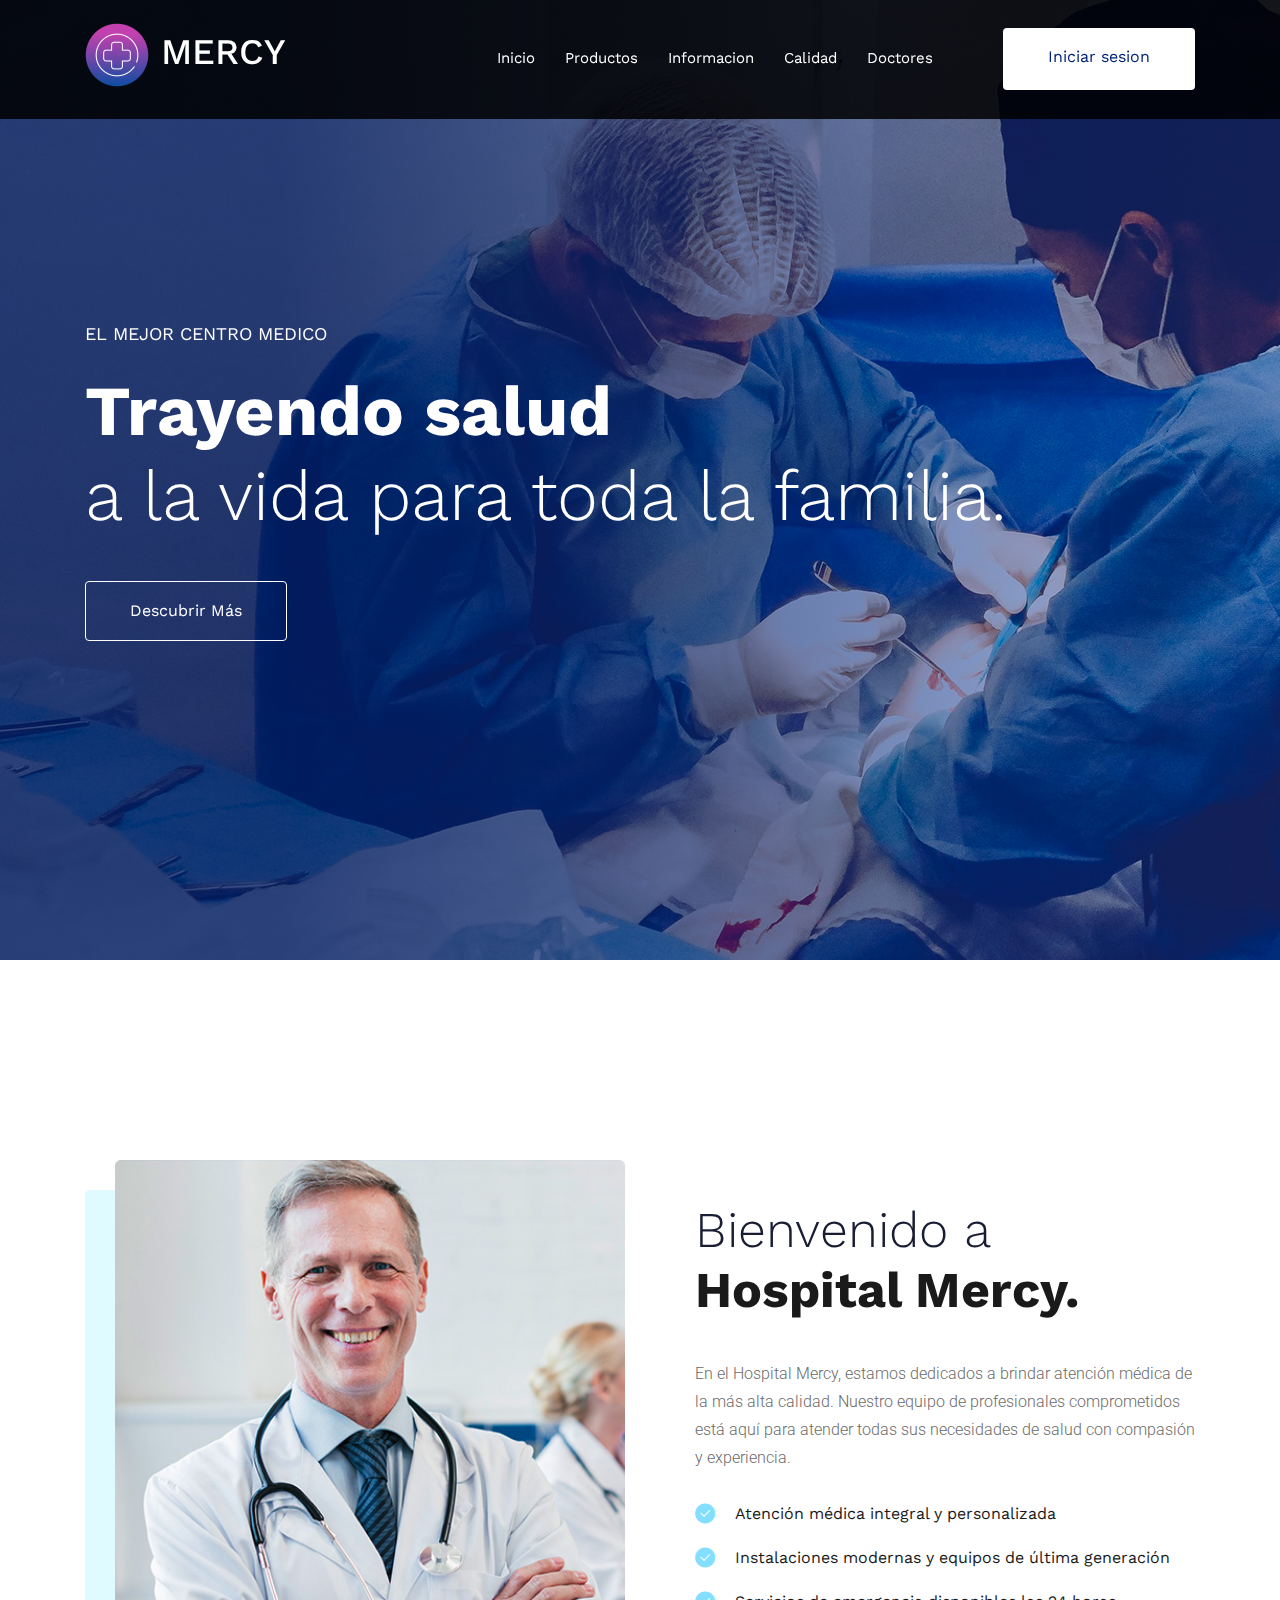
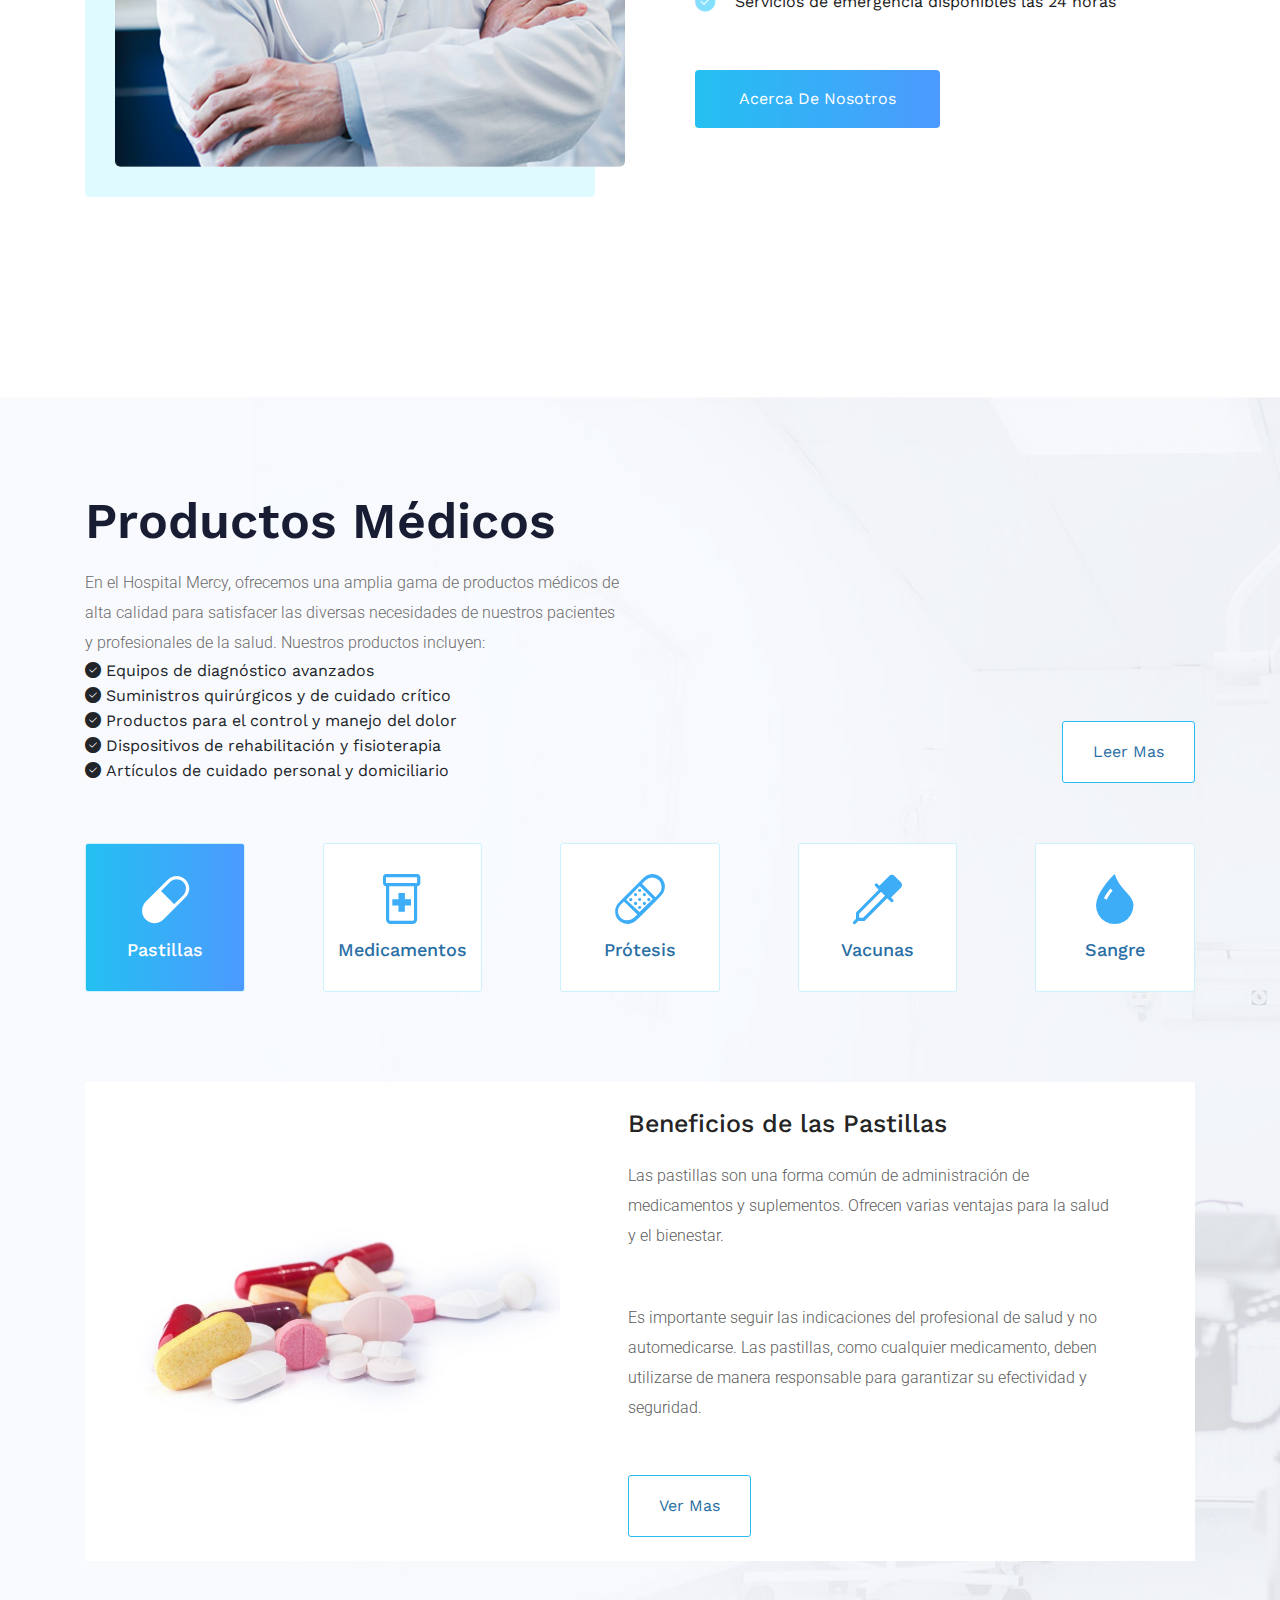
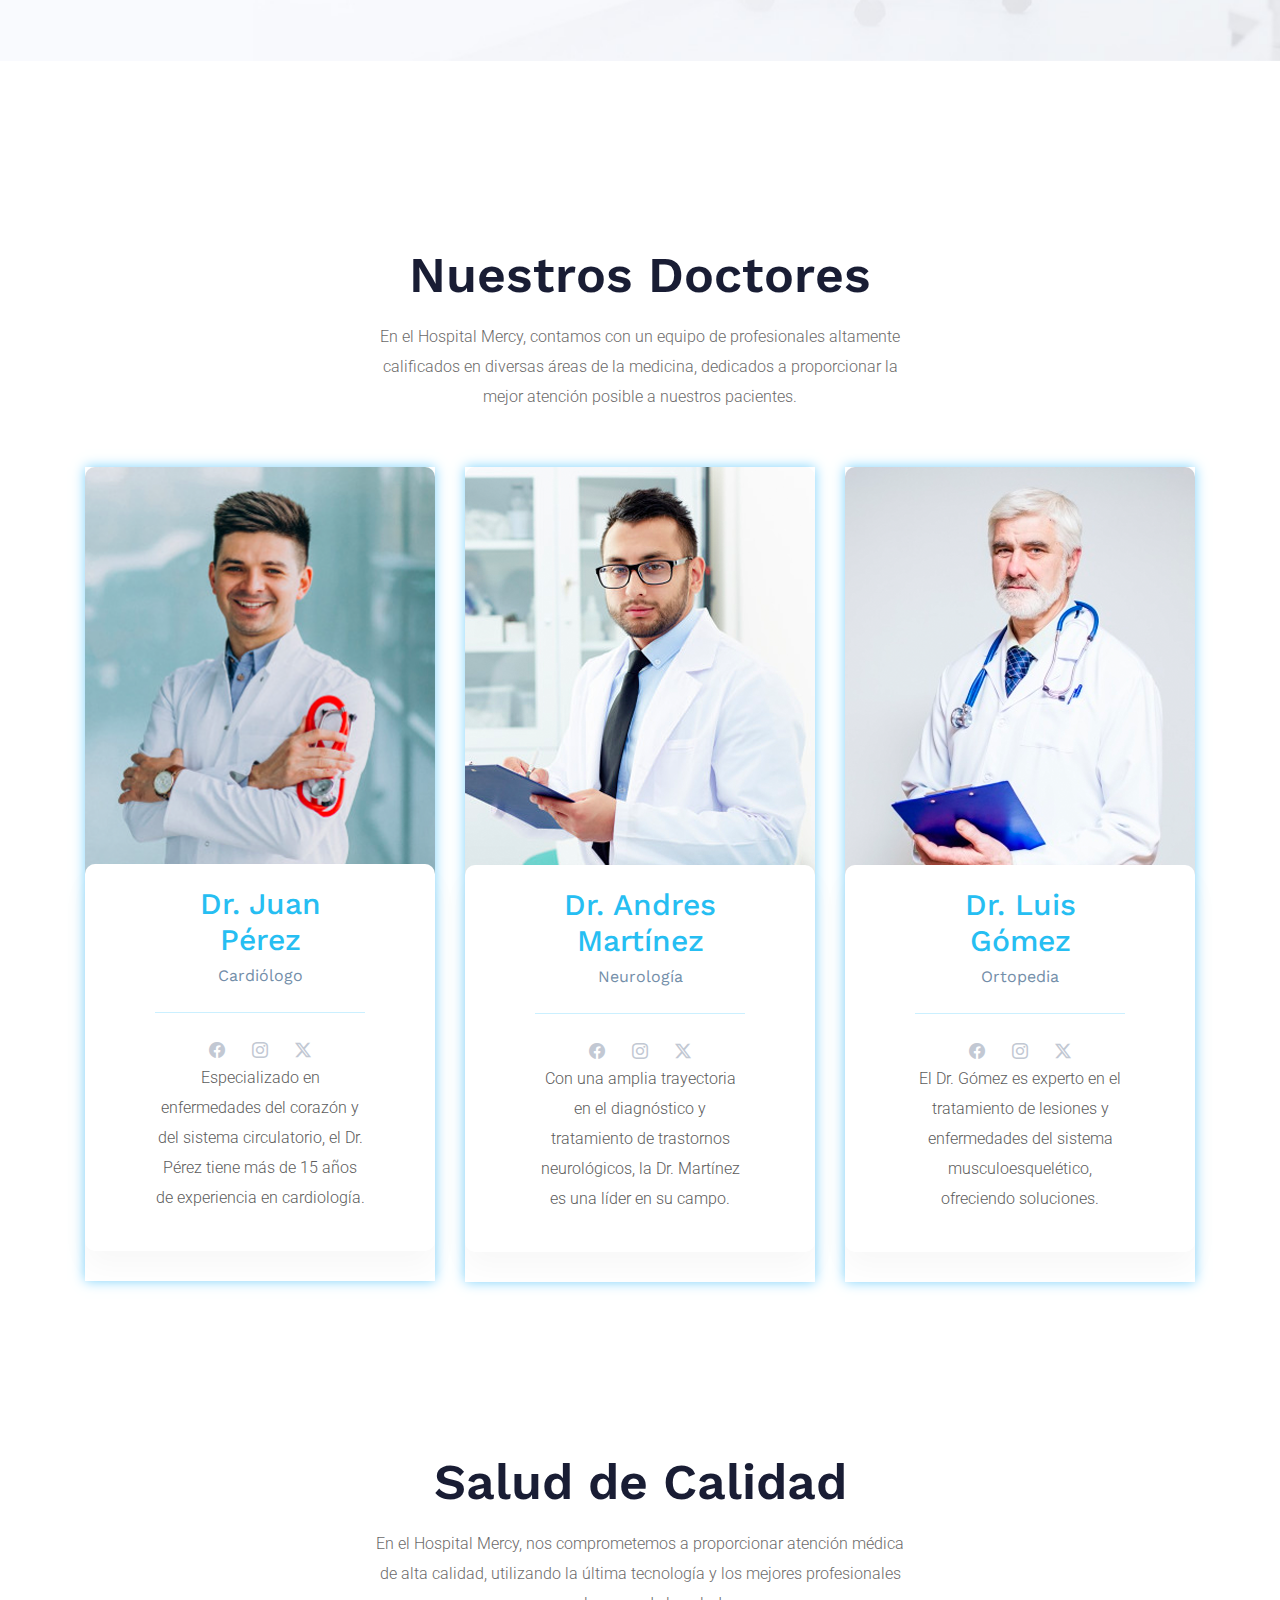
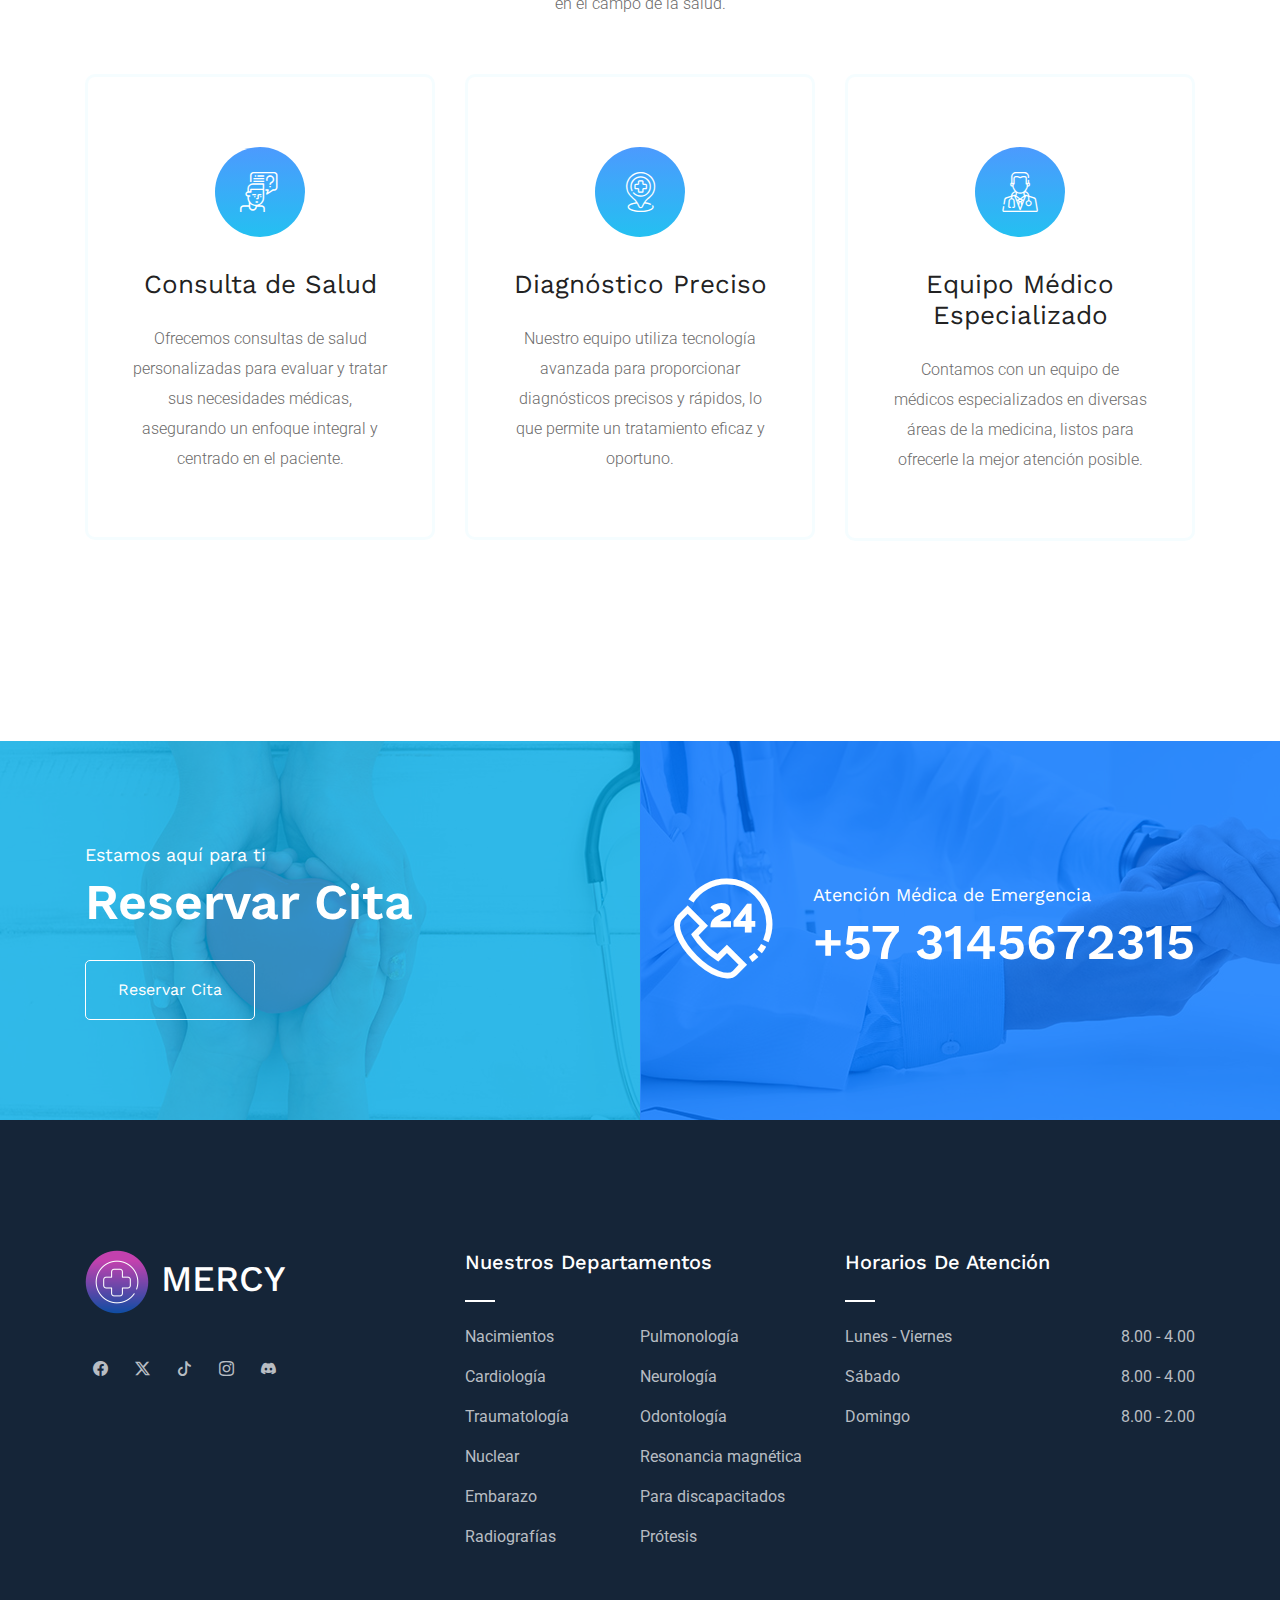
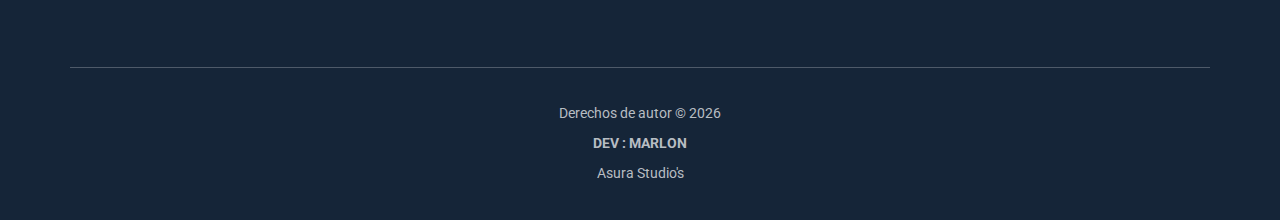
<file: proyecto6/index.html>
<!doctype html>
<html class="no-js" lang="zxx">

<head>
    <meta charset="utf-8">
    <meta http-equiv="x-ua-compatible" content="ie=edge">
    <title>MERCY</title>
    <meta name="description" content="">
    <meta name="viewport" content="width=device-width, initial-scale=1">

    <!-- <link rel="manifest" href="site.webmanifest"> -->
    <!-- logo favicon -->
    <link rel="shortcut icon" type="image/x-icon" href="./img/icon.png">
    <!--https://themewagon.com/themes/argon-dashboard/-->
    <!-- CSS here -->
    <link rel="stylesheet" href="./css/bootstrap.min.css">
    <link rel="stylesheet" href="./css/owl.carousel.min.css">
    <link rel="stylesheet" href="./css/magnific-popup.css">
    <link rel="stylesheet" href="./css/font-awesome.min.css">
    <link rel="stylesheet" href="./css/themify-icons.css">
    <link rel="stylesheet" href="./css/nice-select.css">
    <link rel="stylesheet" href="./css/flaticon.css">
    <link rel="stylesheet" href="./css/gijgo.css">
    <link rel="stylesheet" href="./css/animate.css">
    <link rel="stylesheet" href="./css/slicknav.css">
    <link rel="stylesheet" href="./css/style.css">
    <!-- <link rel="stylesheet" href="css/responsive.css"> -->

    <!--bootstrap-icons-->
    <link rel="stylesheet" href="https://cdn.jsdelivr.net/npm/bootstrap-icons@1.11.3/font/bootstrap-icons.min.css">
</head>

<body>

    <!-- header-incio -->
    <header>
        <div class="header-area ">
            <div id="sticky-header" class="main-header-area">
                <div class="container">
                    <div class="row align-items-center">
                        <div class="col-xl-3 col-lg-3">
                            <div class="logo-img">
                                <a href="index.html">
                                    <h1 style="color: white;"> <img src="./img/icon2.png" alt=""> MERCY</h1>
                                </a>
                            </div>
                        </div>
                        <div class="col-xl-9 col-lg-9">
                            <div class="menu_wrap d-none d-lg-block">
                                <div class="menu_wrap_inner d-flex align-items-center justify-content-end">
                                    <div class="main-menu">
                                        <nav>
                                            <ul id="navigation">
                                                <li><a class="text116" href="#">Inicio</a></li>
                                                <li><a class="text116" href="#productos">Productos</a></li>
                                                <li><a class="text116" href="#info">Informacion</a></li>
                                                <li><a class="text116" href="#calidad">Calidad</a></li>
                                                <li><a class="text116" href="#doctores">Doctores</a></li>
                                            </ul>
                                        </nav>
                                    </div>
                                    <div class="book_room">
                                        <div class="book_btn">
                                            <a class="text115" href="./login.html">Iniciar sesion</a>
                                        </div>
                                    </div>
                                </div>
                            </div>
                        </div>
                        <div class="col-12">
                            <div class="mobile_menu d-block d-lg-none"></div>
                        </div>
                    </div>
                </div>
            </div>
        </div>
    </header>
    <!-- header-fin -->

    <!-- slider inicio -->
    <div class="slider_area">
        <div class="slider_active owl-carousel">
            <div class="single_slider  d-flex align-items-center slider_bg_1 overlay">
                <div class="container">
                    <div class="row">
                        <div class="col-xl-12">
                            <div class="slider_text ">
                                <span>El mejor centro medico</span>
                                <h3> <span>Trayendo salud</span> <br>
                                    a la vida para toda la familia.</h3>
                                <a href="#" class="boxed-btn5">Descubrir más
                                </a>
                            </div>
                        </div>
                    </div>
                </div>
            </div>
        </div>
    </div>
    <!-- slider fin -->

    <!-- Bienvenida inicio -->
    <div class="welcome_clicnic_area" id="info">
        <div class="container">
            <div class="row align-items-center">
                <div class="col-xl-6 col-lg-6">
                    <div class="welcome_thumb">
                        <div class="thumb_1">
                            <img src="img/about/1.jpg" alt="">
                        </div>
                    </div>
                </div>
                <div class="col-xl-6 col-lg-6">
                    <div class="welcome_docmed_info">
                        <h3>Bienvenido a
                            <span>Hospital Mercy.</span>
                        </h3>
                        <p>En el Hospital Mercy, estamos dedicados a brindar atención médica de la más alta calidad.
                            Nuestro equipo de profesionales comprometidos está aquí para atender todas sus necesidades
                            de salud con compasión y experiencia.</p>
                        <ul>
                            <li> <i class="flaticon-verified"></i> Atención médica integral y personalizada </li>
                            <li> <i class="flaticon-verified"></i> Instalaciones modernas y equipos de última generación
                            </li>
                            <li> <i class="flaticon-verified"></i> Servicios de emergencia disponibles las 24 horas</li>
                        </ul>
                        <a href="#" class="boxed-btn6">Acerca de nosotros</a>
                    </div>
                </div>
            </div>
        </div>
    </div>
    <!-- Bienvnida fin -->

    <!-- Productos incicio  -->
    <div class="depertment_area" id="productos">
        <div class="container">
            <div class="row custom_align align-items-end justify-content-between">
                <div class="col-lg-6">
                    <div class="section_title">
                        <h3>Productos Médicos</h3>
                        <p>En el Hospital Mercy, ofrecemos una amplia gama de productos médicos de alta calidad para
                            satisfacer las diversas necesidades de nuestros pacientes y profesionales de la salud.
                            Nuestros productos incluyen:</p>
                        <ul>
                            <li> <i class="flaticon-verified"></i> Equipos de diagnóstico avanzados </li>
                            <li> <i class="flaticon-verified"></i> Suministros quirúrgicos y de cuidado crítico</li>
                            <li> <i class="flaticon-verified"></i> Productos para el control y manejo del dolor </li>
                            <li> <i class="flaticon-verified"></i> Dispositivos de rehabilitación y fisioterapia</li>
                            <li> <i class="flaticon-verified"></i> Artículos de cuidado personal y domiciliario</li>
                        </ul>
                    </div>
                </div>
                <div class="col-lg-6">
                    <div class="learn_more_btn text-right">
                        <a href="#" class="boxed-btn">Leer mas</a>
                    </div>
                </div>
            </div>

            <div class="row">
                <div class="col-lg-12">
                    <div class="depart_ment_tab mb-30">
                        <ul class="nav" id="myTab" role="tablist">
                            <li class="nav-item">
                                <a class="nav-link active" id="home-tab" data-toggle="tab" href="#home" role="tab"
                                    aria-controls="home" aria-selected="true">
                                    <i class="bi bi-capsule"></i>
                                    <h4 class="text115">Pastillas</h4>
                                </a>
                            </li>
                            <li class="nav-item">
                                <a class="nav-link" id="profile-tab" data-toggle="tab" href="#profile" role="tab"
                                    aria-controls="profile" aria-selected="false">
                                    <i class="bi bi-prescription2"></i>
                                    <h4 class="text115">Medicamentos</h4>
                                </a>
                            </li>
                            <li class="nav-item">
                                <a class="nav-link" id="contact-tab" data-toggle="tab" href="#contact" role="tab"
                                    aria-controls="contact" aria-selected="false">
                                    <i class="bi bi-bandaid"></i>
                                    <h4 class="text115">Prótesis</h4>
                                </a>
                            </li>
                            <li class="nav-item">
                                <a class="nav-link" id="Neuroanatomy-tab" data-toggle="tab" href="#Astrology" role="tab"
                                    aria-controls="contact" aria-selected="false">
                                    <i class="bi bi-eyedropper"></i>
                                    <h4 class="text115">Vacunas</h4>
                                </a>
                            </li>
                            <li class="nav-item">
                                <a class="nav-link" id="Blood-tab" data-toggle="tab" href="#sangre" role="tab"
                                    aria-controls="contact" aria-selected="false">
                                    <i class="bi bi-droplet-fill"></i>
                                    <h4 class="text115">Sangre</h4>
                                </a>
                            </li>
                        </ul>
                    </div>
                </div>
            </div>
            <div class="dept_main_info white-bg py-4">
                <div class="tab-content" id="myTabContent">
                    <div class="tab-pane fade show active" id="home" role="tabpanel" aria-labelledby="home-tab">
                        <!-- contenido  -->
                        <div class="row align-items-center">
                            <div class="col-lg-5">
                                <div class="dept_thumb">
                                    <img style="margin-left: 30px;" src="./img/pills2.jpg" alt="">
                                </div>
                            </div>
                            <div class="col-lg-7">
                                <div class="dept_info">
                                    <h3>Beneficios de las Pastillas</h3>
                                    <p>Las pastillas son una forma común de administración de medicamentos y
                                        suplementos. Ofrecen varias ventajas para la salud y el bienestar.</p>

                                    <p>Es importante seguir las indicaciones del profesional de salud y no
                                        automedicarse. Las pastillas, como cualquier medicamento, deben utilizarse de
                                        manera responsable para garantizar su efectividad y seguridad.</p>
                                    <a href="#" class="boxed-btn">Ver mas</a>
                                </div>
                            </div>
                        </div>
                        <!-- contenido  -->
                    </div>
                    <div class="tab-pane fade" id="profile" role="tabpanel" aria-labelledby="profile-tab">
                        <!-- contenido  -->
                        <div class="row align-items-center">
                            <div class="col-lg-5">
                                <div class="dept_thumb">
                                    <img style="margin-left: 30px;" src="./img/medicamentos.jpg" alt="">
                                </div>
                            </div>
                            <div class="col-lg-7">
                                <div class="dept_info">
                                    <h3>Beneficios de los Medicamentos</h3>
                                    <p>Los medicamentos juegan un papel crucial en el tratamiento y la prevención de
                                        enfermedades.</p>

                                    <p>Es fundamental seguir las indicaciones del profesional de salud y usar los
                                        medicamentos de manera responsable. El uso inadecuado de los medicamentos puede
                                        llevar a efectos secundarios no deseados y reducir su eficacia.</p>
                                    <a href="#" class="boxed-btn">Ver mas</a>
                                </div>
                            </div>
                        </div>
                        <!-- contenido  -->
                    </div>
                    <div class="tab-pane fade" id="contact" role="tabpanel" aria-labelledby="contact-tab">
                        <!-- contenido  -->
                        <div class="row align-items-center">
                            <div class="col-lg-5">
                                <div class="dept_thumb">
                                    <img style="margin-left: 30px;" src="./img/protesis.jpg" alt="">
                                </div>
                            </div>
                            <div class="col-lg-7">
                                <div class="dept_info">
                                    <h3>Beneficios de las Prótesis</h3>
                                    <p>Las prótesis son dispositivos médicos diseñados para reemplazar partes del cuerpo
                                        perdidas o dañadas. Ofrecen numerosos beneficios.
                                    </p>

                                    <p>Es esencial que las prótesis sean adaptadas y ajustadas correctamente por
                                        profesionales de la salud para maximizar su efectividad y comodidad. El
                                        seguimiento y la rehabilitación son cruciales para el éxito a largo plazo del
                                        uso de prótesis.</p>
                                    <a href="#" class="boxed-btn">Ver mas</a>
                                </div>
                            </div>
                        </div>
                        <!-- contenido  -->
                    </div>
                    <div class="tab-pane fade" id="Astrology" role="tabpanel" aria-labelledby="Astrology-tab">
                        <!-- contenido  -->
                        <div class="row align-items-center">
                            <div class="col-lg-5">
                                <div class="dept_thumb">
                                    <img style="margin-left: 30px;" src="./img/vacuna.avif" alt="">
                                </div>
                            </div>
                            <div class="col-lg-7">
                                <div class="dept_info">
                                    <h3>Beneficios de las Vacunas</h3>
                                    <p>Las vacunas son herramientas esenciales en la prevención de enfermedades
                                        infecciosas y han tenido un impacto significativo en la salud pública.</p>

                                    <p>Es crucial seguir los calendarios de vacunación recomendados por las autoridades
                                        sanitarias y entender que las vacunas son seguras y efectivas. La vacunación no
                                        solo protege a los individuos, sino también a la comunidad en general.</p>
                                    <a href="#" class="boxed-btn">Ver mas</a>
                                </div>
                            </div>
                        </div>
                        <!-- contenido  -->
                    </div>
                    <div class="tab-pane fade" id="sangre" role="tabpanel" aria-labelledby="Neuroanatomy-tab">
                        <!-- contenido  -->
                        <div class="row align-items-center">
                            <div class="col-lg-5">
                                <div class="dept_thumb">
                                    <img style="margin-left: 30px;" src="./img/sangre.jpg" alt="">
                                </div>
                            </div>
                            <div class="col-lg-7">
                                <div class="dept_info">
                                    <h3>Beneficios de las Donaciones de Sangre</h3>
                                    <p>Las donaciones de sangre son vitales para el sistema de salud, proporcionando una
                                        fuente esencial de vida para aquellos que la necesitan.</p>

                                    <p>Es importante donar sangre de manera regular y acudir a los centros de donación
                                        autorizados. La donación es un proceso seguro y controlado, y cada contribución
                                        hace una gran diferencia en la vida de muchas personas.</p>
                                    <a href="#" class="boxed-btn">Ver mas</a>
                                </div>
                            </div>
                        </div>
                        <!-- contenido  -->
                    </div>
                </div>
            </div>

        </div>
    </div>
    <!-- productos fin  -->

    <!-- Doctores incio -->
    <div class="expert_doctors_area" id="doctores">
        <div class="container">
            <div class="row justify-content-center">
                <div class="col-lg-6">
                    <div class="section_title mb-55 text-center">
                        <h3>Nuestros Doctores</h3>
                        <p>En el Hospital Mercy, contamos con un equipo de profesionales altamente calificados en
                            diversas áreas de la medicina, dedicados a proporcionar la mejor atención posible a nuestros
                            pacientes.</p>
                    </div>
                </div>
            </div>
            <div class="row justify-content-center">
                <div class="col-lg-4 col-md-6">
                    <div class="single_expert">
                        <div class="expert_thumb">
                            <img src="img/experts/1.png" alt="Dr. Juan Pérez">
                        </div>
                        <div class="experts_name text-center">
                            <h3>Dr. Juan Pérez</h3>
                            <span>Cardiólogo</span>
                            <div class="social_links">
                                <ul>
                                    <li>
                                        <a href="#"> <i class="bi bi-facebook"></i> </a>
                                    </li>
                                    <li>
                                        <a href="#"> <i class="bi bi-instagram"></i> </a>
                                    </li>
                                    <li>
                                        <a href="#"> <i class="bi bi-twitter-x"></i> </a>
                                    </li>
                                </ul>
                            </div>
                            <p>Especializado en enfermedades del corazón y del sistema circulatorio, el Dr. Pérez tiene
                                más de 15 años de experiencia en cardiología.</p>
                        </div>
                    </div>
                </div>
                <div class="col-lg-4 col-md-6">
                    <div class="single_expert">
                        <div class="expert_thumb">
                            <img src="img/experts/2.png" alt="Dra. Ana Martínez">
                        </div>
                        <div class="experts_name text-center">
                            <h3>Dr. Andres Martínez</h3>
                            <span>Neurología</span>
                            <div class="social_links">
                                <ul>
                                    <li>
                                        <a href="#"> <i class="bi bi-facebook"></i> </a>
                                    </li>
                                    <li>
                                        <a href="#"> <i class="bi bi-instagram"></i> </a>
                                    </li>
                                    <li>
                                        <a href="#"> <i class="bi bi-twitter-x"></i> </a>
                                    </li>
                                </ul>
                            </div>
                            <p>Con una amplia trayectoria en el diagnóstico y tratamiento de trastornos neurológicos, la
                                Dr. Martínez es una líder en su campo.</p>
                        </div>
                    </div>
                </div>
                <div class="col-lg-4 col-md-6">
                    <div class="single_expert">
                        <div class="expert_thumb">
                            <img src="img/experts/3.png" alt="Dr. Luis Gómez">
                        </div>
                        <div class="experts_name text-center">
                            <h3>Dr. Luis Gómez</h3>
                            <span>Ortopedia</span>
                            <div class="social_links">
                                <ul>
                                    <li>
                                        <a href="#"> <i class="bi bi-facebook"></i> </a>
                                    </li>
                                    <li>
                                        <a href="#"> <i class="bi bi-instagram"></i> </a>
                                    </li>
                                    <li>
                                        <a href="#"> <i class="bi bi-twitter-x"></i> </a>
                                    </li>
                                </ul>
                            </div>
                            <p>El Dr. Gómez es experto en el tratamiento de lesiones y enfermedades del sistema
                                musculoesquelético, ofreciendo soluciones.</p>
                        </div>
                    </div>
                </div>
            </div>
        </div>
    </div>

    <!-- doctores fin -->

    <!-- area incio  -->
    <div class="quality_area" id="calidad">
        <div class="container">
            <div class="row justify-content-center">
                <div class="col-lg-6">
                    <div class="section_title mb-55 text-center">
                        <h3>Salud de Calidad</h3>
                        <p>En el Hospital Mercy, nos comprometemos a proporcionar atención médica de alta calidad,
                            utilizando la última tecnología y los mejores profesionales en el campo de la salud.</p>
                    </div>
                </div>
            </div>
            <div class="row">
                <div class="col-lg-4 col-md-6">
                    <div class="single_quality">
                        <div class="icon">
                            <i class="flaticon-customer-service"></i>
                        </div>
                        <h3>Consulta de Salud</h3>
                        <p>Ofrecemos consultas de salud personalizadas para evaluar y tratar sus necesidades médicas,
                            asegurando un enfoque integral y centrado en el paciente.</p>
                    </div>
                </div>
                <div class="col-lg-4 col-md-6">
                    <div class="single_quality">
                        <div class="icon">
                            <i class="flaticon-find"></i>
                        </div>
                        <h3>Diagnóstico Preciso</h3>
                        <p>Nuestro equipo utiliza tecnología avanzada para proporcionar diagnósticos precisos y rápidos,
                            lo que permite un tratamiento eficaz y oportuno.</p>
                    </div>
                </div>
                <div class="col-lg-4 col-md-6">
                    <div class="single_quality">
                        <div class="icon">
                            <i class="flaticon-doctor"></i>
                        </div>
                        <h3>Equipo Médico Especializado</h3>
                        <p>Contamos con un equipo de médicos especializados en diversas áreas de la medicina, listos
                            para ofrecerle la mejor atención posible.</p>
                    </div>
                </div>
            </div>
        </div>
    </div>

    <!-- area fin  -->

    <!-- contactos inicio -->
    <div class="Emergency_contact">
        <div class="Emergency_contact_inner">
            <div class="container">
                <div class="row align-items-center">
                    <div class="col-lg-6">
                        <div class="single_emergency">
                            <div class="info">
                                <span>Estamos aquí para ti</span>
                                <h3>Reservar Cita</h3>
                            </div>
                            <div class="info_button">
                                <a href="#" class="boxed-btn3-white">Reservar Cita</a>
                            </div>
                        </div>
                    </div>
                    <div class="col-lg-6">
                        <div class="single_emergency align-items-center d-flex justify-content-end">
                            <div class="icon">
                                <i class="flaticon-call"></i>
                            </div>
                            <div class="info">
                                <span>Atención Médica de Emergencia</span>
                                <h3>+57 3145672315</h3>
                            </div>
                        </div>
                    </div>
                </div>
            </div>
        </div>
    </div>

    <!-- contactos fin -->

    <!--Footer inicio-->
    <footer class="footer">
        <div class="footer_top">
            <div class="container">
                <div class="row">
                    <div class="col-xl-4 col-md-6 col-lg-4">
                        <div class="footer_widget">
                            <div class="footer_logo">
                                <a href="#">
                                    <h1 style="color: white;"> <img src="./img/icon2.png" alt=""> MERCY</h1>
                                </a>
                            </div>
                            <div class="socail_links">
                                <ul>
                                    <li>
                                        <a href="#">
                                            <i class="bi bi-facebook"></i>
                                        </a>
                                    </li>
                                    <li>
                                        <a href="#">
                                            <i class="bi bi-twitter-x"></i>
                                        </a>
                                    </li>
                                    <li>
                                        <a href="#">
                                            <i class="bi bi-tiktok"></i>
                                        </a>
                                    </li>
                                    <li>
                                        <a href="#">
                                            <i class="bi bi-instagram"></i>
                                        </a>
                                    </li>
                                    <li>
                                        <a href="#">
                                            <i class="bi bi-discord"></i>
                                        </a>
                                    </li>
                                </ul>
                            </div>
                        </div>
                    </div>
                    <div class="col-xl-4 col-md-6 col-lg-4">
                        <div class="footer_widget">
                            <h3 class="footer_title">
                                Nuestros Departamentos
                            </h3>
                            <ul class="links">
                                <li><a href="#">Nacimientos</a></li>
                                <li><a href="#">Pulmonología</a></li>
                                <li><a href="#">Cardiología</a></li>
                                <li><a href="#">Neurología</a></li>
                                <li><a href="#">Traumatología</a></li>
                                <li><a href="#">Odontología</a></li>
                                <li><a href="#">Nuclear</a></li>
                                <li><a href="#">Resonancia magnética</a></li>
                                <li><a href="#">Embarazo</a></li>
                                <li><a href="#">Para discapacitados</a></li>
                                <li><a href="#">Radiografías</a></li>
                                <li><a href="#">Prótesis</a></li>
                            </ul>
                        </div>
                    </div>
                    <div class="col-xl-4 col-md-6 col-lg-4">
                        <div class="footer_widget">
                            <h3 class="footer_title">
                                Horarios de Atención
                            </h3>
                            <ul class="meting_time">
                                <li class="d-flex justify-content-between"><span>Lunes - Viernes</span> <span>8.00 -
                                        4.00</span></li>
                                <li class="d-flex justify-content-between"><span>Sábado</span> <span>8.00 - 4.00</span>
                                </li>
                                <li class="d-flex justify-content-between"><span>Domingo</span> <span>8.00 -
                                        2.00</span></li>
                            </ul>
                        </div>
                    </div>
                </div>
            </div>
        </div>
        <div class="copy-right_text">
            <div class="container">
                <div class="row">
                    <div class="bordered_1px"></div>
                    <div class="col-xl-12">
                        <p class="copy_right text-center">
                            Derechos de autor &copy;
                            <script>document.write(new Date().getFullYear());</script> <br> <strong class="text115">DEV
                                :
                                MARLON</strong><br>Asura Studio's
                        </p>
                    </div>
                </div>
            </div>
        </div>
    </footer>
    <!--Footer fin-->


    <!-- JS  -->
    <script src="js/vendor/modernizr-3.5.0.min.js"></script>
    <script src="js/vendor/jquery-1.12.4.min.js"></script>
    <script src="js/popper.min.js"></script>
    <script src="js/bootstrap.min.js"></script>
    <script src="js/owl.carousel.min.js"></script>
    <script src="js/isotope.pkgd.min.js"></script>
    <script src="js/ajax-form.js"></script>
    <script src="js/waypoints.min.js"></script>
    <script src="js/jquery.counterup.min.js"></script>
    <script src="js/imagesloaded.pkgd.min.js"></script>
    <script src="js/scrollIt.js"></script>
    <script src="js/jquery.scrollUp.min.js"></script>
    <script src="js/wow.min.js"></script>
    <script src="js/nice-select.min.js"></script>
    <script src="js/jquery.slicknav.min.js"></script>
    <script src="js/jquery.magnific-popup.min.js"></script>
    <script src="js/plugins.js"></script>
    <script src="js/gijgo.min.js"></script>

    <script src="js/main.js"></script>
</body>

</html>
</file>
<file: proyecto6/css/themify-icons.css>
@font-face {
	font-family: 'themify';
	src:url('../fonts/themify.eot?-fvbane');
	src:url('../fonts/themify.eot?#iefix-fvbane') format('embedded-opentype'),
		url('../fonts/themify.woff?-fvbane') format('woff'),
		url('../fonts/themify.ttf?-fvbane') format('truetype'),
		url('../fonts/themify.svg?-fvbane#themify') format('svg');
	font-weight: normal;
	font-style: normal;
}

[class^="ti-"], [class*=" ti-"] {
	font-family: 'themify';
	/* speak: none; */
	font-style: normal;
	font-weight: normal;
	font-variant: normal;
	text-transform: none;
	line-height: 1;

	/* Better Font Rendering =========== */
	-webkit-font-smoothing: antialiased;
	-moz-osx-font-smoothing: grayscale;
}

.ti-wand:before {
	content: "\e600";
}
.ti-volume:before {
	content: "\e601";
}
.ti-user:before {
	content: "\e602";
}
.ti-unlock:before {
	content: "\e603";
}
.ti-unlink:before {
	content: "\e604";
}
.ti-trash:before {
	content: "\e605";
}
.ti-thought:before {
	content: "\e606";
}
.ti-target:before {
	content: "\e607";
}
.ti-tag:before {
	content: "\e608";
}
.ti-tablet:before {
	content: "\e609";
}
.ti-star:before {
	content: "\e60a";
}
.ti-spray:before {
	content: "\e60b";
}
.ti-signal:before {
	content: "\e60c";
}
.ti-shopping-cart:before {
	content: "\e60d";
}
.ti-shopping-cart-full:before {
	content: "\e60e";
}
.ti-settings:before {
	content: "\e60f";
}
.ti-search:before {
	content: "\e610";
}
.ti-zoom-in:before {
	content: "\e611";
}
.ti-zoom-out:before {
	content: "\e612";
}
.ti-cut:before {
	content: "\e613";
}
.ti-ruler:before {
	content: "\e614";
}
.ti-ruler-pencil:before {
	content: "\e615";
}
.ti-ruler-alt:before {
	content: "\e616";
}
.ti-bookmark:before {
	content: "\e617";
}
.ti-bookmark-alt:before {
	content: "\e618";
}
.ti-reload:before {
	content: "\e619";
}
.ti-plus:before {
	content: "\e61a";
}
.ti-pin:before {
	content: "\e61b";
}
.ti-pencil:before {
	content: "\e61c";
}
.ti-pencil-alt:before {
	content: "\e61d";
}
.ti-paint-roller:before {
	content: "\e61e";
}
.ti-paint-bucket:before {
	content: "\e61f";
}
.ti-na:before {
	content: "\e620";
}
.ti-mobile:before {
	content: "\e621";
}
.ti-minus:before {
	content: "\e622";
}
.ti-medall:before {
	content: "\e623";
}
.ti-medall-alt:before {
	content: "\e624";
}
.ti-marker:before {
	content: "\e625";
}
.ti-marker-alt:before {
	content: "\e626";
}
.ti-arrow-up:before {
	content: "\e627";
}
.ti-arrow-right:before {
	content: "\e628";
}
.ti-arrow-left:before {
	content: "\e629";
}
.ti-arrow-down:before {
	content: "\e62a";
}
.ti-lock:before {
	content: "\e62b";
}
.ti-location-arrow:before {
	content: "\e62c";
}
.ti-link:before {
	content: "\e62d";
}
.ti-layout:before {
	content: "\e62e";
}
.ti-layers:before {
	content: "\e62f";
}
.ti-layers-alt:before {
	content: "\e630";
}
.ti-key:before {
	content: "\e631";
}
.ti-import:before {
	content: "\e632";
}
.ti-image:before {
	content: "\e633";
}
.ti-heart:before {
	content: "\e634";
}
.ti-heart-broken:before {
	content: "\e635";
}
.ti-hand-stop:before {
	content: "\e636";
}
.ti-hand-open:before {
	content: "\e637";
}
.ti-hand-drag:before {
	content: "\e638";
}
.ti-folder:before {
	content: "\e639";
}
.ti-flag:before {
	content: "\e63a";
}
.ti-flag-alt:before {
	content: "\e63b";
}
.ti-flag-alt-2:before {
	content: "\e63c";
}
.ti-eye:before {
	content: "\e63d";
}
.ti-export:before {
	content: "\e63e";
}
.ti-exchange-vertical:before {
	content: "\e63f";
}
.ti-desktop:before {
	content: "\e640";
}
.ti-cup:before {
	content: "\e641";
}
.ti-crown:before {
	content: "\e642";
}
.ti-comments:before {
	content: "\e643";
}
.ti-comment:before {
	content: "\e644";
}
.ti-comment-alt:before {
	content: "\e645";
}
.ti-close:before {
	content: "\e646";
}
.ti-clip:before {
	content: "\e647";
}
.ti-angle-up:before {
	content: "\e648";
}
.ti-angle-right:before {
	content: "\e649";
}
.ti-angle-left:before {
	content: "\e64a";
}
.ti-angle-down:before {
	content: "\e64b";
}
.ti-check:before {
	content: "\e64c";
}
.ti-check-box:before {
	content: "\e64d";
}
.ti-camera:before {
	content: "\e64e";
}
.ti-announcement:before {
	content: "\e64f";
}
.ti-brush:before {
	content: "\e650";
}
.ti-briefcase:before {
	content: "\e651";
}
.ti-bolt:before {
	content: "\e652";
}
.ti-bolt-alt:before {
	content: "\e653";
}
.ti-blackboard:before {
	content: "\e654";
}
.ti-bag:before {
	content: "\e655";
}
.ti-move:before {
	content: "\e656";
}
.ti-arrows-vertical:before {
	content: "\e657";
}
.ti-arrows-horizontal:before {
	content: "\e658";
}
.ti-fullscreen:before {
	content: "\e659";
}
.ti-arrow-top-right:before {
	content: "\e65a";
}
.ti-arrow-top-left:before {
	content: "\e65b";
}
.ti-arrow-circle-up:before {
	content: "\e65c";
}
.ti-arrow-circle-right:before {
	content: "\e65d";
}
.ti-arrow-circle-left:before {
	content: "\e65e";
}
.ti-arrow-circle-down:before {
	content: "\e65f";
}
.ti-angle-double-up:before {
	content: "\e660";
}
.ti-angle-double-right:before {
	content: "\e661";
}
.ti-angle-double-left:before {
	content: "\e662";
}
.ti-angle-double-down:before {
	content: "\e663";
}
.ti-zip:before {
	content: "\e664";
}
.ti-world:before {
	content: "\e665";
}
.ti-wheelchair:before {
	content: "\e666";
}
.ti-view-list:before {
	content: "\e667";
}
.ti-view-list-alt:before {
	content: "\e668";
}
.ti-view-grid:before {
	content: "\e669";
}
.ti-uppercase:before {
	content: "\e66a";
}
.ti-upload:before {
	content: "\e66b";
}
.ti-underline:before {
	content: "\e66c";
}
.ti-truck:before {
	content: "\e66d";
}
.ti-timer:before {
	content: "\e66e";
}
.ti-ticket:before {
	content: "\e66f";
}
.ti-thumb-up:before {
	content: "\e670";
}
.ti-thumb-down:before {
	content: "\e671";
}
.ti-text:before {
	content: "\e672";
}
.ti-stats-up:before {
	content: "\e673";
}
.ti-stats-down:before {
	content: "\e674";
}
.ti-split-v:before {
	content: "\e675";
}
.ti-split-h:before {
	content: "\e676";
}
.ti-smallcap:before {
	content: "\e677";
}
.ti-shine:before {
	content: "\e678";
}
.ti-shift-right:before {
	content: "\e679";
}
.ti-shift-left:before {
	content: "\e67a";
}
.ti-shield:before {
	content: "\e67b";
}
.ti-notepad:before {
	content: "\e67c";
}
.ti-server:before {
	content: "\e67d";
}
.ti-quote-right:before {
	content: "\e67e";
}
.ti-quote-left:before {
	content: "\e67f";
}
.ti-pulse:before {
	content: "\e680";
}
.ti-printer:before {
	content: "\e681";
}
.ti-power-off:before {
	content: "\e682";
}
.ti-plug:before {
	content: "\e683";
}
.ti-pie-chart:before {
	content: "\e684";
}
.ti-paragraph:before {
	content: "\e685";
}
.ti-panel:before {
	content: "\e686";
}
.ti-package:before {
	content: "\e687";
}
.ti-music:before {
	content: "\e688";
}
.ti-music-alt:before {
	content: "\e689";
}
.ti-mouse:before {
	content: "\e68a";
}
.ti-mouse-alt:before {
	content: "\e68b";
}
.ti-money:before {
	content: "\e68c";
}
.ti-microphone:before {
	content: "\e68d";
}
.ti-menu:before {
	content: "\e68e";
}
.ti-menu-alt:before {
	content: "\e68f";
}
.ti-map:before {
	content: "\e690";
}
.ti-map-alt:before {
	content: "\e691";
}
.ti-loop:before {
	content: "\e692";
}
.ti-location-pin:before {
	content: "\e693";
}
.ti-list:before {
	content: "\e694";
}
.ti-light-bulb:before {
	content: "\e695";
}
.ti-Italic:before {
	content: "\e696";
}
.ti-info:before {
	content: "\e697";
}
.ti-infinite:before {
	content: "\e698";
}
.ti-id-badge:before {
	content: "\e699";
}
.ti-hummer:before {
	content: "\e69a";
}
.ti-home:before {
	content: "\e69b";
}
.ti-help:before {
	content: "\e69c";
}
.ti-headphone:before {
	content: "\e69d";
}
.ti-harddrives:before {
	content: "\e69e";
}
.ti-harddrive:before {
	content: "\e69f";
}
.ti-gift:before {
	content: "\e6a0";
}
.ti-game:before {
	content: "\e6a1";
}
.ti-filter:before {
	content: "\e6a2";
}
.ti-files:before {
	content: "\e6a3";
}
.ti-file:before {
	content: "\e6a4";
}
.ti-eraser:before {
	content: "\e6a5";
}
.ti-envelope:before {
	content: "\e6a6";
}
.ti-download:before {
	content: "\e6a7";
}
.ti-direction:before {
	content: "\e6a8";
}
.ti-direction-alt:before {
	content: "\e6a9";
}
.ti-dashboard:before {
	content: "\e6aa";
}
.ti-control-stop:before {
	content: "\e6ab";
}
.ti-control-shuffle:before {
	content: "\e6ac";
}
.ti-control-play:before {
	content: "\e6ad";
}
.ti-control-pause:before {
	content: "\e6ae";
}
.ti-control-forward:before {
	content: "\e6af";
}
.ti-control-backward:before {
	content: "\e6b0";
}
.ti-cloud:before {
	content: "\e6b1";
}
.ti-cloud-up:before {
	content: "\e6b2";
}
.ti-cloud-down:before {
	content: "\e6b3";
}
.ti-clipboard:before {
	content: "\e6b4";
}
.ti-car:before {
	content: "\e6b5";
}
.ti-calendar:before {
	content: "\e6b6";
}
.ti-book:before {
	content: "\e6b7";
}
.ti-bell:before {
	content: "\e6b8";
}
.ti-basketball:before {
	content: "\e6b9";
}
.ti-bar-chart:before {
	content: "\e6ba";
}
.ti-bar-chart-alt:before {
	content: "\e6bb";
}
.ti-back-right:before {
	content: "\e6bc";
}
.ti-back-left:before {
	content: "\e6bd";
}
.ti-arrows-corner:before {
	content: "\e6be";
}
.ti-archive:before {
	content: "\e6bf";
}
.ti-anchor:before {
	content: "\e6c0";
}
.ti-align-right:before {
	content: "\e6c1";
}
.ti-align-left:before {
	content: "\e6c2";
}
.ti-align-justify:before {
	content: "\e6c3";
}
.ti-align-center:before {
	content: "\e6c4";
}
.ti-alert:before {
	content: "\e6c5";
}
.ti-alarm-clock:before {
	content: "\e6c6";
}
.ti-agenda:before {
	content: "\e6c7";
}
.ti-write:before {
	content: "\e6c8";
}
.ti-window:before {
	content: "\e6c9";
}
.ti-widgetized:before {
	content: "\e6ca";
}
.ti-widget:before {
	content: "\e6cb";
}
.ti-widget-alt:before {
	content: "\e6cc";
}
.ti-wallet:before {
	content: "\e6cd";
}
.ti-video-clapper:before {
	content: "\e6ce";
}
.ti-video-camera:before {
	content: "\e6cf";
}
.ti-vector:before {
	content: "\e6d0";
}
.ti-themify-logo:before {
	content: "\e6d1";
}
.ti-themify-favicon:before {
	content: "\e6d2";
}
.ti-themify-favicon-alt:before {
	content: "\e6d3";
}
.ti-support:before {
	content: "\e6d4";
}
.ti-stamp:before {
	content: "\e6d5";
}
.ti-split-v-alt:before {
	content: "\e6d6";
}
.ti-slice:before {
	content: "\e6d7";
}
.ti-shortcode:before {
	content: "\e6d8";
}
.ti-shift-right-alt:before {
	content: "\e6d9";
}
.ti-shift-left-alt:before {
	content: "\e6da";
}
.ti-ruler-alt-2:before {
	content: "\e6db";
}
.ti-receipt:before {
	content: "\e6dc";
}
.ti-pin2:before {
	content: "\e6dd";
}
.ti-pin-alt:before {
	content: "\e6de";
}
.ti-pencil-alt2:before {
	content: "\e6df";
}
.ti-palette:before {
	content: "\e6e0";
}
.ti-more:before {
	content: "\e6e1";
}
.ti-more-alt:before {
	content: "\e6e2";
}
.ti-microphone-alt:before {
	content: "\e6e3";
}
.ti-magnet:before {
	content: "\e6e4";
}
.ti-line-double:before {
	content: "\e6e5";
}
.ti-line-dotted:before {
	content: "\e6e6";
}
.ti-line-dashed:before {
	content: "\e6e7";
}
.ti-layout-width-full:before {
	content: "\e6e8";
}
.ti-layout-width-default:before {
	content: "\e6e9";
}
.ti-layout-width-default-alt:before {
	content: "\e6ea";
}
.ti-layout-tab:before {
	content: "\e6eb";
}
.ti-layout-tab-window:before {
	content: "\e6ec";
}
.ti-layout-tab-v:before {
	content: "\e6ed";
}
.ti-layout-tab-min:before {
	content: "\e6ee";
}
.ti-layout-slider:before {
	content: "\e6ef";
}
.ti-layout-slider-alt:before {
	content: "\e6f0";
}
.ti-layout-sidebar-right:before {
	content: "\e6f1";
}
.ti-layout-sidebar-none:before {
	content: "\e6f2";
}
.ti-layout-sidebar-left:before {
	content: "\e6f3";
}
.ti-layout-placeholder:before {
	content: "\e6f4";
}
.ti-layout-menu:before {
	content: "\e6f5";
}
.ti-layout-menu-v:before {
	content: "\e6f6";
}
.ti-layout-menu-separated:before {
	content: "\e6f7";
}
.ti-layout-menu-full:before {
	content: "\e6f8";
}
.ti-layout-media-right-alt:before {
	content: "\e6f9";
}
.ti-layout-media-right:before {
	content: "\e6fa";
}
.ti-layout-media-overlay:before {
	content: "\e6fb";
}
.ti-layout-media-overlay-alt:before {
	content: "\e6fc";
}
.ti-layout-media-overlay-alt-2:before {
	content: "\e6fd";
}
.ti-layout-media-left-alt:before {
	content: "\e6fe";
}
.ti-layout-media-left:before {
	content: "\e6ff";
}
.ti-layout-media-center-alt:before {
	content: "\e700";
}
.ti-layout-media-center:before {
	content: "\e701";
}
.ti-layout-list-thumb:before {
	content: "\e702";
}
.ti-layout-list-thumb-alt:before {
	content: "\e703";
}
.ti-layout-list-post:before {
	content: "\e704";
}
.ti-layout-list-large-image:before {
	content: "\e705";
}
.ti-layout-line-solid:before {
	content: "\e706";
}
.ti-layout-grid4:before {
	content: "\e707";
}
.ti-layout-grid3:before {
	content: "\e708";
}
.ti-layout-grid2:before {
	content: "\e709";
}
.ti-layout-grid2-thumb:before {
	content: "\e70a";
}
.ti-layout-cta-right:before {
	content: "\e70b";
}
.ti-layout-cta-left:before {
	content: "\e70c";
}
.ti-layout-cta-center:before {
	content: "\e70d";
}
.ti-layout-cta-btn-right:before {
	content: "\e70e";
}
.ti-layout-cta-btn-left:before {
	content: "\e70f";
}
.ti-layout-column4:before {
	content: "\e710";
}
.ti-layout-column3:before {
	content: "\e711";
}
.ti-layout-column2:before {
	content: "\e712";
}
.ti-layout-accordion-separated:before {
	content: "\e713";
}
.ti-layout-accordion-merged:before {
	content: "\e714";
}
.ti-layout-accordion-list:before {
	content: "\e715";
}
.ti-ink-pen:before {
	content: "\e716";
}
.ti-info-alt:before {
	content: "\e717";
}
.ti-help-alt:before {
	content: "\e718";
}
.ti-headphone-alt:before {
	content: "\e719";
}
.ti-hand-point-up:before {
	content: "\e71a";
}
.ti-hand-point-right:before {
	content: "\e71b";
}
.ti-hand-point-left:before {
	content: "\e71c";
}
.ti-hand-point-down:before {
	content: "\e71d";
}
.ti-gallery:before {
	content: "\e71e";
}
.ti-face-smile:before {
	content: "\e71f";
}
.ti-face-sad:before {
	content: "\e720";
}
.ti-credit-card:before {
	content: "\e721";
}
.ti-control-skip-forward:before {
	content: "\e722";
}
.ti-control-skip-backward:before {
	content: "\e723";
}
.ti-control-record:before {
	content: "\e724";
}
.ti-control-eject:before {
	content: "\e725";
}
.ti-comments-smiley:before {
	content: "\e726";
}
.ti-brush-alt:before {
	content: "\e727";
}
.ti-youtube:before {
	content: "\e728";
}
.ti-vimeo:before {
	content: "\e729";
}
.ti-twitter:before {
	content: "\e72a";
}
.ti-time:before {
	content: "\e72b";
}
.ti-tumblr:before {
	content: "\e72c";
}
.ti-skype:before {
	content: "\e72d";
}
.ti-share:before {
	content: "\e72e";
}
.ti-share-alt:before {
	content: "\e72f";
}
.ti-rocket:before {
	content: "\e730";
}
.ti-pinterest:before {
	content: "\e731";
}
.ti-new-window:before {
	content: "\e732";
}
.ti-microsoft:before {
	content: "\e733";
}
.ti-list-ol:before {
	content: "\e734";
}
.ti-linkedin:before {
	content: "\e735";
}
.ti-layout-sidebar-2:before {
	content: "\e736";
}
.ti-layout-grid4-alt:before {
	content: "\e737";
}
.ti-layout-grid3-alt:before {
	content: "\e738";
}
.ti-layout-grid2-alt:before {
	content: "\e739";
}
.ti-layout-column4-alt:before {
	content: "\e73a";
}
.ti-layout-column3-alt:before {
	content: "\e73b";
}
.ti-layout-column2-alt:before {
	content: "\e73c";
}
.ti-instagram:before {
	content: "\e73d";
}
.ti-google:before {
	content: "\e73e";
}
.ti-github:before {
	content: "\e73f";
}
.ti-flickr:before {
	content: "\e740";
}
.ti-facebook:before {
	content: "\e741";
}
.ti-dropbox:before {
	content: "\e742";
}
.ti-dribbble:before {
	content: "\e743";
}
.ti-apple:before {
	content: "\e744";
}
.ti-android:before {
	content: "\e745";
}
.ti-save:before {
	content: "\e746";
}
.ti-save-alt:before {
	content: "\e747";
}
.ti-yahoo:before {
	content: "\e748";
}
.ti-wordpress:before {
	content: "\e749";
}
.ti-vimeo-alt:before {
	content: "\e74a";
}
.ti-twitter-alt:before {
	content: "\e74b";
}
.ti-tumblr-alt:before {
	content: "\e74c";
}
.ti-trello:before {
	content: "\e74d";
}
.ti-stack-overflow:before {
	content: "\e74e";
}
.ti-soundcloud:before {
	content: "\e74f";
}
.ti-sharethis:before {
	content: "\e750";
}
.ti-sharethis-alt:before {
	content: "\e751";
}
.ti-reddit:before {
	content: "\e752";
}
.ti-pinterest-alt:before {
	content: "\e753";
}
.ti-microsoft-alt:before {
	content: "\e754";
}
.ti-linux:before {
	content: "\e755";
}
.ti-jsfiddle:before {
	content: "\e756";
}
.ti-joomla:before {
	content: "\e757";
}
.ti-html5:before {
	content: "\e758";
}
.ti-flickr-alt:before {
	content: "\e759";
}
.ti-email:before {
	content: "\e75a";
}
.ti-drupal:before {
	content: "\e75b";
}
.ti-dropbox-alt:before {
	content: "\e75c";
}
.ti-css3:before {
	content: "\e75d";
}
.ti-rss:before {
	content: "\e75e";
}
.ti-rss-alt:before {
	content: "\e75f";
}
</file>
<file: proyecto6/css/nice-select.css>
.nice-select {
  -webkit-tap-highlight-color: transparent;
  background-color: #fff;
  border-radius: 5px;
  border: solid 1px #e8e8e8;
  box-sizing: border-box;
  clear: both;
  cursor: pointer;
  display: block;
  float: left;
  font-family: inherit;
  font-size: 14px;
  font-weight: normal;
  height: 42px;
  line-height: 40px;
  outline: none;
  padding-left: 18px;
  padding-right: 30px;
  position: relative;
  text-align: left !important;
  -webkit-transition: all 0.2s ease-in-out;
  transition: all 0.2s ease-in-out;
  -webkit-user-select: none;
     -moz-user-select: none;
      -ms-user-select: none;
          user-select: none;
  white-space: nowrap;
  width: auto; }
  .nice-select:hover {
    border-color: #dbdbdb; }
  .nice-select:active, .nice-select.open, .nice-select:focus {
    border-color: #999; }


  .nice-select.disabled {
    border-color: #ededed;
    color: #999;
    pointer-events: none; }
    .nice-select.disabled:after {
      border-color: #cccccc; }
  .nice-select.wide {
    width: 100%; }
    .nice-select.wide .list {
      left: 0 !important;
      right: 0 !important; }
  .nice-select.right {
    float: right; }
    .nice-select.right .list {
      left: auto;
      right: 0; }
  .nice-select.small {
    font-size: 12px;
    height: 36px;
    line-height: 34px; }
    .nice-select.small:after {
      height: 4px;
      width: 4px; }
    .nice-select.small .option {
      line-height: 34px;
      min-height: 34px; }
  .nice-select .list {
    background-color: #fff;
    border-radius: 5px;
    box-shadow: 0 0 0 1px rgba(68, 68, 68, 0.11);
    box-sizing: border-box;
    margin-top: 4px;
    opacity: 0;
    overflow: hidden;
    padding: 0;
    pointer-events: none;
    position: absolute;
    top: 100%;
    left: 0;
    -webkit-transform-origin: 50% 0;
        -ms-transform-origin: 50% 0;
            transform-origin: 50% 0;
    -webkit-transform: scale(0.75) translateY(-21px);
        -ms-transform: scale(0.75) translateY(-21px);
            transform: scale(0.75) translateY(-21px);
    -webkit-transition: all 0.2s cubic-bezier(0.5, 0, 0, 1.25), opacity 0.15s ease-out;
    transition: all 0.2s cubic-bezier(0.5, 0, 0, 1.25), opacity 0.15s ease-out;
    z-index: 9; }
    .nice-select .list:hover .option:not(:hover) {
      background-color: transparent !important; }
  .nice-select .option {
    cursor: pointer;
    font-weight: 400;
    line-height: 40px;
    list-style: none;
    min-height: 40px;
    outline: none;
    padding-left: 18px;
    padding-right: 29px;
    text-align: left;
    -webkit-transition: all 0.2s;
    transition: all 0.2s; }
    .nice-select .option:hover, .nice-select .option.focus, .nice-select .option.selected.focus {
      background-color: #f6f6f6; }
    .nice-select .option.selected {
      font-weight: bold; }
    .nice-select .option.disabled {
      background-color: transparent;
      color: #999;
      cursor: default; }

.no-csspointerevents .nice-select .list {
  display: none; }

.no-csspointerevents .nice-select.open .list {
  display: block; }





  /* ,,,,,,,,,,,,,,,, */


  .nice-select:after {
    content: "\e64b";
    display: block;
    height: 5px;
    margin-top: -5px;
    pointer-events: none;
    position: absolute;
    right: 30px;
    top: 8px;
    transition: all 0.15s ease-in-out;
    width: 5px;
    font-family: 'themify';
    color: #ddd; }

    .nice-select.open:after {
 }
    .nice-select.open .list {
      opacity: 1;
      pointer-events: auto;
      -webkit-transform: scale(1) translateY(0);
          -ms-transform: scale(1) translateY(0);
              transform: scale(1) translateY(0); }
</file>
<file: proyecto6/css/flaticon.css>
/*
  	Flaticon icon font: Flaticon
  	Creation date: 14/01/2020 06:46
  	*/

@font-face {
  font-family: "Flaticon";
  src: url("../fonts/Flaticon.eot");
  src: url("../fonts/Flaticon.eot?#iefix") format("embedded-opentype"),
       url("../fonts/Flaticon.woff2") format("woff2"),
       url("../fonts/Flaticon.woff") format("woff"),
       url("../fonts/Flaticon.ttf") format("truetype"),
       url("../fonts/Flaticon.svg#Flaticon") format("svg");
  font-weight: normal;
  font-style: normal;
}

@media screen and (-webkit-min-device-pixel-ratio:0) {
  @font-face {
    font-family: "Flaticon";
    src: url("../fonts/Flaticon.svg#Flaticon") format("svg");
  }
}

[class^="flaticon-"]:before, [class*=" flaticon-"]:before,
[class^="flaticon-"]:after, [class*=" flaticon-"]:after {   
  font-family: Flaticon;
font-style: normal;
}

.flaticon-verified:before { content: "\f100"; }
.flaticon-teeth:before { content: "\f101"; }
.flaticon-cardiovascular:before { content: "\f102"; }
.flaticon-ear:before { content: "\f103"; }
.flaticon-bone:before { content: "\f104"; }
.flaticon-lung:before { content: "\f105"; }
.flaticon-cell:before { content: "\f106"; }
.flaticon-doctor:before { content: "\f107"; }
.flaticon-find:before { content: "\f108"; }
.flaticon-customer-service:before { content: "\f109"; }
.flaticon-call:before { content: "\f10a"; }
</file>
<file: proyecto6/css/gijgo.css>
.gj-button {
    background-color: #f5f5f5;
    border: 1px solid #ddd;
    color: #000;
    border-radius: 3px;
    padding: 6px 10px;
    cursor: pointer;
}

.gj-unselectable {
    -webkit-touch-callout: none;
    -webkit-user-select: none;
    -khtml-user-select: none;
    -moz-user-select: none;
    -ms-user-select: none;
    user-select: none;
}

.gj-row {
    display: -webkit-box;
    display: -ms-flexbox;
    display: flex;
    -ms-flex-wrap: wrap;
    flex-wrap: wrap;
}

.gj-margin-left-5 {
    margin-left: 5px;
}

.gj-margin-left-10 {
    margin-left: 10px;
}

.gj-width-full {
    width: 100%;
}

.gj-cursor-pointer {
    cursor: pointer;
}

.gj-text-align-center {
    text-align: center;
}

.gj-font-size-16 {
    font-size: 16px;
}

.gj-hidden {
    display: none;
}

/** Material Design */
.gj-button-md {
    background: 0 0;
    border: none;
    border-radius: 2px;
    color: rgba(0, 0, 0, 0.87);
    position: relative;
    height: 36px;
    margin: 0;
    min-width: 64px;
    padding: 0 16px;
    display: inline-block;
    font-family: "Roboto","Helvetica","Arial",sans-serif;
    font-size: 1rem;
    font-weight: 500;
    text-transform: uppercase;
    letter-spacing: 0;
    overflow: hidden;
    will-change: box-shadow;
    transition: box-shadow .2s cubic-bezier(.4,0,1,1),background-color .2s cubic-bezier(.4,0,.2,1),color .2s cubic-bezier(.4,0,.2,1);
    outline: none;
    cursor: pointer;
    text-decoration: none;
    text-align: center;
    line-height: 36px;
    vertical-align: middle;
    overflow: hidden;
    -webkit-user-select: none;
    -moz-user-select: none;
    -ms-user-select: none;
    user-select: none;
}

.gj-button-md:hover {
    background-color: rgba(158,158,158,.2);
}

.gj-button-md:disabled {
    color: rgba(0,0,0,.26);
    background: 0 0;
}

.gj-button-md .material-icons,
.gj-button-md .gj-icon {
    vertical-align: middle;
    /*font-size: 1.3rem;
    margin-right: 4px;*/
}

.gj-button-md.gj-button-md-icon {
    width: 24px;
    height: 31px;
    min-width: 24px;
    padding: 0px;
    display: table;
}

.gj-button-md.gj-button-md-icon .material-icons,
.gj-button-md.gj-button-md-icon .gj-icon {
    display: table-cell;
    margin-right: 0px;
    width: 24px;
    height: 24px;
}

.gj-button-md.active {
    background-color: rgba(158,158,158,.4);
}

.gj-button-md-group {
    position: relative;
    display: inline-block;
    vertical-align: middle;
}

.gj-textbox-md {
    border: none;
    border-bottom: 1px solid rgba(0,0,0,.42);
    display: block;
    font-family: "Helvetica","Arial",sans-serif;
    font-size: 16px;
    line-height: 16px;
    padding: 4px 0px;
    margin: 0;
    width: 100%;
    background: 0 0;
    text-align: left;
    color: rgba(0,0,0,.87);
}

.gj-textbox-md:focus,
.gj-textbox-md:active {
    border-bottom: 2px solid rgba(0,0,0,.42);
    outline: none;
}

.gj-textbox-md::placeholder {
    color: #8e8e8e;
}

.gj-textbox-md:-ms-input-placeholder {
    color: #8e8e8e;
}

.gj-textbox-md::-ms-input-placeholder {
    color: #8e8e8e;
}

.gj-md-spacer-24 {
    min-width: 24px;
    width: 24px;
    display: inline-block;
}

.gj-md-spacer-32 {
    min-width: 32px;
    width: 32px;
    display: inline-block;
}

.gj-modal {
    position: fixed;
    top: 0;
    right: 0;
    bottom: 0;
    left: 0;
    z-index: 1203;
    display: none;
    overflow: hidden;
    -webkit-overflow-scrolling: touch;
    outline: 0;
    background-color: rgba(0, 0, 0, 0.54118);
    transition: 200ms ease opacity;
    will-change: opacity;
}

/* List */
ul.gj-list li [data-role="wrapper"] {
    display: table;
    width: 100%;
}

ul.gj-list li [data-role="checkbox"] {
    display: table-cell;
    vertical-align:middle;
    text-align:center;
}

ul.gj-list li [data-role="image"] {
    display: table-cell;
    vertical-align:middle;
    text-align:center;
}

ul.gj-list li [data-role="display"] {
    display: table-cell;
    vertical-align:middle;
    cursor: pointer;
}

ul.gj-list li [data-role="display"]:empty:before {
  content: "\200b"; /* unicode zero width space character */
}

/* List - Bootstrap */
ul.gj-list-bootstrap {
    padding-left: 0px;
    margin-bottom: 0px;
}

ul.gj-list-bootstrap li {
    padding: 0px;
}

ul.gj-list-bootstrap li [data-role="wrapper"] {
    padding: 0px 10px;
}

ul.gj-list-bootstrap li [data-role="checkbox"] {
    width: 24px;
    padding: 3px;
}

ul.gj-list-bootstrap li [data-role="image"] {
    width: 24px;
    height: 24px;
}

ul.gj-list-bootstrap li [data-role="display"] {
    padding: 8px 0px 8px 4px;
}

.list-group-item.active ul li, .list-group-item.active:focus ul li, .list-group-item.active:hover ul li {
    text-shadow: none;
    color:initial;
}

/* List - Material Design */
ul.gj-list-md {
    padding: 0px;
    list-style: none;
    list-style-type: none;
    line-height: 24px;
    letter-spacing: 0;
    color: #616161; /* Gray 700 */
}

ul.gj-list-md li {
    display: list-item;
    list-style-type: none;
    padding: 0px;
    min-height: unset;
    box-sizing: border-box;
    align-items: center;
    cursor: default;
    overflow: hidden;

    font-family: "Roboto","Helvetica","Arial",sans-serif;
    font-size: 16px;
    font-weight: 400;
    letter-spacing: .04em;
    line-height: 1;
    
    -webkit-flex-direction: row;
    -ms-flex-direction: row;
    flex-direction: row;
    -webkit-flex-wrap: nowrap;
    -ms-flex-wrap: nowrap;
    flex-wrap: nowrap;
}

ul.gj-list-md li [data-role="checkbox"] {
    height: 24px;
    width: 24px;
}

ul.gj-list-md li [data-role="image"] {
    height: 24px;
    width: 24px;
}

ul.gj-list-md li [data-role="display"] {
    padding: 8px 0px 8px 5px;
    order: 0;
    flex-grow: 2;
    text-decoration: none;
    box-sizing: border-box;
    align-items: center;
    text-align: left;
    color: rgba(0,0,0,.87);
}

ul.gj-list-md li.disabled>[data-role="wrapper"]>[data-role="display"] {
    color: #9E9E9E; /* Gray 500 */
}

.gj-list-md-active {
    background: #e0e0e0;
    color: #3f51b5;
}


/* Picker */
.gj-picker {
    position: absolute;
    z-index: 1203;
    background-color: #fff;
}

.gj-picker .selected {
    color: #fff;
}

/* Material Design */
.gj-picker-md {
    font-family: "Roboto","Helvetica","Arial",sans-serif;
    font-size: 16px;
    font-weight: 400;
    letter-spacing: .04em;
    line-height: 1;
    color: rgba(0,0,0,.87);
    border: 1px solid #E0E0E0;
}

.gj-modal .gj-picker-md {
    border: 0px;
}

.gj-picker-md [role="header"] {
    color: rgba(255, 255, 255, 0.54);
    display: flex;
    background: #2196f3;
    align-items: baseline;
    user-select: none;
    justify-content: center;
}

.gj-picker-md [role="footer"] {
    float: right;
    padding: 10px;
}

.gj-picker-md [role="footer"] button.gj-button-md {
    color: #2196f3;
    font-weight: bold;
    font-size: 13px;
}

/* Bootstrap */
.gj-picker-bootstrap {
    border-radius: 4px;
    border: 1px solid #E0E0E0;
}

.gj-picker-bootstrap .selected {
    color: #888;
}

.gj-picker-bootstrap [role="header"] {
    background: #eee;
    color: #AAA;
}
@font-face {
    font-family: 'gijgo-material';
    src: url('../fonts/gijgo-material.eot?235541');
    src: url('../fonts/gijgo-material.eot?235541#iefix') format('embedded-opentype'), url('../fonts/gijgo-material.ttf?235541') format('truetype'), url('../fonts/gijgo-material.woff?235541') format('woff'), url('../fonts/gijgo-material.svg?235541#gijgo-material') format('svg');
    font-weight: normal;
    font-style: normal;
}

.gj-icon {
    /* use !important to prevent issues with browser extensions that change fonts */
    font-family: 'gijgo-material' !important;
    font-size: 24px;
    speak: none;
    font-style: normal;
    font-weight: normal;
    font-variant: normal;
    text-transform: none;
    line-height: 1;
    /* Enable Ligatures ================ */
    letter-spacing: 0;
    -webkit-font-feature-settings: "liga";
    -moz-font-feature-settings: "liga=1";
    -moz-font-feature-settings: "liga";
    -ms-font-feature-settings: "liga" 1;
    font-feature-settings: "liga";
    -webkit-font-variant-ligatures: discretionary-ligatures;
    font-variant-ligatures: discretionary-ligatures;
    /* Better Font Rendering =========== */
    -webkit-font-smoothing: antialiased;
    -moz-osx-font-smoothing: grayscale;
}

.gj-icon.undo:before {
    content: "\e900";
}

.gj-icon.vertical-align-top:before {
    content: "\e901";
}

.gj-icon.vertical-align-center:before {
    content: "\e902";
}

.gj-icon.vertical-align-bottom:before {
    content: "\e903";
}

.gj-icon.arrow-dropup:before {
    content: "\e904";
}

.gj-icon.clock:before {
    content: "\e905";
}

.gj-icon.refresh:before {
    content: "\e906";
}

.gj-icon.last-page:before {
    content: "\e907";
}

.gj-icon.first-page:before {
    content: "\e908";
}

.gj-icon.cancel:before {
    content: "\e909";
}

.gj-icon.clear:before {
    content: "\e90a";
}

.gj-icon.check-circle:before {
    content: "\e90b";
}

.gj-icon.delete:before {
    content: "\e90c";
}

.gj-icon.arrow-upward:before {
    content: "\e90d";
}

.gj-icon.arrow-forward:before {
    content: "\e90e";
}

.gj-icon.arrow-downward:before {
    content: "\e90f";
}

.gj-icon.arrow-back:before {
    content: "\e910";
}

.gj-icon.list-numbered:before {
    content: "\e911";
}

.gj-icon.list-bulleted:before {
    content: "\e912";
}

.gj-icon.indent-increase:before {
    content: "\e913";
}

.gj-icon.indent-decrease:before {
    content: "\e914";
}

.gj-icon.redo:before {
    content: "\e915";
}

.gj-icon.align-right:before {
    content: "\e916";
}

.gj-icon.align-left:before {
    content: "\e917";
}

.gj-icon.align-justify:before {
    content: "\e918";
}

.gj-icon.align-center:before {
    content: "\e919";
}

.gj-icon.strikethrough:before {
    content: "\e91a";
}

.gj-icon.italic:before {
    content: "\e91b";
}

.gj-icon.underlined:before {
    content: "\e91c";
}

.gj-icon.bold:before {
    content: "\e91d";
}

.gj-icon.arrow-dropdown:before {
    content: "\e91e";
}

.gj-icon.done:before {
    content: "\e91f";
}

.gj-icon.pencil:before {
    content: "\e920";
}

.gj-icon.minus:before {
    content: "\e921";
}

.gj-icon.plus:before {
    content: "\e922";
}

.gj-icon.chevron-up:before {
    content: "\e923";
}

.gj-icon.chevron-right:before {
    content: "\e924";
}

.gj-icon.chevron-down:before {
    content: "\e925";
}

.gj-icon.chevron-left:before {
    content: "\e926";
}

.gj-icon.event:before {
    content: "\e927";
}
.gj-draggable {
    cursor: move;
}
.gj-resizable-handle {
    position: absolute;
    font-size: 0.1px;
    display: block;
    -ms-touch-action: none;
    touch-action: none;
    z-index: 1203;
}

.gj-resizable-n {
    cursor: n-resize;
    height: 7px;
    width: 100%;
    top: -5px;
    left: 0;
}
.gj-resizable-e {
    cursor: e-resize;
    width: 7px;
    right: -5px;
    top: 0;
    height: 100%;
}
.gj-resizable-s {
    cursor: s-resize;
    height: 7px;
    width: 100%;
    bottom: -5px;
    left: 0;
}
.gj-resizable-w {
	cursor: w-resize;
	width: 7px;
	left: -5px;
	top: 0;
	height: 100%;
}
.gj-resizable-se {
	cursor: se-resize;
	width: 12px;
	height: 12px;
	right: 1px;
	bottom: 1px;
}
.gj-resizable-sw {
	cursor: sw-resize;
	width: 9px;
	height: 9px;
	left: -5px;
	bottom: -5px;
}
.gj-resizable-nw {
	cursor: nw-resize;
	width: 9px;
	height: 9px;
	left: -5px;
	top: -5px;
}
.gj-resizable-ne {
	cursor: ne-resize;
	width: 9px;
	height: 9px;
	right: -5px;
	top: -5px;
}

.gj-dialog-footer {
    position: absolute;
    bottom: 0px;
    width: 100%;
    margin-top: 0px;
}

.gj-dialog-scrollable [data-role="body"] {
    overflow-x: hidden;
    overflow-y: scroll;
}

/** Bootstrap 3 **/
.gj-dialog-bootstrap {
    overflow: hidden;
    z-index: 1202;
}

.gj-dialog-bootstrap [data-role="title"] {
    display: inline;
}
.gj-dialog-bootstrap [data-role="close"] {
    line-height: 1.42857143;
}

/** Bootstrap 4 **/
.gj-dialog-bootstrap4 {
    overflow: hidden;
    z-index: 1202;
}

.gj-dialog-bootstrap4 [data-role="title"] {
    display: inline;
}
.gj-dialog-bootstrap4 [data-role="close"] {
    line-height: 1.5;
}

/** Material Design **/
.gj-dialog-md {
    background-color: #FFF;
    overflow: hidden;
    border: none;
    box-shadow: 0 11px 15px -7px rgba(0,0,0,.2), 0 24px 38px 3px rgba(0,0,0,.14), 0 9px 46px 8px rgba(0,0,0,.12);
    box-sizing: border-box;
    position: relative;
    display: -webkit-box;
    display: -webkit-flex;
    display: -ms-flexbox;
    display: flex;
    -webkit-box-orient: vertical;
    -webkit-box-direction: normal;
    -webkit-flex-direction: column;
    -ms-flex-direction: column;
    flex-direction: column;
    -webkit-background-clip: padding-box;
    background-clip: padding-box;
    outline: 0;
    z-index: 1202;
}

.gj-dialog-md-header {
    padding: 24px 24px 0px 24px;
    font-family: "Roboto","Helvetica","Arial",sans-serif;
}

.gj-dialog-md-title {
    margin: 0;
    font-weight: 400;
    display: inline;
    line-height: 28px;
    font-size: 20px;
}

.gj-dialog-md-close {
    -webkit-appearance: none;
    padding: 0;
    cursor: pointer;
    background: 0 0;
    border: 0;
    float: right;
    line-height: 28px;
    font-size: 28px;
}

.gj-dialog-md-body {
    padding: 20px 24px 24px 24px;
    color: rgba(0,0,0,.54);
    font-family: "Helvetica","Arial",sans-serif;
    font-size: 14px;
    font-weight: 400;
    line-height: 20px;
}

.gj-dialog-md-footer {
    padding: 8px 8px 8px 24px;
    display: -webkit-flex;
    display: -ms-flexbox;
    display: flex;
    -webkit-flex-direction: row-reverse;
    -ms-flex-direction: row-reverse;
    flex-direction: row-reverse;
    -webkit-flex-wrap: wrap;
    -ms-flex-wrap: wrap;
    flex-wrap: wrap;

    box-sizing: border-box;
}

.gj-dialog-md-footer>*:first-child {
    margin-right: 0;
}

.gj-dialog-md-footer>* {
    margin-right: 8px;
    height: 36px;
}
DIV.gj-grid-wrapper {
    margin: auto;
    position: relative;
    clear:both;
    z-index: 1;
}

TABLE.gj-grid {
    margin: auto;    
    border-collapse: collapse;
    width: 100%;
    table-layout: fixed;
}

TABLE.gj-grid THEAD TH [data-role="selectAll"] {
    margin: auto;
}

TABLE.gj-grid THEAD TH [data-role="title"] {
    display: inline-block;
}

TABLE.gj-grid THEAD TH [data-role="sorticon"] {
    display: inline-block;
}

TABLE.gj-grid THEAD TH {
    overflow: hidden;
    text-overflow: ellipsis;
}

TABLE.gj-grid.autogrow-header-row THEAD TH {
    overflow: auto;
    text-overflow: initial;
    white-space: pre-wrap;
    -ms-word-break: break-word;
    word-break: break-word;
}

TABLE.gj-grid > tbody > tr > td {
    overflow: hidden;
    position: relative;
}

table.gj-grid tbody div[data-role="display"] {
    vertical-align: middle;
    text-indent: 0;
    white-space: pre-wrap;
    -ms-word-break: break-word;
    word-break: break-word;
}

table.gj-grid.fixed-body-rows tbody div[data-role="display"] {
    overflow: hidden;
    text-overflow: ellipsis;
    white-space: nowrap;
    -ms-word-break: initial;
    word-break: initial;
}

table.gj-grid tfoot DIV[data-role="display"] {
    vertical-align: middle;
    text-indent: 0;
    display: flex;
}

TABLE.gj-grid .fa {
    padding: 2px;
}

TABLE.gj-grid > tbody > tr > td > div {
    padding: 2px;
    overflow: hidden;
}

DIV.gj-grid-wrapper DIV.gj-grid-loading-cover
{
    background: #BBBBBB;
    opacity: 0.5;
    position: absolute;
    vertical-align: middle;
}

DIV.gj-grid-wrapper DIV.gj-grid-loading-text
{
    position: absolute;
    font-weight: bold;
}

/* Bootstrap Theme */
table.gj-grid-bootstrap thead th {
    background-color: #f5f5f5;
    vertical-align:middle;
}

table.gj-grid-bootstrap thead th [data-role="sorticon"] {
    margin-left: 5px;
}

table.gj-grid-bootstrap thead th [data-role="sorticon"] i.gj-icon,
table.gj-grid-bootstrap thead th [data-role="sorticon"] i.material-icons {
    position: absolute;
    font-size: 20px;
    top: 15px;
}

table.gj-grid-bootstrap tbody tr td div[data-role="display"] {
    padding: 0px;
}

.gj-grid-bootstrap-4 .gj-checkbox-bootstrap {
    display: inline-block;
    padding-top: 2px;
}

.gj-grid-bootstrap-4 tbody tr.active {
    background-color: rgba(0,0,0,.075);
}

/* Material Design Theme */
.gj-grid-md {
    position: relative;
    border: 1px solid #e0e0e0;
    border-collapse: collapse;
    white-space: nowrap;
    font-size: 13px;
    font-family: "Roboto","Helvetica","Arial",sans-serif;
    background-color: #fff;
}

.gj-grid-md td:first-of-type, .gj-grid-md th:first-of-type {
    padding-left: 24px;
}

.gj-grid-md th {
    position: relative;
    vertical-align: bottom;
    font-weight: 700;
    line-height: 31px;
    letter-spacing: 0;
    height: 56px;
    font-size: 12px;
    color: rgba(0,0,0,.54);
    padding-bottom: 8px;
    box-sizing: border-box;
    padding: 12px 18px;
    text-align: right;
}

.gj-grid-md td {
    position: relative;
    height: 48px;
    border-top: 1px solid #e0e0e0;
    border-bottom: 1px solid #e0e0e0;
    padding: 12px 18px;
    box-sizing: border-box;
    text-align: left;
    color: rgba(0,0,0,.87);
}

.gj-grid-md tbody tr {
    position: relative;
    height: 48px;
    transition-duration: .28s;
    transition-timing-function: cubic-bezier(.4,0,.2,1);
    transition-property: background-color;
}

.gj-grid-md tbody tr:hover {
    background-color: #EEEEEE; /* Gray 200 */
}

.gj-grid-md tbody tr.gj-grid-md-select {
    background-color: #F5F5F5; /* Grey 100 */
}


table.gj-grid-md thead th [data-role="sorticon"] {
    margin-left: 5px;
}

table.gj-grid-md thead th [data-role="sorticon"] i.gj-icon,
table.gj-grid-md thead th [data-role="sorticon"] i.material-icons {
    position: absolute;
    font-size: 16px;
    top: 19px;
}

table.gj-grid-md thead th.gj-grid-select-all {
    padding-bottom: 3px;
}
/* Hide all prioritized columns by default */
@media only all {
	th.display-1120,
	td.display-1120,
	th.display-960,
	td.display-960,
	th.display-800,
	td.display-800,
	th.display-640,
	td.display-640,
	th.display-480,
	td.display-480,
	th.display-320,
	td.display-320 {
		display: none;
	}
}

/* Show at 320px (20em x 16px) */
@media screen and (min-width: 20em) {
	TABLE.gj-grid-bootstrap th.display-320,
	TABLE.gj-grid-bootstrap td.display-320 {
		display: table-cell;
	}
}
/* Show at 480px (30em x 16px) */
@media screen and (min-width: 30em) {
	TABLE.gj-grid-bootstrap th.display-480,
	TABLE.gj-grid-bootstrap td.display-480 {
		display: table-cell;
	}
}
/* Show at 640px (40em x 16px) */
@media screen and (min-width: 40em) {
	TABLE.gj-grid-bootstrap th.display-640,
	TABLE.gj-grid-bootstrap td.display-640 {
		display: table-cell;
	}
}
/* Show at 800px (50em x 16px) */
@media screen and (min-width: 50em) {
	TABLE.gj-grid-bootstrap th.display-800,
	TABLE.gj-grid-bootstrap td.display-800 {
		display: table-cell;
	}
}
/* Show at 960px (60em x 16px) */
@media screen and (min-width: 60em) {
	TABLE.gj-grid-bootstrap th.display-960,
	TABLE.gj-grid-bootstrap td.display-960 {
		display: table-cell;
	}
}
/* Show at 1,120px (70em x 16px) */
@media screen and (min-width: 70em) {
	TABLE.gj-grid-bootstrap th.display-1120,
	TABLE.gj-grid-bootstrap td.display-1120 {
		display: table-cell;
	}
}

/* Material Design Theme */
.gj-grid-md tfoot tr th {
    padding-right: 14px;
}

.gj-grid-md tfoot tr[data-role="pager"] .gj-grid-mdl-pager-label {
    padding-left: 5px;
    padding-right: 5px;
}

.gj-grid-md tfoot tr[data-role="pager"] .gj-dropdown-md {
    margin-left: 12px;
}

.gj-grid-md tfoot tr[data-role="pager"] .gj-dropdown-md [role="presenter"] {
    font-size: 12px;
    font-weight: bold;
    color: rgba(0,0,0,.54);
}

.gj-grid-md tfoot tr[data-role="pager"] .gj-dropdown-md [role="presenter"] [role="display"] {
    text-align: right;
}

.gj-grid-md tfoot tr[data-role="pager"] .gj-grid-md-limit-select {
    margin-left: 10px;
    font-size: 12px;
    font-weight: bold;
    color: rgba(0,0,0,.54);
}

/* Bootstrap */
.gj-grid-bootstrap tfoot tr[data-role="pager"] th {
    line-height: 30px;
    background-color: #f5f5f5;
}

.gj-grid-bootstrap tfoot tr[data-role="pager"] th > div > div {
    margin-right: 5px;
}

.gj-grid-bootstrap tfoot tr[data-role="pager"] th > div > button {
    margin-right: 5px;
}

.gj-grid-bootstrap-4 tfoot tr[data-role="pager"] th > div button {
    height: 34px;
}

.gj-grid-bootstrap-4 tfoot tr[data-role="pager"] th div .gj-dropdown-bootstrap-4 .gj-dropdown-expander-mi .gj-icon {
    top: 5px;
}

.gj-grid-bootstrap-3 tfoot tr[data-role="pager"] th > div > input {
    margin-right: 5px;
    width: 40px;
    text-align: right;
    display: inline-block;
    font-weight: bold;
}

.gj-grid-bootstrap-4 tfoot tr[data-role="pager"] th > div > div.input-group {
    width: 40px;
}

.gj-grid-bootstrap-4 tfoot tr[data-role="pager"] th > div > div.input-group input {
    text-align: right;
    font-weight: bold;
    height: 34px;
    padding-top: 2px;
    padding-bottom: 6px;
}

.gj-grid-bootstrap tfoot tr[data-role="pager"] th > div > select {
    display: inline-block;
    margin-right: 5px;
    width: 60px;
}

.gj-grid-bootstrap tfoot tr[data-role="pager"] th .gj-dropdown-bootstrap .gj-list-bootstrap [data-role="display"] {
    line-height: 14px;
}

.gj-grid-bootstrap tfoot tr[data-role="pager"] th .gj-dropdown-bootstrap [role="presenter"] [role="display"] {
    font-weight: bold;
}

.gj-grid-bootstrap tfoot tr[data-role="pager"] th .gj-dropdown-bootstrap-3 [role="presenter"] {
    padding: 2px 8px;
}

.gj-grid-bootstrap tfoot tr[data-role="pager"] th .gj-dropdown-bootstrap-4 [role="presenter"] {
    padding: 1px 8px;
}
.gj-grid thead tr th div.gj-grid-column-resizer-wrapper {
    position: relative;
    width: 100%;
    height: 0px; 
    top: 0px; 
    left: 0px; 
    padding: 0px;
}

span.gj-grid-column-resizer {
    position: absolute;
    right: 0px;
    width: 10px;
    top: -100px;
    height: 300px;
    z-index: 1203;
    cursor: e-resize;
}

.gj-grid-resize-cursor {
    cursor: e-resize;
}
.gj-grid-md tbody tr.gj-grid-top-border td {
  border-top: 2px solid #777;
}
.gj-grid-md tbody tr.gj-grid-bottom-border td {
  border-bottom: 2px solid #777;
}

.gj-grid-bootstrap tbody tr.gj-grid-top-border td {
  border-top: 2px solid #777;
}
.gj-grid-bootstrap tbody tr.gj-grid-bottom-border td {
  border-bottom: 2px solid #777;
}
.gj-grid-md thead tr th.gj-grid-left-border,
.gj-grid-md tbody tr td.gj-grid-left-border
{
    border-left: 3px solid #777;
}
.gj-grid-md thead tr th.gj-grid-right-border,
.gj-grid-md tbody tr td.gj-grid-right-border
{
    border-right: 3px solid #777;
}

.gj-grid-bootstrap thead tr th.gj-grid-left-border,
.gj-grid-bootstrap tbody tr td.gj-grid-left-border
{
    border-left: 5px solid #ddd;
}
.gj-grid-bootstrap thead tr th.gj-grid-right-border,
.gj-grid-bootstrap tbody tr td.gj-grid-right-border
{
    border-right: 5px solid #ddd;
}
.gj-dirty {
    position: absolute;
    top: 0px;
    left: 0px;
    border-style: solid;
    border-width: 3px;
    border-color: #f00 transparent transparent #f00;
    padding: 0;
    overflow: hidden;
    vertical-align: top;
}

/* Material Design */
.gj-grid-md tbody tr td.gj-grid-management-column {
    padding: 3px;
}

.gj-grid-md tbody tr td[data-mode="edit"] {
    padding: 0px 18px;
}

.gj-grid-md tbody .gj-dropdown-md [role="presenter"] [role="display"] {
    padding: 0px;
}

/* Bootstrap */
.gj-grid-bootstrap tbody tr td[data-mode="edit"] {
    padding: 0px;
}

.gj-grid-bootstrap tbody tr td[data-mode="edit"] [data-role="edit"] {
    padding: 0px;
}

/* Bootstrap 3 */
.gj-grid-bootstrap-3 tbody tr td.gj-grid-management-column {
    padding: 3px;
}

.gj-grid-bootstrap-3 tbody tr td[data-mode="edit"] {
    height: 38px;
}

.gj-grid-bootstrap-3 tbody tr td[data-mode="edit"] [data-role="edit"] input[type="text"] {
    height: 37px;
    padding: 8px;
}

.gj-grid-bootstrap-3 tbody tr td[data-mode="edit"] .gj-dropdown-bootstrap [role="presenter"] {
    border: 0px;
    border-radius: 0px;
    height: 37px;
    padding-left: 8px;
}

.gj-grid-bootstrap-3 tbody tr td[data-mode="edit"] .gj-datepicker-bootstrap {
    height: 37px;
}

.gj-grid-bootstrap-3 tbody tr td[data-mode="edit"] .gj-datepicker-bootstrap [role="input"] {
    height: 37px;
    border:0px;
    border-radius: 0px;
}

.gj-grid-bootstrap-3 tbody tr td[data-mode="edit"] .gj-datepicker-bootstrap [role="right-icon"] {
    border:0px;
    border-radius: 0px;
}

.gj-grid-bootstrap-3 tbody tr td[data-mode="edit"] .gj-checkbox-bootstrap {
    display: inline-block;
    padding-top: 10px;
    height: 32px;
}

/* Bootstrap 4 */
.gj-grid-bootstrap-4 tbody tr td.gj-grid-management-column {
    padding: 6px;
}

.gj-grid-bootstrap-4 tbody tr td[data-mode="edit"] [data-role="edit"] input[type="text"] {
    height: 48px;
    padding-left: 12px;
}

.gj-grid-bootstrap-4 tbody tr td[data-mode="edit"] .gj-dropdown-bootstrap [role="presenter"] {
    border: 0px;
    border-radius: 0px;
    height: 48px;
    padding-left: 12px;
    font-family: -apple-system,system-ui,BlinkMacSystemFont,"Segoe UI",Roboto,"Helvetica Neue",Arial,sans-serif;
}

.gj-grid-bootstrap-4 tbody tr td[data-mode="edit"] .gj-dropdown-bootstrap-4 [role="expander"].gj-dropdown-expander-mi .gj-icon,
.gj-grid-bootstrap-4 tbody tr td[data-mode="edit"] .gj-dropdown-bootstrap-4 [role="expander"].gj-dropdown-expander-mi .material-icons {
    top: 13px;
}

.gj-grid-bootstrap-4 tbody tr td[data-mode="edit"] .gj-datepicker-bootstrap {
    height: 48px;
}

.gj-grid-bootstrap-4 tbody tr td[data-mode="edit"] .gj-datepicker-bootstrap [role="input"] {
    height: 48px;
    border:0px;
    border-radius: 0px;
}

.gj-grid-bootstrap-4 tbody tr td[data-mode="edit"] .gj-datepicker-bootstrap [role="right-icon"] {
    background-color: #fff;
}

.gj-grid-bootstrap-4 tbody tr td[data-mode="edit"] .gj-datepicker-bootstrap [role="right-icon"] button {
    border: 0px;
    border-radius: 0px;
    width: 43px;
    position: relative;
}

.gj-grid-bootstrap-4 tbody tr td[data-mode="edit"] .gj-datepicker-bootstrap [role="right-icon"] .gj-icon,
.gj-grid-bootstrap-4 tbody tr td[data-mode="edit"] .gj-datepicker-bootstrap [role="right-icon"] .material-icons {
    top: 13px;
    left: 10px;
    font-size: 24px;
}

.gj-grid-bootstrap-4 tbody tr td[data-mode="edit"] .gj-checkbox-bootstrap {
    display: inline-block;
    padding-top: 15px;
    height: 42px;
}
.gj-grid-md thead tr[data-role="filter"] th {
    border-top: 1px solid #e0e0e0;
}

div.gj-grid-wrapper div.gj-grid-bootstrap-toolbar {
    background-color: #f5f5f5;
    padding: 8px;
    font-weight: bold;
    border: 1px solid #ddd;
}

div.gj-grid-wrapper div.gj-grid-bootstrap-4-toolbar {
    background-color: #f5f5f5;
    padding: 12px;
    font-weight: bold;
    border: 1px solid #ddd;
}

div.gj-grid-wrapper div.gj-grid-md-toolbar {
    font-weight: bold;
    font-size: 24px;
    font-family: "Helvetica","Arial",sans-serif;
    background-color: rgb(255, 255, 255);
    
    border-top: 1px solid #e0e0e0;
    border-left: 1px solid #e0e0e0;
    border-right: 1px solid #e0e0e0;
    border-bottom: 0px;
    border-collapse: collapse;

    padding: 0 18px 0px 18px;
    line-height: 56px;
}
table.gj-grid-scrollable tbody {
    overflow-y: auto;
    overflow-x: hidden;
    display: block;
}

/* Material Design */
table.gj-grid-md.gj-grid-scrollable {
    border-bottom: 0px;
}

table.gj-grid-md.gj-grid-scrollable tbody {
    border-right: 1px solid #e0e0e0;
    border-bottom: 1px solid #e0e0e0;
}

table.gj-grid-md.gj-grid-scrollable tfoot {
    border-bottom: 1px solid #e0e0e0;
}

/* Bootstrap 3 */
table.gj-grid-bootstrap.gj-grid-scrollable {
    border-bottom: 0px;
}

table.gj-grid-bootstrap.gj-grid-scrollable tbody {
    border-right: 1px solid #ddd;
    border-bottom: 1px solid #ddd;
}

table.gj-grid-bootstrap.gj-grid-scrollable tbody tr[data-role="row"]:first-child td {
    border-top: 0px;
}

table.gj-grid-bootstrap.gj-grid-scrollable tbody tr[data-role="row"] td:first-child {
    border-left: 0px;
}

table.gj-grid-bootstrap.gj-grid-scrollable tbody tr[data-role="row"] td:last-child {
    border-right: 0px;
}

table.gj-grid-bootstrap.gj-grid-scrollable tfoot {
    border-bottom: 1px solid #ddd;
}

ul.gj-list li [data-role="spacer"] {
    display: table-cell;
}

ul.gj-list li [data-role="expander"] {
    display: table-cell;
    vertical-align:middle;
    text-align:center;
    cursor: pointer;
}

[data-type="tree"] ul li [data-role="expander"].gj-tree-material-icons-expander {
    width: 24px;
}

[data-type="tree"] ul li [data-role="expander"].gj-tree-font-awesome-expander {
    width: 24px;
}

[data-type="tree"] ul li [data-role="expander"].gj-tree-glyphicons-expander {
    width: 24px;
}

[data-type="tree"] ul li [data-role="expander"].gj-tree-glyphicons-expander .glyphicon {
    top: 4px;
    height: 24px;
}

/* Bootstrap Theme */
.gj-tree-bootstrap-3 ul.gj-list-bootstrap li {
    border: 0px;
    border-radius: 0px;
    color: #333;
}

.gj-tree-bootstrap-3 ul.gj-list-bootstrap li.active {
    color: #fff;
}

.gj-tree-bootstrap-3 ul.gj-list-bootstrap li.disabled {
    color: #777;
    background-color: #eee;
}

.gj-tree-bootstrap-4 ul.gj-list-bootstrap li {
    border: 0px;
    border-radius: 0px;
    color: #212529;
}

.gj-tree-bootstrap-4 ul.gj-list-bootstrap li.active {
    color: #fff;
}

.gj-tree-bootstrap-4 ul.gj-list-bootstrap li.disabled {
    color: #868e96;
}

.gj-tree-bootstrap-4 ul.gj-list-bootstrap li ul.gj-list-bootstrap {
    width: 100%;
}

.gj-tree-bootstrap-border ul.gj-list-bootstrap li {
    border: 1px solid #ddd;
}

.gj-tree-bootstrap-border ul.gj-list-bootstrap li ul.gj-list-bootstrap li {
    border-left: 0px;
    border-right: 0px;
}

.gj-tree-bootstrap-border ul.gj-list-bootstrap li:first-child {
    border-top-left-radius: 4px;
    border-top-right-radius: 4px;
}

.gj-tree-bootstrap-border ul.gj-list-bootstrap li:last-child {
    border-bottom-left-radius: 4px;
    border-bottom-right-radius: 4px;
}

.gj-tree-bootstrap-border ul.gj-list-bootstrap li ul.gj-list-bootstrap li:first-child {
    border-top-left-radius: 0px;
    border-top-right-radius: 0px;
}

.gj-tree-bootstrap-border ul.gj-list-bootstrap li ul.gj-list-bootstrap li:last-child {
    border-bottom: 0px;
    border-bottom-left-radius: 0px;
    border-bottom-right-radius: 0px;
}

ul.gj-list-bootstrap li [data-role="expander"].gj-tree-material-icons-expander {
    padding-top: 8px;
    padding-bottom: 4px;
}

ul.gj-list-bootstrap li [data-role="expander"].gj-tree-material-icons-expander .gj-icon {
    width: 24px;
    height: 24px;
}

/* Material Design Theme */
ul.gj-list-md li.disabled > [data-role="wrapper"] > [data-role="expander"] {
    color: #9E9E9E; /* Gray 500 */
}

.gj-tree-md-border ul.gj-list-md li {
    border: 1px solid #616161; /* Gray 700 */
    margin-bottom: -1px;
}

.gj-tree-md-border ul.gj-list-md li ul.gj-list-md li {
    border-left: 0px;
    border-right: 0px;
}

.gj-tree-md-border ul.gj-list-md li ul.gj-list-md li:last-child {
    border-bottom: 0px;
}
.gj-tree-drop-above {    
    border-top: 1px solid #000;
}

.gj-tree-drop-below {
    border-bottom: 1px solid #000;
}

.gj-tree-bootstrap-3 ul.gj-list-bootstrap li [data-role="wrapper"].drop-above {
    border-top: 2px solid #000;
}

.gj-tree-bootstrap-3 ul.gj-list-bootstrap li [data-role="wrapper"].drop-below {
    border-bottom: 2px solid #000;
}

.gj-tree-bootstrap-4 ul.gj-list-bootstrap li [data-role="wrapper"].drop-above {
    border-top: 2px solid #000;
}

.gj-tree-bootstrap-4 ul.gj-list-bootstrap li [data-role="wrapper"].drop-below {
    border-bottom: 2px solid #000;
}

.gj-tree-drag-el {
    padding: 0px;
    margin: 0px;
    z-index: 1203;
}

.gj-tree-drag-el li {
    padding: 0px;
    margin: 0px;
}

.gj-tree-drag-el [data-role="wrapper"] {
    cursor: move;
    display: table;
}

.gj-tree-drag-el [data-role="indicator"] {
    width: 14px;
    padding: 0px 3px;
    display: table-cell;
    vertical-align: middle;
    text-align: center;
}

.gj-tree-bootstrap-drag-el li.list-group-item {
    border: 0px;
    background: unset;
}

.gj-tree-bootstrap-drag-el [data-role="indicator"] {
    width: 24px;
    height: 24px;
    padding: 0px;
}

.gj-tree-md-drag-el [data-role="indicator"] {
    width: 24px;
    height: 24px;
    padding: 0px;
}
/* Bootstrap */
.gj-checkbox-bootstrap {
    min-width: 0;
    font-size: 0;
    font-weight: normal;
    margin: 0px;
    text-align: center;
    width: 18px;
    height: 18px;
    position: relative;
    display: inline;
}

.gj-checkbox-bootstrap input[type="checkbox"] {
    display: none;
    margin-bottom: -12px;
}

.gj-checkbox-bootstrap span {
    background: #fff;
    display: block;
    content: " ";
    width: 18px;
    height: 18px;
    line-height: 11px;
    font-size: 11px;
    padding: 2px;
    color: #555555;
    border: 1px solid #CCCCCC;
    border-radius: 3px;
    transition: box-shadow 0.2s linear, border-color 0.2s linear;
    cursor: pointer;
    margin: auto;
}

.gj-checkbox-bootstrap input[type="checkbox"]:focus + span:before {
    outline: 0;
    box-shadow: 0 0 0 0 #66afe9, 0 0 6px rgba(102, 175, 233, .6);
    border-color: #66afe9;
}

.gj-checkbox-bootstrap input[type="checkbox"][disabled] + span {
    opacity: 0.6;
    cursor: not-allowed;
}

/* Bootstrap 4 */
.gj-checkbox-bootstrap.gj-checkbox-bootstrap-4 span {
    line-height: 16px;
    padding: 0px;
}

.gj-checkbox-bootstrap-4.gj-checkbox-material-icons input[type="checkbox"]:checked + span:after {
    font-size: 16px;
}

.gj-checkbox-bootstrap-4.gj-checkbox-material-icons input[type="checkbox"]:indeterminate + span:after {
    font-size: 16px;
}

/* Material Design */
.gj-checkbox-md {
    min-width: 0;
    font-size: 0;
    font-weight: normal;
    margin: 0px;
    text-align: center;
    width: 16px;
    height: 16px;
    position: relative;
}

.gj-checkbox-md input[type="checkbox"] {
    display: none;
    margin-bottom: -12px;
}

.gj-checkbox-md span {
    display: inline-block;
    box-sizing: border-box;
    width: 16px;
    height: 16px;
    margin: 0;
    cursor: pointer;
    overflow: hidden;
    border: 2px solid #616161; /* Gray 700 */
    border-radius: 2px;
    z-index: 2;
}

.gj-checkbox-md input[type="checkbox"]:checked + span {
    border: 2px solid #536DFE; /* Indigo A200 */
}

.gj-checkbox-md input[type="checkbox"]:checked + span:after {
    color: #FFF;
    background-color: #536DFE; /* Indigo A200 */
    position: absolute;
    left: 1px;
    top: -15px;
}

.gj-checkbox-md input[type="checkbox"]:indeterminate + span {
    border: 2px solid #616161; /* Gray 700 */
}

.gj-checkbox-md input[type="checkbox"]:indeterminate + span:after {    
    color: #616161;/*color: rgba(0, 0, 0, 1);*/
    position: absolute;
    left: 1px;
    top: -15px;
}

.gj-checkbox-md input[type="checkbox"][disabled] + span {
    border: 2px solid #9E9E9E;
}

.gj-checkbox-md input[type="checkbox"][disabled] + span:after {
    background-color: #9E9E9E;
}

.gj-checkbox-md input[type="checkbox"][disabled]:indeterminate + span:after {
    color: #FFFFFF;
}

/* Material Icons */
.gj-checkbox-material-icons input[type="checkbox"]:checked + span:after {
    content: "\e91f";
    font-size: 14px;
    font-weight: bold;
    white-space: pre;
}

.gj-checkbox-material-icons input[type="checkbox"]:indeterminate + span:after {
    content: "\e921";
    font-size: 14px;
    font-weight: bold;
    white-space: pre;
}

/* Glyphicons */
.gj-checkbox-glyphicons input[type="checkbox"]:checked + span:after {
    display: inline-block;
    font-family: 'Glyphicons Halflings';
    content: "\e013 ";
}

.gj-checkbox-glyphicons input[type="checkbox"]:indeterminate + span:after {
    display: inline-block;
    font-family: 'Glyphicons Halflings';
    content: "\2212 ";
    padding-right: 1px;
}

/* fontawesome */
.gj-checkbox-fontawesome .fa {
    font-size: 14px;
}
.gj-checkbox-bootstrap.gj-checkbox-fontawesome .fa {
    line-height: 18px;
}

.gj-checkbox-fontawesome input[type="checkbox"]:checked + span:before {
    content: "\f00c ";
}

.gj-checkbox-fontawesome input[type="checkbox"]:indeterminate + span:before {
    content: "\f068 ";
}
.gj-editor [role="body"] {
    overflow: auto;
    outline: 0px solid transparent;
    box-sizing: border-box;
}

/* Material Design */
.gj-editor-md {
    padding: 7px;
    font-family: "Roboto","Helvetica","Arial",sans-serif;
    font-size: 14px;
    font-weight: 500;
    letter-spacing: 0;
    border: 1px solid rgba(158,158,158,.2);
}

.gj-editor-md [role="toolbar"] {
    margin-bottom: 7px;
}

.gj-editor-md [role="toolbar"] .gj-button-md {
    min-width: 54px;
    margin-right: 5px;
}

.gj-editor-md [role="toolbar"] .gj-button-md .gj-icon {
    width: 24px;
    height: 24px;
}

.gj-editor-md [role="body"] {
    border: 1px solid rgba(158,158,158,.2);
}

.gj-editor-md p {
    margin: 0;
    padding: 0;
}

.gj-editor-md blockquote {
    font-size: 14px;
}

/* Bootstrap */
.gj-editor-bootstrap {
    padding: 7px;
    border: 1px solid #eceeef;
}

.gj-editor-bootstrap [role="toolbar"] {
    margin-bottom: 7px;
}

.gj-editor-bootstrap [role="toolbar"] .btn-group {
    margin-right: 10px;
}

.gj-editor-bootstrap [role="toolbar"] button {
    height: 36px;
}

.gj-editor-bootstrap [role="body"] {
    border: 1px solid #eceeef;
}

.gj-editor-bootstrap p {
    margin: 0;
    padding: 0;
}

.gj-editor-bootstrap blockquote {
    font-size: 14px;
}
.gj-dropdown {
    position: relative;
    border-collapse: separate;
}

.gj-dropdown [role="presenter"] {
    display: table;
    cursor: pointer;
    outline: none;
    position: relative;
}

.gj-dropdown [role="presenter"] [role="display"] {
    display: table-cell;
    text-align: left;
    width: 100%;
}

.gj-dropdown [role="presenter"] [role="expander"] {
    display: table-cell;
    vertical-align:middle;
    text-align:center;
    width: 24px;
    height: 24px;
}

/* Material Design */
.gj-dropdown-md [role="presenter"] {
    font-family: "Roboto","Helvetica","Arial",sans-serif;
    font-size: 16px;
    font-weight: 400;
    letter-spacing: .04em;
    line-height: 1;
    color: rgba(0,0,0,.87);
    padding: 0px;
    border: 0px;
    border-bottom: 1px solid rgba(0,0,0,.42);
    background: transparent;
}

.gj-dropdown-md [role="presenter"]:focus,
.gj-dropdown-md [role="presenter"]:active {
    border-bottom: 2px solid rgba(0,0,0,.42);
}

.gj-dropdown-md [role="presenter"] [role="display"] {
    padding: 4px 0px;
    line-height: 18px;
}

.gj-dropdown-md [role="presenter"] [role="display"] .placeholder {
    color: #8e8e8e;
}

.gj-dropdown-list-md {
    position: absolute;
    top: 0px;
    left: 0px;
    background-color: #f5f5f5;
    color: #000;
    margin: 0px;
    z-index: 1203;
}

.gj-dropdown-list-md li:hover, .gj-dropdown-list-md li.active {
    background-color: #eee;
}

/* Bootstrap */
.gj-dropdown-bootstrap [role="presenter"] [role="display"] {
    padding-right: 5px;
}

.gj-dropdown-bootstrap [role="presenter"] [role="expander"] {
    padding-left: 5px;
}

.gj-dropdown-bootstrap [role="presenter"] [role="expander"].gj-dropdown-expander-mi {
    width: 24px;
}

.gj-dropdown-bootstrap-3 [role="presenter"] [role="display"] {
    line-height: 20px;
}

.gj-dropdown-bootstrap-3 [role="presenter"] [role="display"] .placeholder {
    color: #9999b3;
}

.gj-dropdown-bootstrap-3 [role="presenter"] [role="expander"] {
    width: 20px;
    height: 20px;
}

.gj-dropdown-bootstrap-3 [role="presenter"] [role="expander"].gj-dropdown-expander-mi .gj-icon,
.gj-dropdown-bootstrap-3 [role="presenter"] [role="expander"].gj-dropdown-expander-mi .material-icons {
    top: 5px;
    right: 10px;
    position: absolute;
}

.gj-dropdown-bootstrap-4 [role="presenter"] {
    border: 1px solid #ced4da;
}

.gj-dropdown-bootstrap-4 [role="presenter"] [role="display"] {
    line-height: 24px;
}

.gj-dropdown-bootstrap-4 [role="presenter"] [role="expander"].gj-dropdown-expander-mi .gj-icon,
.gj-dropdown-bootstrap-4 [role="presenter"] [role="expander"].gj-dropdown-expander-mi .material-icons {
    top: 7px;
    right: 10px;
    position: absolute;
}

.gj-dropdown-list-bootstrap {
    position: absolute;
    top: 32px;
    left: 0px;
    margin: 0px;
    z-index: 1203;
}
.gj-datepicker [role="input"]::-ms-clear {
    display: none;
}

.gj-datepicker [role="right-icon"] {
    cursor: pointer;
}

.gj-picker div[role="navigator"] {
    display: -webkit-box;
    display: -ms-flexbox;
    display: flex;
    -ms-flex-wrap: wrap;
    flex-wrap: wrap;
}

.gj-picker div[role="navigator"] div {
    cursor: pointer;
    position: relative;
    flex-basis: 0;
    -webkit-box-flex: 1;
    -ms-flex-positive: 1;
    flex-grow: 1;
    max-width: 100%;
}

.gj-picker div[role="navigator"] div[role="period"] {
    width: 100%;
    text-align: center;
}

/* Material Design */
.gj-datepicker-md {
    font-family: "Roboto","Helvetica","Arial",sans-serif;
    font-size: 16px;
    font-weight: 400;
    letter-spacing: .04em;
    line-height: 1;
    color: rgba(0,0,0,.87);
    position: relative;
}

.gj-datepicker-md [role="right-icon"] {
    position: absolute;
    right: 0px;
    top: 0px;
    font-size: 24px;
}

.gj-datepicker-md.small .gj-textbox-md {
    font-size: 14px;
}

.gj-datepicker-md.small .gj-icon {
    font-size: 22px;
}

.gj-datepicker-md.large .gj-textbox-md {
    font-size: 18px;
}

.gj-datepicker-md.large .gj-icon {
    font-size: 28px;
}

.gj-picker-md.datepicker [role="header"] {
    padding: 20px 20px;
    display: block;
}

.gj-picker-md.datepicker [role="header"] [role="year"] {
    font-size: 17px;
    padding-bottom: 5px;
    cursor: pointer;
}

.gj-picker-md.datepicker [role="header"] [role="date"] {
    font-size: 36px;
    cursor: pointer;
}

.gj-picker-md div[role="navigator"] {
    height: 42px;
    line-height: 42px;
}

.gj-picker div[role="navigator"] div[role="period"] {
    font-weight: bold;
    font-size: 15px;
}

.gj-picker-md div[role="navigator"] div:first-child {
    max-width: 42px;
}

.gj-picker-md div[role="navigator"] div:last-child {
    max-width: 42px;
}

.gj-picker-md div[role="navigator"] div i.gj-icon,
.gj-picker-md div[role="navigator"] div i.material-icons {
    position: absolute;
    top: 8px;
}

.gj-picker-md div[role="navigator"] div:first-child i.gj-icon,
.gj-picker-md div[role="navigator"] div:first-child i.material-icons {
    left: 10px;
}

.gj-picker-md div[role="navigator"] div:last-child i.gj-icon,
.gj-picker-md div[role="navigator"] div:last-child i.material-icons {
    right: 11px;
}

.gj-picker-md table thead {
    color: #9E9E9E; /* Gray 500 */
}

.gj-picker-md table tr th div,
.gj-picker-md table tr td div {
    display: block;
    width: 40px;
    height: 40px;
    line-height: 40px;
    font-size: 13px;
    text-align: center;
    vertical-align: middle;
}

[type="year"].gj-picker-md table tr td div,
[type="decade"].gj-picker-md table tr td div,
[type="century"].gj-picker-md table tr td div {
    width: 73px;
    height: 73px;
    line-height: 73px;
    cursor: pointer;
}

.gj-picker-md table tr td.gj-cursor-pointer div:hover {
    background: #EEEEEE;
    border-radius: 50%;
    color: rgba(0,0,0,.87);
}

.gj-picker-md table tr td.other-month div,
.gj-picker-md table tr td.disabled div {
    color: #BDBDBD; /* Gray 400 */
}

.gj-picker-md table tr td.focused div {
    background: #E0E0E0; /* Gray 300 */
    border-radius: 50%;
}

.gj-picker-md table tr td.today div {
    color: #1976D2;
}

.gj-picker-md table tr td.selected.gj-cursor-pointer div {
    color: #FFFFFF;
    background: #1976D2; /* Blue 700 */
    border-radius: 50%;
}

.gj-picker-md table tr td.calendar-week div {
    font-weight: bold;
}

/* Bootstrap */
.gj-datepicker-bootstrap :focus,
.gj-datepicker-bootstrap :active {
    box-shadow: none;
}

.gj-picker-bootstrap {
    border: 1px solid rgba(0,0,0,0.15);
    border-radius: 4px;
    padding: 4px;
}

.gj-modal .gj-picker-bootstrap {
    padding: 0px;
}

.gj-picker-bootstrap.datepicker [role="header"] {
    padding: 10px 20px;
    display: block;
}

.gj-picker-bootstrap.datepicker [role="header"] [role="year"] {
    font-size: 15px;
    cursor: pointer;
}

.gj-picker-bootstrap [role="header"] [role="date"] {
    font-size: 24px;
    cursor: pointer;
}

.gj-modal .gj-picker-bootstrap.datepicker [role="body"] {
    padding: 15px;
}

.gj-picker-bootstrap div[role="navigator"] {
    height: 30px;
    line-height: 30px;
    text-align: center;
}

.gj-picker-bootstrap div[role="navigator"] div:first-child {
    max-width: 30px;
}

.gj-picker-bootstrap div[role="navigator"] div:last-child {
    max-width: 30px;
}

.gj-picker-bootstrap table tr td div,
.gj-picker-bootstrap table tr th div {
    display: block;
    width: 30px;
    height: 30px;
    line-height: 30px;
    text-align: center;
    vertical-align: middle;
}

[type="year"].gj-picker-bootstrap table tr td div,
[type="decade"].gj-picker-bootstrap table tr td div,
[type="century"].gj-picker-bootstrap table tr td div {
    width: 53px;
    height: 53px;
    line-height: 53px;
    cursor: pointer;
}

.gj-picker-bootstrap table tr th div i,
.gj-picker-bootstrap table tr th div span {
    line-height: 30px;
}

.gj-picker-bootstrap div[role="navigator"] .gj-icon,
.gj-picker-bootstrap div[role="navigator"] .material-icons {
    margin: 3px;
}

.gj-picker-bootstrap table tr td.focused div,
.gj-picker-bootstrap table tr td.gj-cursor-pointer div:hover {
    background: #EEEEEE;
    border-radius: 4px;
    color: #212529;
}

.gj-picker-bootstrap table tr td.today div {
    color: #204d74;
    font-weight: bold;
}

.gj-picker-bootstrap table tr td.selected.gj-cursor-pointer div {
    color: #fff;
    background-color: #204d74;
    border-color: #122b40;
    border-radius: 4px;
}

.gj-picker-bootstrap table tr td.other-month div,
.gj-picker-bootstrap table tr td.disabled div {
    color: #777;
}

/* Bootstrap 3 */
.gj-datepicker-bootstrap span[role="right-icon"].input-group-addon {
    border-top-left-radius: 0px;
    border-bottom-left-radius: 0px;
    border-top-right-radius: 4px;
    border-bottom-right-radius: 4px;
    border-left: 0px;
    position: relative;
    /*width: 38px;*/
}

.gj-datepicker-bootstrap span[role="right-icon"].input-group-addon .gj-icon,
.gj-datepicker-bootstrap span[role="right-icon"].input-group-addon .material-icons {
    position: absolute;
    top: 7px;
    left: 7px;
}

/* Bootstrap 4 */
.gj-datepicker-bootstrap [role="right-icon"] button {
    width: 38px;
    position: relative;
    border: 1px solid #ced4da;
}

.gj-datepicker-bootstrap [role="right-icon"] button:hover {
    color: #6c757d;
    background-color: transparent;
}

.gj-datepicker-bootstrap.input-group-sm [role="right-icon"] button {
    width: 30px;
}

.gj-datepicker-bootstrap.input-group-lg [role="right-icon"] button {
    width: 48px;
}

.gj-datepicker-bootstrap [role="right-icon"] button .gj-icon,
.gj-datepicker-bootstrap [role="right-icon"] button .material-icons {
    position: absolute;
    font-size: 21px;
    top: 9px;
    left: 9px;
}

.gj-datepicker-bootstrap.input-group-sm [role="right-icon"] button .gj-icon,
.gj-datepicker-bootstrap.input-group-sm [role="right-icon"] button .material-icons {
    top: 6px;
    left: 6px;
    font-size: 19px;
}

.gj-datepicker-bootstrap.input-group-lg [role="right-icon"] button .gj-icon,
.gj-datepicker-bootstrap.input-group-lg [role="right-icon"] button .material-icons {
    font-size: 27px;
    top: 10px;
    left: 10px;
}
.gj-timepicker [role="input"]::-ms-clear {
    display: none;
}

.gj-timepicker [role="right-icon"] {
    cursor: pointer;
}

.gj-picker.timepicker [role="header"] {
    font-size: 58px;
    padding: 20px 0;
    line-height: 58px;

    display: flex;
    align-items: baseline;
    user-select: none;
    justify-content: center;
}

.gj-picker.timepicker [role="header"] div {
    cursor: pointer;
    width: 66px;
    text-align: right;
}

.gj-picker [role="header"] [role="mode"] {
    position: relative;
    width: 0px;
}

.gj-picker [role="header"] [role="mode"] span {
    position: absolute;
    left: 7px;
    line-height: 18px;
    font-size: 18px;
}

.gj-picker [role="header"] [role="mode"] span[role="am"] {
    top: 7px;
}

.gj-picker [role="header"] [role="mode"] span[role="pm"] {
    bottom: 7px;
}

.gj-picker [role="body"] [role="dial"] {
    width: 256px;
    color: rgba(0, 0, 0, 0.87);
    height: 256px;
    position: relative;
    background: #eeeeee;
    border-radius: 50%;
    margin: 10px;
}

.gj-picker [role="body"] [role="hour"] {
    top: calc(50% - 16px);
    left: calc(50% - 16px);
    width: 32px;
    height: 32px;
    cursor: pointer;
    position: absolute;
    font-size: 14px;
    text-align: center;
    line-height: 32px;
    user-select: none;
    pointer-events: none;
}

.gj-picker [role="body"] [role="hour"].selected {
    color: rgba(255, 255, 255, 1);
}

.gj-picker [role="body"] [role="arrow"] {
    top: calc(50% - 1px);
    left: 50%;
    width: calc(50% - 20px);
    height: 2px;
    position: absolute;
    pointer-events: none;
    transform-origin: left center;
    transition: all 250ms cubic-bezier(0.4, 0, 0.2, 1);
    width: calc(50% - 52px);
}

.gj-picker .arrow-begin {
    top: -3px;
    left: -4px;
    width: 8px;
    height: 8px;
    position: absolute;
    border-radius: 50%;
}

.gj-picker .arrow-end {
    top: -15px;
    right: -16px;
    width: 0;
    height: 0;
    position: absolute;
    box-sizing: content-box;
    border-width: 16px;
    border-radius: 50%;
}

/* Material Design */
.gj-timepicker-md {
    font-family: "Roboto","Helvetica","Arial",sans-serif;
    font-size: 16px;
    font-weight: 400;
    letter-spacing: .04em;
    line-height: 1;
    color: rgba(0,0,0,.87);
    position: relative;
}

.gj-timepicker-md.small .gj-textbox-md {
    font-size: 14px;
}

.gj-timepicker-md.small .gj-icon {
    font-size: 22px;
}

.gj-timepicker-md.large .gj-textbox-md {
    font-size: 18px;
}

.gj-timepicker-md.large .gj-icon {
    font-size: 28px;
}

.gj-timepicker-md [role="right-icon"] {
    cursor: pointer;
    position: absolute;
    right: 0px;
    top: 0px;
    font-size: 24px;
}

.gj-picker-md .arrow-begin {
    background-color: #2196f3;
}
.gj-picker-md .arrow-end {
    border: 16px solid #2196f3;
}

.gj-picker-md [role="body"] [role="arrow"] {
    background-color: #2196f3;
}

/* Bootstrap */
.gj-timepicker-bootstrap :focus,
.gj-timepicker-bootstrap :active {
    box-shadow: none;
}

.gj-picker-bootstrap [role="body"] [role="arrow"] {
    background-color: #888;
}

.gj-picker-bootstrap .arrow-begin {
    background-color: #888;
}

.gj-picker-bootstrap .arrow-end {
    border: 16px solid #888;
}

/* Bootstrap 3 */
.gj-timepicker-bootstrap .input-group-addon {
    border-top-left-radius: 0px;
    border-bottom-left-radius: 0px;
    border-top-right-radius: 4px;
    border-bottom-right-radius: 4px;
    border-left: 0px;
    position: relative;
    width: 38px;
}

.gj-timepicker-bootstrap.input-group-sm .input-group-addon {
    width: 30px;
}

.gj-timepicker-bootstrap.input-group-lg .input-group-addon {
    width: 46px;
}

.gj-timepicker-bootstrap .input-group-addon .gj-icon,
.gj-timepicker-bootstrap .input-group-addon .material-icons {
    position: absolute;
    font-size: 21px;
    top: 6px;
    left: 8px;
}

.gj-timepicker-bootstrap.input-group-sm .input-group-addon .gj-icon,
.gj-timepicker-bootstrap.input-group-sm .input-group-addon .material-icons {
    font-size: 19px;
    top: 5px;
    left: 5px;
}

.gj-timepicker-bootstrap.input-group-lg .input-group-addon .gj-icon,
.gj-timepicker-bootstrap.input-group-lg .input-group-addon .material-icons {
    font-size: 27px;
    top: 10px;
    left: 10px;
}

/* Bootstrap 4 */
.gj-timepicker-bootstrap [role="right-icon"] button {
    width: 38px;
    position: relative;
}

.gj-timepicker-bootstrap.input-group-sm [role="right-icon"] button {
    width: 30px;
}

.gj-timepicker-bootstrap.input-group-lg [role="right-icon"] button {
    width: 48px;
}

.gj-timepicker-bootstrap [role="right-icon"] button .gj-icon,
.gj-timepicker-bootstrap [role="right-icon"] button .material-icons {
    position: absolute;
    font-size: 21px;
    top: 7px;
    left: 9px;
}

.gj-timepicker-bootstrap.input-group-sm [role="right-icon"] button .gj-icon,
.gj-timepicker-bootstrap.input-group-sm [role="right-icon"] button .material-icons {
    top: 4px;
    left: 6px;
    font-size: 19px;
}

.gj-timepicker-bootstrap.input-group-lg [role="right-icon"] button .gj-icon,
.gj-timepicker-bootstrap.input-group-lg [role="right-icon"] button .material-icons {
    font-size: 27px;
    top: 8px;
    left: 10px;
}
.gj-picker.datetimepicker [role="header"] [role="date"] {
    padding-bottom: 5px;
    text-align: center;
    cursor: pointer;
}

.gj-picker [role="switch"] {
    align-items: baseline;
    user-select: none;
    position: relative;
}

.gj-picker [role="switch"] [role="calendarMode"] {
    cursor: pointer;
    position: absolute;
    bottom: 2px;
    left: 0px;
}

.gj-picker [role="switch"] [role="time"] {
    width: 100%;
    text-align: center;
}

.gj-picker [role="switch"] [role="time"] div {
    display: inline;
    cursor: pointer;
}

.gj-picker [role="switch"] [role="calendarMode"] {
    cursor: pointer;
}

.gj-picker [role="switch"] [role="clockMode"] {
    position: absolute;
    right: 0px;
    bottom: 3px;
    cursor: pointer;
}

/* Material Design */
.gj-picker-md.datetimepicker [role="header"] {
    font-size: 36px;
    padding: 10px 20px;
    display: block;
}

.gj-picker-md [role="switch"] {
    color: rgba(255, 255, 255, 0.54);
    background: #2196f3;
    font-size: 32px;
}

/* Bootstrap */
.gj-picker-bootstrap.datetimepicker [role="header"] {
    font-size: 36px;
    padding: 10px 20px;
    display: block;
}

.gj-picker-bootstrap.datetimepicker [role="header"] [role="time"] {
    font-size: 22px;
}

.gj-slider {
    position: relative;
    padding: 8px 6px;
}

.gj-slider [role="track"] {
    width: 100%;
}

.gj-slider [role="progress"] {
    position: absolute;
    z-index: 1203;
}

.gj-slider [role="handle"] {
    position: absolute;
}

.gj-slider-md [role="track"] {
    display: -webkit-box;
    display: -ms-flexbox;
    display: flex;
    -webkit-box-orient: vertical;
    -webkit-box-direction: normal;
    -ms-flex-direction: column;
    flex-direction: column;
    -webkit-box-pack: center;
    -ms-flex-pack: center;
    justify-content: center;
    color: #fff;
    text-align: center;
    background-color: #e9ecef;
    height: 2px;
    background-color: rgba(0,0,0,.26);
}

.gj-slider-md [role="progress"] {
    display: -webkit-box;
    display: -ms-flexbox;
    display: flex;
    -webkit-box-orient: vertical;
    -webkit-box-direction: normal;
    -ms-flex-direction: column;
    flex-direction: column;
    -webkit-box-pack: center;
    -ms-flex-pack: center;
    justify-content: center;
    color: #fff;
    text-align: center;
    height: 2px;
    background-color: #536DFE; /* Indigo A200 */
    top: 8px;
    left: 6px;
}

.gj-slider-md [role="handle"] {
    top: 3px;
    left: 0px;
    width: 12px;
    height: 12px;
    background-color: #536DFE; /* Indigo A200 */
    filter: progid:DXImageTransform.Microsoft.gradient(startColorstr='#ff337ab7', endColorstr='#ff2e6da4', GradientType=0);
    filter: none;
    -webkit-box-shadow: inset 0 1px 0 rgba(255,255,255,.2), 0 1px 2px rgba(0,0,0,.05);
    box-shadow: inset 0 1px 0 rgba(255,255,255,.2), 0 1px 2px rgba(0,0,0,.05);
    border: 0px solid transparent;
    border-radius: 50%;
    cursor: pointer;
    z-index: 1204;
}

/* Bootstrap */
.gj-slider-bootstrap [role="track"] {
    border-radius: 4px;
    height: 10px;
}

.gj-slider-bootstrap [role="progress"] {
    height: 10px;
    border-radius: 4px;
    top: 8px;
    left: 6px;
    transition: none;
}

.gj-slider-bootstrap [role="handle"] {
    top: 2px;
    left: 0px;
    width: 20px;
    height: 20px;
    filter: progid:DXImageTransform.Microsoft.gradient(startColorstr='#ff337ab7', endColorstr='#ff2e6da4', GradientType=0);
    filter: none;
    -webkit-box-shadow: inset 0 1px 0 rgba(255,255,255,.2), 0 1px 2px rgba(0,0,0,.05);
    box-shadow: inset 0 1px 0 rgba(255,255,255,.2), 0 1px 2px rgba(0,0,0,.05);
    border: 0px solid transparent;
    border-radius: 50%;
    cursor: pointer;
    z-index: 1204;
}

.gj-slider-bootstrap-3 [role="handle"] {
    background-color: #337ab7;
    background-image: -webkit-linear-gradient(top, #337ab7 0%, #2e6da4 100%);
    background-image: -o-linear-gradient(top, #337ab7 0%, #2e6da4 100%);
    background-image: linear-gradient(to bottom, #337ab7 0%, #2e6da4 100%);
    background-repeat: repeat-x;
}

.gj-slider-bootstrap-4 [role="handle"] {
    background-color: #007bff;
    background-image: -webkit-linear-gradient(top, #007bff 0%, #2e6da4 100%);
    background-image: -o-linear-gradient(top, #007bff 0%, #2e6da4 100%);
    background-image: linear-gradient(to bottom, #007bff 0%, #2e6da4 100%);
    background-repeat: repeat-x;
}


.gj-colorpicker [role="right-icon"] {
    cursor: pointer;
}


/* Material Design */
.gj-colorpicker-md {
    font-family: "Roboto","Helvetica","Arial",sans-serif;
    font-size: 16px;
    font-weight: 400;
    letter-spacing: .04em;
    line-height: 1;
    color: rgba(0,0,0,.87);
    position: relative;
}

.gj-colorpicker-md [role="right-icon"] {
    position: absolute;
    right: 0px;
    top: 0px;
    font-size: 24px;
}

/* ...........
 */
 .gj-datepicker-md [role="right-icon"] {
    position: absolute;
    right: 0px;
    top: 0px;
    font-size: 16px;
    color: #919191;
    margin-right: 15px;
}
</file>
<file: proyecto6/css/style.css>
@import url("https://fonts.googleapis.com/css?family=Roboto:300,300i,400,400i,500,700|Work+Sans:300,400,500,600,700,900&display=swap");
@import url("https://fonts.googleapis.com/css?family=Roboto:300,300i,400,400i,500,700|Work+Sans:300,400,500,600,700,900&display=swap");

.text115:hover {
  color: #009DFF;
}

.perfil-color {
  background-color: #1e1b4b;
}

/* line 1, ../../Arafath/CL/january 2020/241. Medical/HTML/scss/_extend.scss */
.flex-center-start {
  display: -webkit-box;
  display: -ms-flexbox;
  display: flex;
  -webkit-box-align: center;
  -ms-flex-align: center;
  align-items: center;
  -webkit-box-pack: start;
  -ms-flex-pack: start;
  justify-content: start;
}

/* line 13, ../../Arafath/CL/january 2020/241. Medical/HTML/scss/_extend.scss */
.overlay::before {
  background-image: -moz-linear-gradient(0deg, rgba(0, 28, 100, 0.8) 21%, rgba(0, 28, 100, 0.8) 22%, rgba(0, 53, 187, 0.3) 100%, #0035bb 100%);
  background-image: -webkit-linear-gradient(0deg, rgba(0, 28, 100, 0.8) 21%, rgba(0, 28, 100, 0.8) 22%, rgba(0, 53, 187, 0.3) 100%, #0035bb 100%);
  background-image: -ms-linear-gradient(0deg, rgba(0, 28, 100, 0.8) 21%, rgba(0, 28, 100, 0.8) 22%, rgba(0, 53, 187, 0.3) 100%, #0035bb 100%);
}

/* line 18, ../../Arafath/CL/january 2020/241. Medical/HTML/scss/_extend.scss */
.boxed-btn6,
.boxed-btn6:hover {
  background-image: -moz-linear-gradient(0deg, #24c0f1 0%, #4c9afe 100%);
  background-image: -webkit-linear-gradient(0deg, #24c0f1 0%, #4c9afe 100%);
  background-image: -ms-linear-gradient(0deg, #24c0f1 0%, #4c9afe 100%);
}

/* Normal desktop :1200px. */
/* Normal desktop :992px. */
/* Tablet desktop :768px. */
/* small mobile :320px. */
/* Large Mobile :480px. */
/* 1. Theme default css */
/* line 1, ../../Arafath/CL/january 2020/241. Medical/HTML/scss/_extend.scss */
.flex-center-start {
  display: -webkit-box;
  display: -ms-flexbox;
  display: flex;
  -webkit-box-align: center;
  -ms-flex-align: center;
  align-items: center;
  -webkit-box-pack: start;
  -ms-flex-pack: start;
  justify-content: start;
}

/* line 13, ../../Arafath/CL/january 2020/241. Medical/HTML/scss/_extend.scss */
.overlay::before {
  background-image: -moz-linear-gradient(0deg, rgba(0, 28, 100, 0.8) 21%, rgba(0, 28, 100, 0.8) 22%, rgba(0, 53, 187, 0.3) 100%, #0035bb 100%);
  background-image: -webkit-linear-gradient(0deg, rgba(0, 28, 100, 0.8) 21%, rgba(0, 28, 100, 0.8) 22%, rgba(0, 53, 187, 0.3) 100%, #0035bb 100%);
  background-image: -ms-linear-gradient(0deg, rgba(0, 28, 100, 0.8) 21%, rgba(0, 28, 100, 0.8) 22%, rgba(0, 53, 187, 0.3) 100%, #0035bb 100%);
}

/* line 18, ../../Arafath/CL/january 2020/241. Medical/HTML/scss/_extend.scss */
.boxed-btn6,
.boxed-btn6:hover {
  background-image: -moz-linear-gradient(0deg, #24c0f1 0%, #4c9afe 100%);
  background-image: -webkit-linear-gradient(0deg, #24c0f1 0%, #4c9afe 100%);
  background-image: -ms-linear-gradient(0deg, #24c0f1 0%, #4c9afe 100%);
}

/* line 6, ../../Arafath/CL/january 2020/241. Medical/HTML/scss/theme-default.scss */
body {
  font-family: "Work Sans", sans-serif;
  font-weight: normal;
  font-style: normal;
}

/* line 13, ../../Arafath/CL/january 2020/241. Medical/HTML/scss/theme-default.scss */
.img {
  max-width: 100%;
  -webkit-transition: 0.3s;
  -moz-transition: 0.3s;
  -o-transition: 0.3s;
  transition: 0.3s;
}

/* line 17, ../../Arafath/CL/january 2020/241. Medical/HTML/scss/theme-default.scss */
a,
.button,
button {
  -webkit-transition: 0.3s;
  -moz-transition: 0.3s;
  -o-transition: 0.3s;
  transition: 0.3s;
}

/* line 21, ../../Arafath/CL/january 2020/241. Medical/HTML/scss/theme-default.scss */
a:focus,
.button:focus,
button:focus {
  text-decoration: none;
  outline: none;
}

/* line 26, ../../Arafath/CL/january 2020/241. Medical/HTML/scss/theme-default.scss */
a:focus {
  text-decoration: none;
}

/* line 29, ../../Arafath/CL/january 2020/241. Medical/HTML/scss/theme-default.scss */
a:focus,
a:hover,
.portfolio-cat a:hover,
.footer -menu li a:hover {
  text-decoration: none;
}

/* line 35, ../../Arafath/CL/january 2020/241. Medical/HTML/scss/theme-default.scss */
a,
button {
  outline: medium none;
}

/* line 39, ../../Arafath/CL/january 2020/241. Medical/HTML/scss/theme-default.scss */
h1,
h2,
h3,
h4,
h5 {
  font-family: "Work Sans", sans-serif;
  color: #191d34;
}

/* line 43, ../../Arafath/CL/january 2020/241. Medical/HTML/scss/theme-default.scss */
h1 a,
h2 a,
h3 a,
h4 a,
h5 a,
h6 a {
  color: inherit;
}

/* line 52, ../../Arafath/CL/january 2020/241. Medical/HTML/scss/theme-default.scss */
ul {
  margin: 0px;
  padding: 0px;
}

/* line 56, ../../Arafath/CL/january 2020/241. Medical/HTML/scss/theme-default.scss */
li {
  list-style: none;
}

/* line 59, ../../Arafath/CL/january 2020/241. Medical/HTML/scss/theme-default.scss */
p {
  font-size: 16px;
  font-weight: 300;
  line-height: 30px;
  color: #5c5c5c;
  margin-bottom: 13px;
  font-family: "Roboto", sans-serif;
}

/* line 68, ../../Arafath/CL/january 2020/241. Medical/HTML/scss/theme-default.scss */
label {
  color: #7e7e7e;
  cursor: pointer;
  font-size: 14px;
  font-weight: 400;
}

/* line 74, ../../Arafath/CL/january 2020/241. Medical/HTML/scss/theme-default.scss */
*::-moz-selection {
  background: #444;
  color: #fff;
  text-shadow: none;
}

/* line 79, ../../Arafath/CL/january 2020/241. Medical/HTML/scss/theme-default.scss */
::-moz-selection {
  background: #444;
  color: #fff;
  text-shadow: none;
}

/* line 84, ../../Arafath/CL/january 2020/241. Medical/HTML/scss/theme-default.scss */
::selection {
  background: #444;
  color: #fff;
  text-shadow: none;
}

/* line 89, ../../Arafath/CL/january 2020/241. Medical/HTML/scss/theme-default.scss */
*::-webkit-input-placeholder {
  color: #cccccc;
  font-size: 14px;
  opacity: 1;
}

/* line 94, ../../Arafath/CL/january 2020/241. Medical/HTML/scss/theme-default.scss */
*:-ms-input-placeholder {
  color: #cccccc;
  font-size: 14px;
  opacity: 1;
}

/* line 99, ../../Arafath/CL/january 2020/241. Medical/HTML/scss/theme-default.scss */
*::-ms-input-placeholder {
  color: #cccccc;
  font-size: 14px;
  opacity: 1;
}

/* line 104, ../../Arafath/CL/january 2020/241. Medical/HTML/scss/theme-default.scss */
*::placeholder {
  color: #cccccc;
  font-size: 14px;
  opacity: 1;
}

/* line 110, ../../Arafath/CL/january 2020/241. Medical/HTML/scss/theme-default.scss */
h3 {
  font-size: 24px;
}

/* line 114, ../../Arafath/CL/january 2020/241. Medical/HTML/scss/theme-default.scss */
.mb-65 {
  margin-bottom: 67px;
}

/* line 118, ../../Arafath/CL/january 2020/241. Medical/HTML/scss/theme-default.scss */
.black-bg {
  background: #020c26 !important;
}

/* line 122, ../../Arafath/CL/january 2020/241. Medical/HTML/scss/theme-default.scss */
.white-bg {
  background: #ffffff;
}

/* line 125, ../../Arafath/CL/january 2020/241. Medical/HTML/scss/theme-default.scss */
.gray-bg {
  background: #f5f5f5;
}

/* line 130, ../../Arafath/CL/january 2020/241. Medical/HTML/scss/theme-default.scss */
.bg-img-1 {
  background-image: url(../img/slider/slider-img-1.jpg);
}

/* line 133, ../../Arafath/CL/january 2020/241. Medical/HTML/scss/theme-default.scss */
.bg-img-2 {
  background-image: url(../img/background-img/bg-img-2.jpg);
}

/* line 136, ../../Arafath/CL/january 2020/241. Medical/HTML/scss/theme-default.scss */
.cta-bg-1 {
  background-image: url(../img/background-img/bg-img-3.jpg);
}

/* line 141, ../../Arafath/CL/january 2020/241. Medical/HTML/scss/theme-default.scss */
.overlay {
  position: relative;
  z-index: 0;
}

/* line 145, ../../Arafath/CL/january 2020/241. Medical/HTML/scss/theme-default.scss */
.overlay::before {
  position: absolute;
  content: "";
  top: 0;
  left: 0;
  width: 100%;
  height: 100%;
  z-index: -1;
}

/* line 156, ../../Arafath/CL/january 2020/241. Medical/HTML/scss/theme-default.scss */
.overlay2 {
  position: relative;
  z-index: 0;
}

/* line 160, ../../Arafath/CL/january 2020/241. Medical/HTML/scss/theme-default.scss */
.overlay2::before {
  position: absolute;
  content: "";
  background-color: #000000;
  top: 0;
  left: 0;
  width: 100%;
  height: 100%;
  z-index: -1;
  opacity: 0.3;
}

/* line 172, ../../Arafath/CL/january 2020/241. Medical/HTML/scss/theme-default.scss */
.overlay_skyblue {
  position: relative;
  z-index: 0;
}

/* line 176, ../../Arafath/CL/january 2020/241. Medical/HTML/scss/theme-default.scss */
.overlay_skyblue::before {
  position: absolute;
  content: "";
  background-color: #5DB2FF;
  top: 0;
  left: 0;
  width: 100%;
  height: 100%;
  z-index: -1;
  opacity: 0.8;
}

/* line 189, ../../Arafath/CL/january 2020/241. Medical/HTML/scss/theme-default.scss */
.bradcam_overlay {
  position: relative;
  z-index: 0;
}

/* line 193, ../../Arafath/CL/january 2020/241. Medical/HTML/scss/theme-default.scss */
.bradcam_overlay::before {
  position: absolute;
  content: "";
  /* Permalink - use to edit and share this gradient: https://colorzilla.com/gradient-editor/#5db2ff+0,7db9e8+100&1+24,0+96 */
  background: -moz-linear-gradient(left, #5db2ff 0%, #65b4f9 24%, rgba(124, 185, 233, 0) 96%, rgba(125, 185, 232, 0) 100%);
  /* FF3.6-15 */
  background: -webkit-linear-gradient(left, #5db2ff 0%, #65b4f9 24%, rgba(124, 185, 233, 0) 96%, rgba(125, 185, 232, 0) 100%);
  /* Chrome10-25,Safari5.1-6 */
  background: linear-gradient(to right, #5db2ff 0%, #65b4f9 24%, rgba(124, 185, 233, 0) 96%, rgba(125, 185, 232, 0) 100%);
  /* W3C, IE10+, FF16+, Chrome26+, Opera12+, Safari7+ */
  filter: progid:DXImageTransform.Microsoft.gradient(startColorstr='#5db2ff', endColorstr='#007db9e8', GradientType=1);
  /* IE6-9 */
  top: 0;
  left: 0;
  width: 100%;
  height: 100%;
  z-index: -1;
  opacity: 1;
}

/* line 209, ../../Arafath/CL/january 2020/241. Medical/HTML/scss/theme-default.scss */
.section-padding {
  padding-top: 120px;
  padding-bottom: 120px;
}

/* line 213, ../../Arafath/CL/january 2020/241. Medical/HTML/scss/theme-default.scss */
.pt-120 {
  padding-top: 120px;
}

/* button style */
/* line 219, ../../Arafath/CL/january 2020/241. Medical/HTML/scss/theme-default.scss */
.owl-carousel .owl-nav div {
  background: transparent;
  height: 50px;
  left: 0px;
  position: absolute;
  text-align: center;
  top: 50%;
  -webkit-transform: translateY(-50%);
  -ms-transform: translateY(-50%);
  transform: translateY(-50%);
  -webkit-transition: all 0.3s ease 0s;
  -o-transition: all 0.3s ease 0s;
  transition: all 0.3s ease 0s;
  width: 50px;
  color: #fff;
  background-color: transparent;
  -webkit-border-radius: 5px;
  -moz-border-radius: 5px;
  border-radius: 5px;
  left: 50px;
  font-size: 15px;
  line-height: 50px;
  border: 1px solid #fff;
  left: 140px;
}

/* line 246, ../../Arafath/CL/january 2020/241. Medical/HTML/scss/theme-default.scss */
.owl-carousel .owl-nav div.owl-next {
  left: auto;
  right: 140px;
}

/* line 251, ../../Arafath/CL/january 2020/241. Medical/HTML/scss/theme-default.scss */
.owl-carousel .owl-nav div.owl-next i {
  position: relative;
  right: 0;
}

/* line 258, ../../Arafath/CL/january 2020/241. Medical/HTML/scss/theme-default.scss */
.owl-carousel .owl-nav div.owl-prev i {
  position: relative;
  top: 0px;
}

/* line 268, ../../Arafath/CL/january 2020/241. Medical/HTML/scss/theme-default.scss */
.owl-carousel:hover .owl-nav div {
  opacity: 1;
  visibility: visible;
}

/* line 271, ../../Arafath/CL/january 2020/241. Medical/HTML/scss/theme-default.scss */
.owl-carousel:hover .owl-nav div:hover {
  color: #fff;
  background: #009DFF;
  border: 1px solid transparent;
}

/* line 281, ../../Arafath/CL/january 2020/241. Medical/HTML/scss/theme-default.scss */
.mb-20px {
  margin-bottom: 20px;
}

/* line 285, ../../Arafath/CL/january 2020/241. Medical/HTML/scss/theme-default.scss */
.mb-55 {
  margin-bottom: 55px;
}

/* line 288, ../../Arafath/CL/january 2020/241. Medical/HTML/scss/theme-default.scss */
.mb-40 {
  margin-bottom: 40px;
}

/* line 1, ../../Arafath/CL/january 2020/241. Medical/HTML/scss/_btn.scss */
.boxed-btn {
  background: #fff;
  color: #296ea4 !important;
  display: inline-block;
  padding: 18px 30px;
  font-family: "Work Sans", sans-serif;
  font-size: 16px;
  font-weight: 400;
  border: 1px solid #27bcf2;
  text-transform: capitalize;
  cursor: pointer;
  -webkit-border-radius: 3px;
  -moz-border-radius: 3px;
  border-radius: 3px;
}

@media (max-width: 767px) {

  /* line 1, ../../Arafath/CL/january 2020/241. Medical/HTML/scss/_btn.scss */
  .boxed-btn {
    font-size: 15px;
  }
}

/* line 16, ../../Arafath/CL/january 2020/241. Medical/HTML/scss/_btn.scss */
.boxed-btn:hover {
  background: #009DFF;
  color: #fff !important;
  border: 1px solid #009DFF;
}

/* line 21, ../../Arafath/CL/january 2020/241. Medical/HTML/scss/_btn.scss */
.boxed-btn:focus {
  outline: none;
}

/* line 27, ../../Arafath/CL/january 2020/241. Medical/HTML/scss/_btn.scss */
.boxed-btn3 {
  /* Permalink - use to edit and share this gradient: https://colorzilla.com/gradient-editor/#0181f5+0,5db2ff+100 */
  background: #0181f5;
  /* Old browsers */
  background: -moz-linear-gradient(left, #0181f5 0%, #5db2ff 100%);
  /* FF3.6-15 */
  background: -webkit-linear-gradient(left, #0181f5 0%, #5db2ff 100%);
  /* Chrome10-25,Safari5.1-6 */
  background: linear-gradient(to right, #0181f5 0%, #5db2ff 100%);
  /* W3C, IE10+, FF16+, Chrome26+, Opera12+, Safari7+ */
  filter: progid:DXImageTransform.Microsoft.gradient(startColorstr='#0181f5', endColorstr='#5db2ff', GradientType=1);
  /* IE6-9 */
  color: #fff;
  display: inline-block;
  padding: 18px 44px;
  font-family: "Work Sans", sans-serif;
  font-size: 15px;
  font-weight: 500;
  border: 0;
  border: 1px solid transparent;
  -webkit-border-radius: 4px;
  -moz-border-radius: 4px;
  border-radius: 4px;
  text-align: center;
  color: #fff !important;
  text-transform: capitalize;
  -webkit-transition: 0.5s;
  -moz-transition: 0.5s;
  -o-transition: 0.5s;
  transition: 0.5s;
  cursor: pointer;
}

/* line 49, ../../Arafath/CL/january 2020/241. Medical/HTML/scss/_btn.scss */
.boxed-btn3:hover {
  background: #fff;
  color: #009DFF !important;
  border: 1px solid #009DFF;
}

/* line 54, ../../Arafath/CL/january 2020/241. Medical/HTML/scss/_btn.scss */
.boxed-btn3:focus {
  outline: none;
}

/* line 57, ../../Arafath/CL/january 2020/241. Medical/HTML/scss/_btn.scss */
.boxed-btn3.large-width {
  width: 220px;
}

/* line 63, ../../Arafath/CL/january 2020/241. Medical/HTML/scss/_btn.scss */
.boxed-btn5 {
  border: 1px solid #fff;
  color: #fff;
  display: inline-block;
  padding: 17px 44px;
  font-family: "Work Sans", sans-serif;
  font-size: 16px;
  font-weight: 400;
  -webkit-border-radius: 4px;
  -moz-border-radius: 4px;
  border-radius: 4px;
  text-align: center;
  color: #fff !important;
  text-transform: capitalize;
  -webkit-transition: 0.5s;
  -moz-transition: 0.5s;
  -o-transition: 0.5s;
  transition: 0.5s;
  cursor: pointer;
}

/* line 77, ../../Arafath/CL/january 2020/241. Medical/HTML/scss/_btn.scss */
.boxed-btn5:hover {
  background: #fff;
  color: #000 !important;
  border: 1px solid #fff;
}

/* line 82, ../../Arafath/CL/january 2020/241. Medical/HTML/scss/_btn.scss */
.boxed-btn5:focus {
  outline: none;
}

/* line 87, ../../Arafath/CL/january 2020/241. Medical/HTML/scss/_btn.scss */
.boxed-btn6 {
  color: #fff;
  display: inline-block;
  padding: 17px 44px;
  font-family: "Work Sans", sans-serif;
  font-size: 16px;
  font-weight: 400;
  -webkit-border-radius: 4px;
  -moz-border-radius: 4px;
  border-radius: 4px;
  text-align: center;
  color: #fff !important;
  text-transform: capitalize;
  -webkit-transition: 0.5s;
  -moz-transition: 0.5s;
  -o-transition: 0.5s;
  transition: 0.5s;
  cursor: pointer;
  background-position: 100% 0;
}

/* line 102, ../../Arafath/CL/january 2020/241. Medical/HTML/scss/_btn.scss */
.boxed-btn6:hover {
  background-position: 300% 0;
}

/* line 106, ../../Arafath/CL/january 2020/241. Medical/HTML/scss/_btn.scss */
.boxed-btn6:focus {
  outline: none;
}

/* line 111, ../../Arafath/CL/january 2020/241. Medical/HTML/scss/_btn.scss */
.boxed-btn3-white {
  color: #fff;
  display: inline-block;
  padding: 17px 32px;
  font-family: "Work Sans", sans-serif;
  font-size: 16px;
  font-weight: 400;
  border: 0;
  border: 1px solid #fff;
  -webkit-border-radius: 5px;
  -moz-border-radius: 5px;
  border-radius: 5px;
  text-align: center;
  color: #fff !important;
  text-transform: capitalize;
  -webkit-transition: 0.5s;
  -moz-transition: 0.5s;
  -o-transition: 0.5s;
  transition: 0.5s;
  cursor: pointer;
}

/* line 127, ../../Arafath/CL/january 2020/241. Medical/HTML/scss/_btn.scss */
.boxed-btn3-white:hover {
  background: #fff;
  color: #009DFF !important;
  border: 1px solid transparent;
}

/* line 132, ../../Arafath/CL/january 2020/241. Medical/HTML/scss/_btn.scss */
.boxed-btn3-white:focus {
  outline: none;
}

/* line 135, ../../Arafath/CL/january 2020/241. Medical/HTML/scss/_btn.scss */
.boxed-btn3-white.large-width {
  width: 220px;
}

/* line 140, ../../Arafath/CL/january 2020/241. Medical/HTML/scss/_btn.scss */
.boxed-btn3-white-2 {
  color: #5DB2FF !important;
  display: inline-block;
  padding: 9px 24px;
  font-family: "Work Sans", sans-serif;
  font-size: 15px;
  font-weight: 400;
  border: 0;
  border: 1px solid #5DB2FF;
  -webkit-border-radius: 5px;
  -moz-border-radius: 5px;
  border-radius: 5px;
  text-align: center;
  text-transform: capitalize;
  -webkit-transition: 0.5s;
  -moz-transition: 0.5s;
  -o-transition: 0.5s;
  transition: 0.5s;
  cursor: pointer;
}

/* line 155, ../../Arafath/CL/january 2020/241. Medical/HTML/scss/_btn.scss */
.boxed-btn3-white-2:hover {
  background: #5DB2FF;
  color: #fff !important;
  border: 1px solid transparent;
}

/* line 160, ../../Arafath/CL/january 2020/241. Medical/HTML/scss/_btn.scss */
.boxed-btn3-white-2:focus {
  outline: none;
}

/* line 163, ../../Arafath/CL/january 2020/241. Medical/HTML/scss/_btn.scss */
.boxed-btn3-white-2.large-width {
  width: 220px;
}

/* line 167, ../../Arafath/CL/january 2020/241. Medical/HTML/scss/_btn.scss */
.boxed-btn2 {
  background: transparent;
  color: #fff;
  display: inline-block;
  padding: 18px 24px;
  font-family: "Work Sans", sans-serif;
  font-size: 14px;
  font-weight: 400;
  border: 0;
  border: 1px solid #fff;
  letter-spacing: 2px;
  text-transform: uppercase;
}

/* line 179, ../../Arafath/CL/january 2020/241. Medical/HTML/scss/_btn.scss */
.boxed-btn2:hover {
  background: #fff;
  color: #131313 !important;
}

/* line 183, ../../Arafath/CL/january 2020/241. Medical/HTML/scss/_btn.scss */
.boxed-btn2:focus {
  outline: none;
}

/* line 187, ../../Arafath/CL/january 2020/241. Medical/HTML/scss/_btn.scss */
.line-button {
  color: #919191;
  font-size: 16px;
  font-weight: 400;
  display: inline-block;
  position: relative;
  padding-right: 5px;
  padding-bottom: 2px;
}

/* line 195, ../../Arafath/CL/january 2020/241. Medical/HTML/scss/_btn.scss */
.line-button::before {
  position: absolute;
  content: "";
  background: #919191;
  width: 100%;
  height: 1px;
  bottom: 0;
  left: 0;
}

/* line 204, ../../Arafath/CL/january 2020/241. Medical/HTML/scss/_btn.scss */
.line-button:hover {
  color: #009DFF;
}

/* line 207, ../../Arafath/CL/january 2020/241. Medical/HTML/scss/_btn.scss */
.line-button:hover::before {
  background: #009DFF;
}

/* line 211, ../../Arafath/CL/january 2020/241. Medical/HTML/scss/_btn.scss */
.book_now {
  display: inline-block;
  font-size: 14px;
  color: #009DFF;
  border: 1px solid #009DFF;
  text-transform: capitalize;
  padding: 10px 25px;
}

/* line 218, ../../Arafath/CL/january 2020/241. Medical/HTML/scss/_btn.scss */
.book_now:hover {
  background: #009DFF;
  color: #fff;
}

/* line 2, ../../Arafath/CL/january 2020/241. Medical/HTML/scss/_section_title.scss */
.section_title h3 {
  font-size: 50px;
  font-weight: 600;
  line-height: 48px;
  color: #191d34;
  position: relative;
  z-index: 1;
  padding-bottom: 15px;
}

@media (max-width: 767px) {

  /* line 2, ../../Arafath/CL/january 2020/241. Medical/HTML/scss/_section_title.scss */
  .section_title h3 {
    font-size: 30px;
    line-height: 36px;
  }
}

@media (min-width: 768px) and (max-width: 991px) {

  /* line 2, ../../Arafath/CL/january 2020/241. Medical/HTML/scss/_section_title.scss */
  .section_title h3 {
    font-size: 36px;
    line-height: 42px;
  }
}

@media (max-width: 767px) {

  /* line 18, ../../Arafath/CL/january 2020/241. Medical/HTML/scss/_section_title.scss */
  .section_title h3 br {
    display: none;
  }
}

/* line 24, ../../Arafath/CL/january 2020/241. Medical/HTML/scss/_section_title.scss */
.section_title p {
  font-size: 16px;
  color: #6b6a6a;
  line-height: 30px;
  margin-bottom: 0;
}

@media (max-width: 767px) {

  /* line 29, ../../Arafath/CL/january 2020/241. Medical/HTML/scss/_section_title.scss */
  .section_title p br {
    display: none;
  }
}

/* line 37, ../../Arafath/CL/january 2020/241. Medical/HTML/scss/_section_title.scss */
.mb-100 {
  margin-bottom: 100px;
}

@media (max-width: 767px) {

  /* line 37, ../../Arafath/CL/january 2020/241. Medical/HTML/scss/_section_title.scss */
  .mb-100 {
    margin-bottom: 40px;
  }
}

@media (max-width: 767px) {

  /* line 4, ../../Arafath/CL/january 2020/241. Medical/HTML/scss/_slick-nav.scss */
  .mobile_menu {
    position: absolute;
    right: 0px;
    width: 100%;
    z-index: 9;
  }
}

/* line 13, ../../Arafath/CL/january 2020/241. Medical/HTML/scss/_slick-nav.scss */
.slicknav_menu .slicknav_nav {
  background: #fff;
  float: right;
  margin-top: 0;
  padding: 0;
  width: 95%;
  padding: 0;
  border-radius: 0px;
  margin-top: 5px;
  position: absolute;
  left: 0;
  right: 0;
  margin: auto;
  top: 11px;
}

/* line 28, ../../Arafath/CL/january 2020/241. Medical/HTML/scss/_slick-nav.scss */
.slicknav_menu .slicknav_nav a:hover {
  background: transparent;
  color: #009DFF;
}

/* line 32, ../../Arafath/CL/january 2020/241. Medical/HTML/scss/_slick-nav.scss */
.slicknav_menu .slicknav_nav a.active {
  color: #009DFF;
}

@media (max-width: 767px) {

  /* line 35, ../../Arafath/CL/january 2020/241. Medical/HTML/scss/_slick-nav.scss */
  .slicknav_menu .slicknav_nav a i {
    display: none;
  }
}

@media (min-width: 768px) and (max-width: 991px) {

  /* line 35, ../../Arafath/CL/january 2020/241. Medical/HTML/scss/_slick-nav.scss */
  .slicknav_menu .slicknav_nav a i {
    display: none;
  }
}

/* line 44, ../../Arafath/CL/january 2020/241. Medical/HTML/scss/_slick-nav.scss */
.slicknav_menu .slicknav_nav .slicknav_btn {
  background-color: transparent;
  cursor: pointer;
  margin-bottom: 10px;
  margin-top: -40px;
  position: relative;
  z-index: 99;
  border: 1px solid #ddd;
  top: 3px;
  right: 5px;
  top: -36px;
}

/* line 55, ../../Arafath/CL/january 2020/241. Medical/HTML/scss/_slick-nav.scss */
.slicknav_menu .slicknav_nav .slicknav_btn .slicknav_icon {
  margin-right: 6px;
  margin-top: 3px;
  position: relative;
  padding-bottom: 3px;
  top: -11px;
  right: -5px;
}

@media (max-width: 767px) {

  /* line 12, ../../Arafath/CL/january 2020/241. Medical/HTML/scss/_slick-nav.scss */
  .slicknav_menu {
    margin-right: 0px;
  }
}

/* line 72, ../../Arafath/CL/january 2020/241. Medical/HTML/scss/_slick-nav.scss */
.slicknav_nav .slicknav_arrow {
  float: right;
  font-size: 22px;
  position: relative;
  top: -9px;
}

/* line 78, ../../Arafath/CL/january 2020/241. Medical/HTML/scss/_slick-nav.scss */
.slicknav_btn {
  background-color: transparent;
  cursor: pointer;
  margin-bottom: 10px;
  position: relative;
  z-index: 99;
  border: none;
  border-radius: 3px;
  top: 5px;
  padding: 5px;
  right: 5px;
  margin-top: -5px;
  top: -31px;
}

/* line 92, ../../Arafath/CL/january 2020/241. Medical/HTML/scss/_slick-nav.scss */
.slicknav_btn {
  background-color: transparent;
  cursor: pointer;
  margin-bottom: 10px;
  position: relative;
  z-index: 99;
  border: none;
  border-radius: 3px;
  top: 5px;
  padding: 5px;
  right: 0;
  margin-top: -5px;
  top: -24px;
}

/* line 106, ../../Arafath/CL/january 2020/241. Medical/HTML/scss/_slick-nav.scss */
.slicknav_icon-bar {
  background: #fff !important;
}

/* line 1, ../../Arafath/CL/january 2020/241. Medical/HTML/scss/_header.scss */
.header-area {
  position: absolute;
  left: 0;
  right: 0;
  width: 100%;
  top: 0;
  z-index: 9;
}

@media (max-width: 767px) {

  /* line 1, ../../Arafath/CL/january 2020/241. Medical/HTML/scss/_header.scss */
  .header-area {
    padding-top: 0;
  }
}

@media (min-width: 768px) and (max-width: 991px) {

  /* line 1, ../../Arafath/CL/january 2020/241. Medical/HTML/scss/_header.scss */
  .header-area {
    padding-top: 0;
  }
}

/* line 14, ../../Arafath/CL/january 2020/241. Medical/HTML/scss/_header.scss */
.header-area .main-header-area {
  background: rgba(0, 0, 0, 0.85);
}

@media (max-width: 767px) {

  /* line 14, ../../Arafath/CL/january 2020/241. Medical/HTML/scss/_header.scss */
  .header-area .main-header-area {
    padding: 10px 10px;
  }
}

@media (min-width: 768px) and (max-width: 991px) {

  /* line 14, ../../Arafath/CL/january 2020/241. Medical/HTML/scss/_header.scss */
  .header-area .main-header-area {
    padding: 10px 10px;
  }
}

@media (max-width: 767px) {

  /* line 23, ../../Arafath/CL/january 2020/241. Medical/HTML/scss/_header.scss */
  .header-area .main-header-area .logo-img {
    text-align: left;
  }
}

@media (min-width: 768px) and (max-width: 991px) {

  /* line 23, ../../Arafath/CL/january 2020/241. Medical/HTML/scss/_header.scss */
  .header-area .main-header-area .logo-img {
    text-align: left;
  }
}

@media (min-width: 992px) and (max-width: 1200px) {

  /* line 23, ../../Arafath/CL/january 2020/241. Medical/HTML/scss/_header.scss */
  .header-area .main-header-area .logo-img {
    text-align: left;
  }
}

@media (max-width: 767px) {

  /* line 36, ../../Arafath/CL/january 2020/241. Medical/HTML/scss/_header.scss */
  .header-area .main-header-area .logo-img img {
    width: 70px;
  }
}

@media (min-width: 768px) and (max-width: 991px) {

  /* line 36, ../../Arafath/CL/january 2020/241. Medical/HTML/scss/_header.scss */
  .header-area .main-header-area .logo-img img {
    width: 70px;
  }
}

/* line 48, ../../Arafath/CL/january 2020/241. Medical/HTML/scss/_header.scss */
.header-area .main-header-area .book_room {
  display: -webkit-box;
  display: -moz-box;
  display: -ms-flexbox;
  display: -webkit-flex;
  display: flex;
  -webkit-align-items: center;
  -moz-align-items: center;
  -ms-align-items: center;
  align-items: center;
  -webkit-justify-content: flex-end;
  -moz-justify-content: flex-end;
  -ms-justify-content: flex-end;
  justify-content: flex-end;
  -ms-flex-pack: flex-end;
}

/* line 54, ../../Arafath/CL/january 2020/241. Medical/HTML/scss/_header.scss */
.header-area .main-header-area .book_room .socail_links ul li {
  display: inline-block;
}

/* line 57, ../../Arafath/CL/january 2020/241. Medical/HTML/scss/_header.scss */
.header-area .main-header-area .book_room .socail_links ul li a {
  color: #A8A7A0;
  margin: 0 10px;
  font-size: 15px;
}

/* line 61, ../../Arafath/CL/january 2020/241. Medical/HTML/scss/_header.scss */
.header-area .main-header-area .book_room .socail_links ul li a:hover {
  color: #fff;
}

/* line 69, ../../Arafath/CL/january 2020/241. Medical/HTML/scss/_header.scss */
.header-area .main-header-area .book_room .book_btn a {
  background: #fff;
  font-size: 16px;
  font-weight: 400;
  color: #002278;
  padding: 19px 43px 23px 43px;
  font-family: "Work Sans", sans-serif;
  display: inline-block;
  line-height: 1;
  -webkit-border-radius: 3px;
  -moz-border-radius: 3px;
  border: solid 2px #fff;
  border-radius: 4px;
}

/* line 79, ../../Arafath/CL/january 2020/241. Medical/HTML/scss/_header.scss */
.header-area .main-header-area .book_room .book_btn a:hover {
  background: #002278;
  color: #fff;
  border: solid 2px #6382e6;
}

/* line 87, ../../Arafath/CL/january 2020/241. Medical/HTML/scss/_header.scss */
.header-area .main-header-area .main-menu {
  text-align: center;
}

/* line 90, ../../Arafath/CL/january 2020/241. Medical/HTML/scss/_header.scss */
.header-area .main-header-area .main-menu ul li {
  display: inline-block;
  position: relative;
  margin-right: 33px;
}

@media (min-width: 992px) and (max-width: 1200px) {

  /* line 90, ../../Arafath/CL/january 2020/241. Medical/HTML/scss/_header.scss */
  .header-area .main-header-area .main-menu ul li {
    margin-right: 20px;
  }
}

@media (min-width: 1200px) and (max-width: 1500px) {

  /* line 90, ../../Arafath/CL/january 2020/241. Medical/HTML/scss/_header.scss */
  .header-area .main-header-area .main-menu ul li {
    margin-right: 25px;
  }
}

/* line 100, ../../Arafath/CL/january 2020/241. Medical/HTML/scss/_header.scss */
.header-area .main-header-area .main-menu ul li:last-child {
  margin-right: 70px;
}

/* line 103, ../../Arafath/CL/january 2020/241. Medical/HTML/scss/_header.scss */
.header-area .main-header-area .main-menu ul li a {
  color: #fff;
  font-size: 16px;
  text-transform: capitalize;
  font-weight: 400;
  display: inline-block;
  padding: 47px 0px 48px 0px;
  font-family: "Work Sans", sans-serif;
  position: relative;
  text-transform: capitalize;
}

@media (min-width: 992px) and (max-width: 1200px) {

  /* line 103, ../../Arafath/CL/january 2020/241. Medical/HTML/scss/_header.scss */
  .header-area .main-header-area .main-menu ul li a {
    font-size: 15px;
  }
}

@media (min-width: 1200px) and (max-width: 1500px) {

  /* line 103, ../../Arafath/CL/january 2020/241. Medical/HTML/scss/_header.scss */
  .header-area .main-header-area .main-menu ul li a {
    font-size: 15px;
  }
}

/* line 122, ../../Arafath/CL/january 2020/241. Medical/HTML/scss/_header.scss */
.header-area .main-header-area .main-menu ul li a i {
  font-size: 9px;
}

@media (max-width: 767px) {

  /* line 122, ../../Arafath/CL/january 2020/241. Medical/HTML/scss/_header.scss */
  .header-area .main-header-area .main-menu ul li a i {
    display: none !important;
  }
}

@media (min-width: 768px) and (max-width: 991px) {

  /* line 122, ../../Arafath/CL/january 2020/241. Medical/HTML/scss/_header.scss */
  .header-area .main-header-area .main-menu ul li a i {
    display: none !important;
  }
}

/* line 153, ../../Arafath/CL/january 2020/241. Medical/HTML/scss/_header.scss */
.header-area .main-header-area .main-menu ul li a:hover {
  color: #009DFF;
  text-decoration: overline;
}

/* line 157, ../../Arafath/CL/january 2020/241. Medical/HTML/scss/_header.scss */
.header-area .main-header-area .main-menu ul li .submenu {
  position: absolute;
  left: 0;
  top: 140%;
  background: #fff;
  width: 200px;
  z-index: 2;
  box-shadow: 0 0 10px rgba(0, 0, 0, 0.02);
  opacity: 0;
  visibility: hidden;
  text-align: left;
  -webkit-transition: 0.6s;
  -moz-transition: 0.6s;
  -o-transition: 0.6s;
  transition: 0.6s;
}

/* line 169, ../../Arafath/CL/january 2020/241. Medical/HTML/scss/_header.scss */
.header-area .main-header-area .main-menu ul li .submenu li {
  display: block;
}

/* line 171, ../../Arafath/CL/january 2020/241. Medical/HTML/scss/_header.scss */
.header-area .main-header-area .main-menu ul li .submenu li a {
  padding: 10px 15px;
  position: inherit;
  -webkit-transition: 0.3s;
  -moz-transition: 0.3s;
  -o-transition: 0.3s;
  transition: 0.3s;
  display: block;
  color: #000;
}

/* line 177, ../../Arafath/CL/january 2020/241. Medical/HTML/scss/_header.scss */
.header-area .main-header-area .main-menu ul li .submenu li a::before {
  display: none;
}

/* line 181, ../../Arafath/CL/january 2020/241. Medical/HTML/scss/_header.scss */
.header-area .main-header-area .main-menu ul li .submenu li:hover a {
  color: #000;
}

/* line 186, ../../Arafath/CL/january 2020/241. Medical/HTML/scss/_header.scss */
.header-area .main-header-area .main-menu ul li:hover>.submenu {
  opacity: 1;
  visibility: visible;
  top: 100%;
}

/* line 191, ../../Arafath/CL/january 2020/241. Medical/HTML/scss/_header.scss */
.header-area .main-header-area .main-menu ul li:hover>a::before {
  opacity: 1;
  transform: scaleX(1);
}

/* line 195, ../../Arafath/CL/january 2020/241. Medical/HTML/scss/_header.scss */
.header-area .main-header-area .main-menu ul li:first-child a {
  padding-left: 0;
}

/* line 201, ../../Arafath/CL/january 2020/241. Medical/HTML/scss/_header.scss */
.header-area .main-header-area.sticky {
  box-shadow: 0px 3px 16px 0px rgba(0, 0, 0, 0.1);
  position: fixed;
  width: 100%;
  top: -70px;
  left: 0;
  right: 0;
  z-index: 999;
  transform: translateY(70px);
  transition: transform 500ms ease, background 500ms ease;
  -webkit-transition: transform 500ms ease, background 500ms ease;
  box-shadow: 0px 3px 16px 0px rgba(0, 0, 0, 0.1);
  background: #000;
}

@media (max-width: 767px) {

  /* line 201, ../../Arafath/CL/january 2020/241. Medical/HTML/scss/_header.scss */
  .header-area .main-header-area.sticky {
    padding: 10px 10px;
  }
}

@media (min-width: 768px) and (max-width: 991px) {

  /* line 201, ../../Arafath/CL/january 2020/241. Medical/HTML/scss/_header.scss */
  .header-area .main-header-area.sticky {
    padding: 10px 10px;
  }
}

@media (min-width: 992px) and (max-width: 1200px) {

  /* line 201, ../../Arafath/CL/january 2020/241. Medical/HTML/scss/_header.scss */
  .header-area .main-header-area.sticky {
    padding: 10px 20px;
  }
}

@media (min-width: 1200px) and (max-width: 1500px) {

  /* line 201, ../../Arafath/CL/january 2020/241. Medical/HTML/scss/_header.scss */
  .header-area .main-header-area.sticky {
    padding: 10px 20px;
  }
}

/* line 226, ../../Arafath/CL/january 2020/241. Medical/HTML/scss/_header.scss */
.header-area .main-header-area.sticky .main-menu {
  padding: 0;
}

/* line 1, ../../Arafath/CL/january 2020/241. Medical/HTML/scss/_slider.scss */
.slider_bg_1 {
  background-image: url(../img/banner/banner.png);
}

/* line 4, ../../Arafath/CL/january 2020/241. Medical/HTML/scss/_slider.scss */
.slider_bg_2 {
  background-image: url(../img/banner/banner2.png);
}

/* line 8, ../../Arafath/CL/january 2020/241. Medical/HTML/scss/_slider.scss */
.slider_area .single_slider {
  height: 960px;
  background-size: cover;
  background-repeat: no-repeat;
  background-position: center center;
}

@media (max-width: 767px) {

  /* line 8, ../../Arafath/CL/january 2020/241. Medical/HTML/scss/_slider.scss */
  .slider_area .single_slider {
    height: 500px;
  }
}

@media (min-width: 768px) and (max-width: 991px) {

  /* line 8, ../../Arafath/CL/january 2020/241. Medical/HTML/scss/_slider.scss */
  .slider_area .single_slider {
    height: 700px;
  }
}

/* line 20, ../../Arafath/CL/january 2020/241. Medical/HTML/scss/_slider.scss */
.slider_area .single_slider .slider_text>span {
  text-transform: uppercase;
  font-size: 18px;
  color: #fff;
  font-weight: 400;
  font-family: "Work Sans", sans-serif;
  display: block;
}

/* line 28, ../../Arafath/CL/january 2020/241. Medical/HTML/scss/_slider.scss */
.slider_area .single_slider .slider_text h3 {
  color: #fff;
  font-family: "Work Sans", sans-serif;
  font-size: 70px;
  font-weight: 300;
  line-height: 85px;
  margin-top: 22px;
  margin-bottom: 42px;
}

/* line 36, ../../Arafath/CL/january 2020/241. Medical/HTML/scss/_slider.scss */
.slider_area .single_slider .slider_text h3 span {
  font-weight: 700;
}

@media (max-width: 767px) {

  /* line 28, ../../Arafath/CL/january 2020/241. Medical/HTML/scss/_slider.scss */
  .slider_area .single_slider .slider_text h3 {
    font-size: 33px;
    line-height: 1.2;
    margin-bottom: 20px;
  }
}

@media (min-width: 768px) and (max-width: 991px) {

  /* line 28, ../../Arafath/CL/january 2020/241. Medical/HTML/scss/_slider.scss */
  .slider_area .single_slider .slider_text h3 {
    font-size: 55px;
    line-height: 65px;
  }
}

/* line 49, ../../Arafath/CL/january 2020/241. Medical/HTML/scss/_slider.scss */
.slider_area .single_slider .slider_text p {
  font-size: 18px;
  font-weight: 400;
  color: #727272;
  margin-bottom: 40px;
  margin-top: 10px;
}

@media (min-width: 992px) and (max-width: 1200px) {

  /* line 49, ../../Arafath/CL/january 2020/241. Medical/HTML/scss/_slider.scss */
  .slider_area .single_slider .slider_text p {
    font-size: 16px;
  }
}

@media (max-width: 767px) {

  /* line 49, ../../Arafath/CL/january 2020/241. Medical/HTML/scss/_slider.scss */
  .slider_area .single_slider .slider_text p {
    font-size: 16px;
  }
}

/* line 1, ../../Arafath/CL/january 2020/241. Medical/HTML/scss/_about.scss */
.welcome_clicnic_area {
  padding-top: 200px;
  padding-bottom: 230px;
}

@media (max-width: 767px) {

  /* line 1, ../../Arafath/CL/january 2020/241. Medical/HTML/scss/_about.scss */
  .welcome_clicnic_area {
    padding-top: 70px;
    padding-bottom: 70px;
  }
}

@media (min-width: 768px) and (max-width: 991px) {

  /* line 1, ../../Arafath/CL/january 2020/241. Medical/HTML/scss/_about.scss */
  .welcome_clicnic_area {
    padding-top: 100px;
    padding-bottom: 100px;
  }
}

/* line 12, ../../Arafath/CL/january 2020/241. Medical/HTML/scss/_about.scss */
.welcome_clicnic_area .welcome_thumb {
  position: relative;
  z-index: 0;
}

/* line 15, ../../Arafath/CL/january 2020/241. Medical/HTML/scss/_about.scss */
.welcome_clicnic_area .welcome_thumb .thumb_1 {
  left: 0;
  margin-left: 0px;
  position: relative;
  margin-left: 30px;
}

/* line 20, ../../Arafath/CL/january 2020/241. Medical/HTML/scss/_about.scss */
.welcome_clicnic_area .welcome_thumb .thumb_1::before {
  background: #e0fbff;
  position: absolute;
  left: 0;
  bottom: 0;
  width: 100%;
  height: 100%;
  content: '';
  z-index: -1;
  -webkit-border-radius: 5px;
  -moz-border-radius: 5px;
  border-radius: 5px;
  left: -30px;
  bottom: -30px;
}

/* line 33, ../../Arafath/CL/january 2020/241. Medical/HTML/scss/_about.scss */
.welcome_clicnic_area .welcome_thumb .thumb_1 img {
  width: 100%;
  -webkit-border-radius: 5px;
  -moz-border-radius: 5px;
  border-radius: 5px;
}

@media (max-width: 767px) {

  /* line 33, ../../Arafath/CL/january 2020/241. Medical/HTML/scss/_about.scss */
  .welcome_clicnic_area .welcome_thumb .thumb_1 img {
    width: 100%;
  }
}

/* line 42, ../../Arafath/CL/january 2020/241. Medical/HTML/scss/_about.scss */
.welcome_clicnic_area .welcome_docmed_info {
  padding-left: 40px;
}

@media (max-width: 767px) {

  /* line 42, ../../Arafath/CL/january 2020/241. Medical/HTML/scss/_about.scss */
  .welcome_clicnic_area .welcome_docmed_info {
    padding-left: 0;
    margin-top: 80px;
  }
}

@media (min-width: 768px) and (max-width: 991px) {

  /* line 42, ../../Arafath/CL/january 2020/241. Medical/HTML/scss/_about.scss */
  .welcome_clicnic_area .welcome_docmed_info {
    padding-left: 0;
    margin-top: 100px;
  }
}

/* line 52, ../../Arafath/CL/january 2020/241. Medical/HTML/scss/_about.scss */
.welcome_clicnic_area .welcome_docmed_info h3 {
  font-weight: 300;
  font-size: 50px;
  margin-bottom: 40px;
  line-height: 60px;
}

/* line 57, ../../Arafath/CL/january 2020/241. Medical/HTML/scss/_about.scss */
.welcome_clicnic_area .welcome_docmed_info h3 span {
  display: block;
  color: #1a1a1a;
  font-weight: 700;
}

@media (max-width: 767px) {

  /* line 52, ../../Arafath/CL/january 2020/241. Medical/HTML/scss/_about.scss */
  .welcome_clicnic_area .welcome_docmed_info h3 {
    font-size: 30px;
    line-height: 1.2;
  }
}

@media (max-width: 767px) {

  /* line 66, ../../Arafath/CL/january 2020/241. Medical/HTML/scss/_about.scss */
  .welcome_clicnic_area .welcome_docmed_info h3 br {
    display: none;
  }
}

/* line 72, ../../Arafath/CL/january 2020/241. Medical/HTML/scss/_about.scss */
.welcome_clicnic_area .welcome_docmed_info p {
  font-size: 16px;
  color: #6b6a6a;
  line-height: 28px;
}

/* line 77, ../../Arafath/CL/january 2020/241. Medical/HTML/scss/_about.scss */
.welcome_clicnic_area .welcome_docmed_info ul {
  margin-bottom: 46px;
  margin-top: 20px;
}

/* line 80, ../../Arafath/CL/january 2020/241. Medical/HTML/scss/_about.scss */
.welcome_clicnic_area .welcome_docmed_info ul li {
  color: #1a1a1a;
  font-size: 16px;
  line-height: 44px;
  position: relative;
  padding-left: 40px;
}

@media (max-width: 767px) {

  /* line 80, ../../Arafath/CL/january 2020/241. Medical/HTML/scss/_about.scss */
  .welcome_clicnic_area .welcome_docmed_info ul li {
    line-height: 30px;
  }
}

/* line 89, ../../Arafath/CL/january 2020/241. Medical/HTML/scss/_about.scss */
.welcome_clicnic_area .welcome_docmed_info ul li i {
  margin-right: 15px;
  color: #84dfff;
  font-size: 20px;
  position: absolute;
  top: 50%;
  -webkit-transform: translateY(-50%);
  -moz-transform: translateY(-50%);
  -ms-transform: translateY(-50%);
  transform: translateY(-50%);
  left: 0;
}

@media (max-width: 767px) {

  /* line 89, ../../Arafath/CL/january 2020/241. Medical/HTML/scss/_about.scss */
  .welcome_clicnic_area .welcome_docmed_info ul li i {
    top: 0px;
    -webkit-transform: translateY(0%);
    -moz-transform: translateY(0%);
    -ms-transform: translateY(0%);
    transform: translateY(0%);
  }
}

/* line 1, ../../Arafath/CL/january 2020/241. Medical/HTML/scss/_offers.scss */
.offers_area {
  padding-bottom: 100px;
}

@media (max-width: 767px) {

  /* line 1, ../../Arafath/CL/january 2020/241. Medical/HTML/scss/_offers.scss */
  .offers_area {
    padding-bottom: 40px;
  }
}

/* line 6, ../../Arafath/CL/january 2020/241. Medical/HTML/scss/_offers.scss */
.offers_area.padding_top {
  padding-top: 200px;
}

@media (max-width: 767px) {

  /* line 6, ../../Arafath/CL/january 2020/241. Medical/HTML/scss/_offers.scss */
  .offers_area.padding_top {
    padding-top: 40px;
  }
}

@media (min-width: 768px) and (max-width: 991px) {

  /* line 6, ../../Arafath/CL/january 2020/241. Medical/HTML/scss/_offers.scss */
  .offers_area.padding_top {
    padding-top: 80px;
  }
}

@media (min-width: 992px) and (max-width: 1200px) {

  /* line 6, ../../Arafath/CL/january 2020/241. Medical/HTML/scss/_offers.scss */
  .offers_area.padding_top {
    padding-top: 80px;
  }
}

@media (max-width: 767px) {

  /* line 18, ../../Arafath/CL/january 2020/241. Medical/HTML/scss/_offers.scss */
  .offers_area .single_offers {
    margin-bottom: 30px;
  }
}

/* line 22, ../../Arafath/CL/january 2020/241. Medical/HTML/scss/_offers.scss */
.offers_area .single_offers .about_thumb {
  overflow: hidden;
}

/* line 24, ../../Arafath/CL/january 2020/241. Medical/HTML/scss/_offers.scss */
.offers_area .single_offers .about_thumb img {
  width: 100%;
  -webkit-transform: scale(1);
  -moz-transform: scale(1);
  -ms-transform: scale(1);
  transform: scale(1);
  -webkit-transition: 0.3s;
  -moz-transition: 0.3s;
  -o-transition: 0.3s;
  transition: 0.3s;
}

/* line 30, ../../Arafath/CL/january 2020/241. Medical/HTML/scss/_offers.scss */
.offers_area .single_offers h3 {
  font-size: 22px;
  font-weight: 400;
  color: #1F1F1F;
  margin-top: 32px;
}

@media (min-width: 768px) and (max-width: 991px) {

  /* line 30, ../../Arafath/CL/january 2020/241. Medical/HTML/scss/_offers.scss */
  .offers_area .single_offers h3 {
    font-size: 18px;
  }
}

@media (min-width: 768px) and (max-width: 991px) {

  /* line 38, ../../Arafath/CL/january 2020/241. Medical/HTML/scss/_offers.scss */
  .offers_area .single_offers h3 br {
    display: none;
  }
}

/* line 44, ../../Arafath/CL/january 2020/241. Medical/HTML/scss/_offers.scss */
.offers_area .single_offers ul {
  margin-top: 17px;
  margin-bottom: 30px;
}

/* line 47, ../../Arafath/CL/january 2020/241. Medical/HTML/scss/_offers.scss */
.offers_area .single_offers ul li {
  font-size: 16px;
  color: #4D4D4D;
  line-height: 28px;
  position: relative;
  z-index: 9;
  padding-left: 23px;
}

/* line 54, ../../Arafath/CL/january 2020/241. Medical/HTML/scss/_offers.scss */
.offers_area .single_offers ul li::before {
  position: absolute;
  content: "";
  width: 8px;
  height: 8px;
  background: #4D4D4D;
  left: 0;
  top: 50%;
  -webkit-transform: translateY(-50%);
  -moz-transform: translateY(-50%);
  -ms-transform: translateY(-50%);
  transform: translateY(-50%);
  border-radius: 50%;
}

/* line 67, ../../Arafath/CL/january 2020/241. Medical/HTML/scss/_offers.scss */
.offers_area .single_offers a {
  width: 100%;
  text-align: center;
}

/* line 73, ../../Arafath/CL/january 2020/241. Medical/HTML/scss/_offers.scss */
.offers_area .single_offers:hover .about_thumb img {
  width: 100%;
  -webkit-transform: scale(1.1);
  -moz-transform: scale(1.1);
  -ms-transform: scale(1.1);
  transform: scale(1.1);
}

/* line 84, ../../Arafath/CL/january 2020/241. Medical/HTML/scss/_offers.scss */
.video_bg {
  background-image: url(../img/video/video.png);
}

/* line 87, ../../Arafath/CL/january 2020/241. Medical/HTML/scss/_offers.scss */
.video_area {
  padding: 250px 0;
  background-size: cover;
  background-position: center center;
}

@media (max-width: 767px) {

  /* line 87, ../../Arafath/CL/january 2020/241. Medical/HTML/scss/_offers.scss */
  .video_area {
    padding: 100px 0;
  }
}

@media (min-width: 768px) and (max-width: 991px) {

  /* line 87, ../../Arafath/CL/january 2020/241. Medical/HTML/scss/_offers.scss */
  .video_area {
    padding: 100px 0;
  }
}

/* line 98, ../../Arafath/CL/january 2020/241. Medical/HTML/scss/_offers.scss */
.video_area .video_area_inner span {
  font-size: 14px;
  color: #fff;
}

/* line 102, ../../Arafath/CL/january 2020/241. Medical/HTML/scss/_offers.scss */
.video_area .video_area_inner h3 {
  font-size: 46px;
  color: #fff;
  line-height: 56px;
  font-weight: 400;
  margin-top: 12px;
  margin-bottom: 28px;
}

@media (max-width: 767px) {

  /* line 102, ../../Arafath/CL/january 2020/241. Medical/HTML/scss/_offers.scss */
  .video_area .video_area_inner h3 {
    font-size: 30px;
  }
}

/* line 113, ../../Arafath/CL/january 2020/241. Medical/HTML/scss/_offers.scss */
.video_area .video_area_inner a {
  width: 60px;
  height: 60px;
  background: #fff;
  line-height: 60px;
  font-size: 15px;
  color: #009DFF;
  display: inline-block;
  -webkit-border-radius: 50%;
  -moz-border-radius: 50%;
  border-radius: 50%;
}

/* line 122, ../../Arafath/CL/january 2020/241. Medical/HTML/scss/_offers.scss */
.video_area .video_area_inner a i {
  position: relative;
  left: 2px;
}

/* line 131, ../../Arafath/CL/january 2020/241. Medical/HTML/scss/_offers.scss */
.features_room {
  padding-top: 93px;
  display: block;
  overflow: hidden;
}

@media (max-width: 767px) {

  /* line 131, ../../Arafath/CL/january 2020/241. Medical/HTML/scss/_offers.scss */
  .features_room {
    padding-top: 40px;
  }
}

@media (min-width: 768px) and (max-width: 991px) {

  /* line 131, ../../Arafath/CL/january 2020/241. Medical/HTML/scss/_offers.scss */
  .features_room {
    padding-top: 0;
  }
}

/* line 142, ../../Arafath/CL/january 2020/241. Medical/HTML/scss/_offers.scss */
.features_room .rooms_here .single_rooms {
  position: relative;
  width: 50%;
  float: left;
}

@media (max-width: 767px) {

  /* line 142, ../../Arafath/CL/january 2020/241. Medical/HTML/scss/_offers.scss */
  .features_room .rooms_here .single_rooms {
    width: 100%;
    margin-bottom: 30px;
  }
}

/* line 149, ../../Arafath/CL/january 2020/241. Medical/HTML/scss/_offers.scss */
.features_room .rooms_here .single_rooms::before {
  position: absolute;
  left: 0;
  top: 0;
  width: 100%;
  height: 100%;
  content: "";
  /* Permalink - use to edit and share this gradient: https://colorzilla.com/gradient-editor/#ffffff+0,000000+100 */
  background: #ffffff;
  /* Old browsers */
  background: -moz-linear-gradient(top, #ffffff 0%, #000000 77%);
  /* FF3.6-15 */
  background: -webkit-linear-gradient(top, #ffffff 0%, #000000 77%);
  /* Chrome10-25,Safari5.1-6 */
  background: linear-gradient(to bottom, #ffffff 0%, #000000 77%);
  /* W3C, IE10+, FF16+, Chrome26+, Opera12+, Safari7+ */
  filter: progid:DXImageTransform.Microsoft.gradient(startColorstr='#ffffff', endColorstr='#000000', GradientType=0);
  /* IE6-9 */
  z-index: 1;
  opacity: .5;
}

/* line 166, ../../Arafath/CL/january 2020/241. Medical/HTML/scss/_offers.scss */
.features_room .rooms_here .single_rooms .room_thumb {
  position: relative;
  overflow: hidden;
}

/* line 170, ../../Arafath/CL/january 2020/241. Medical/HTML/scss/_offers.scss */
.features_room .rooms_here .single_rooms .room_thumb img {
  width: 100%;
  -webkit-transform: scale(1);
  -moz-transform: scale(1);
  -ms-transform: scale(1);
  transform: scale(1);
  -webkit-transition: 0.5s;
  -moz-transition: 0.5s;
  -o-transition: 0.5s;
  transition: 0.5s;
}

/* line 175, ../../Arafath/CL/january 2020/241. Medical/HTML/scss/_offers.scss */
.features_room .rooms_here .single_rooms .room_thumb .room_heading {
  position: absolute;
  left: 0;
  right: 0;
  bottom: 0px;
  padding: 60px 60px 47px 60px;
}

@media (max-width: 767px) {

  /* line 175, ../../Arafath/CL/january 2020/241. Medical/HTML/scss/_offers.scss */
  .features_room .rooms_here .single_rooms .room_thumb .room_heading {
    padding: 20px;
  }
}

@media (min-width: 768px) and (max-width: 991px) {

  /* line 175, ../../Arafath/CL/january 2020/241. Medical/HTML/scss/_offers.scss */
  .features_room .rooms_here .single_rooms .room_thumb .room_heading {
    padding: 20px;
  }
}

/* line 187, ../../Arafath/CL/january 2020/241. Medical/HTML/scss/_offers.scss */
.features_room .rooms_here .single_rooms .room_thumb .room_heading span {
  font-size: 14px;
  color: #FFFFFF;
  margin-bottom: 9px;
  display: block;
  position: relative;
  z-index: 8;
}

/* line 195, ../../Arafath/CL/january 2020/241. Medical/HTML/scss/_offers.scss */
.features_room .rooms_here .single_rooms .room_thumb .room_heading h3 {
  font-size: 30px;
  color: #fff;
  position: relative;
  z-index: 8;
}

@media (max-width: 767px) {

  /* line 195, ../../Arafath/CL/january 2020/241. Medical/HTML/scss/_offers.scss */
  .features_room .rooms_here .single_rooms .room_thumb .room_heading h3 {
    font-size: 20px;
  }
}

/* line 204, ../../Arafath/CL/january 2020/241. Medical/HTML/scss/_offers.scss */
.features_room .rooms_here .single_rooms .room_thumb .room_heading a {
  color: #fff;
  text-transform: capitalize;
  font-weight: 600;
  position: relative;
  z-index: 8;
  -webkit-transform: translateY(-40px);
  -moz-transform: translateY(-40px);
  -ms-transform: translateY(-40px);
  transform: translateY(-40px);
  opacity: 0;
  visibility: hidden;
}

/* line 213, ../../Arafath/CL/january 2020/241. Medical/HTML/scss/_offers.scss */
.features_room .rooms_here .single_rooms .room_thumb .room_heading a:hover {
  color: #009DFF;
}

/* line 220, ../../Arafath/CL/january 2020/241. Medical/HTML/scss/_offers.scss */
.features_room .rooms_here .single_rooms:hover img {
  width: 100%;
  -webkit-transform: scale(1.1);
  -moz-transform: scale(1.1);
  -ms-transform: scale(1.1);
  transform: scale(1.1);
}

/* line 225, ../../Arafath/CL/january 2020/241. Medical/HTML/scss/_offers.scss */
.features_room .rooms_here .single_rooms:hover .room_heading a {
  -webkit-transform: translateY(0px);
  -moz-transform: translateY(0px);
  -ms-transform: translateY(0px);
  transform: translateY(0px);
  opacity: 1;
  visibility: visible;
}

/* line 238, ../../Arafath/CL/january 2020/241. Medical/HTML/scss/_offers.scss */
.forQuery {
  padding-top: 200px;
  padding-bottom: 200px;
}

@media (max-width: 767px) {

  /* line 238, ../../Arafath/CL/january 2020/241. Medical/HTML/scss/_offers.scss */
  .forQuery {
    padding: 60px 0;
  }
}

@media (min-width: 768px) and (max-width: 991px) {

  /* line 238, ../../Arafath/CL/january 2020/241. Medical/HTML/scss/_offers.scss */
  .forQuery {
    padding: 100px 0;
  }
}

@media (min-width: 992px) and (max-width: 1200px) {

  /* line 238, ../../Arafath/CL/january 2020/241. Medical/HTML/scss/_offers.scss */
  .forQuery {
    padding: 100px 0;
  }
}

@media (min-width: 1200px) and (max-width: 1500px) {

  /* line 238, ../../Arafath/CL/january 2020/241. Medical/HTML/scss/_offers.scss */
  .forQuery {
    padding: 100px 0;
  }
}

/* line 253, ../../Arafath/CL/january 2020/241. Medical/HTML/scss/_offers.scss */
.forQuery .Query_border {
  border: 1px solid #BABABA;
  padding: 38px 50px;
}

@media (max-width: 767px) {

  /* line 253, ../../Arafath/CL/january 2020/241. Medical/HTML/scss/_offers.scss */
  .forQuery .Query_border {
    padding: 20px 20px;
  }
}

/* line 259, ../../Arafath/CL/january 2020/241. Medical/HTML/scss/_offers.scss */
.forQuery .Query_border .Query_text {
  text-align: left;
}

/* line 262, ../../Arafath/CL/january 2020/241. Medical/HTML/scss/_offers.scss */
.forQuery .Query_border p {
  font-size: 30px;
  color: #1F1F1F;
  font-weight: 400;
  margin-bottom: 0;
}

@media (max-width: 767px) {

  /* line 262, ../../Arafath/CL/january 2020/241. Medical/HTML/scss/_offers.scss */
  .forQuery .Query_border p {
    margin-bottom: 20px;
    font-size: 18px;
    text-align: center;
  }
}

@media (min-width: 768px) and (max-width: 991px) {

  /* line 262, ../../Arafath/CL/january 2020/241. Medical/HTML/scss/_offers.scss */
  .forQuery .Query_border p {
    font-size: 18px;
  }
}

/* line 276, ../../Arafath/CL/january 2020/241. Medical/HTML/scss/_offers.scss */
.forQuery .Query_border .phone_num {
  text-align: right;
}

@media (max-width: 767px) {

  /* line 276, ../../Arafath/CL/january 2020/241. Medical/HTML/scss/_offers.scss */
  .forQuery .Query_border .phone_num {
    text-align: center;
  }
}

/* line 281, ../../Arafath/CL/january 2020/241. Medical/HTML/scss/_offers.scss */
.forQuery .Query_border .phone_num a {
  background: #009DFF;
  color: #fff;
  padding: 12px 53px;
  border-radius: 30px;
  display: inline-block;
  font-size: 18px;
  border: 1px solid transparent;
}

/* line 289, ../../Arafath/CL/january 2020/241. Medical/HTML/scss/_offers.scss */
.forQuery .Query_border .phone_num a:hover {
  color: #009DFF;
  border: 1px solid #009DFF;
  background: #fff;
}

/* line 301, ../../Arafath/CL/january 2020/241. Medical/HTML/scss/_offers.scss */
.instragram_area {
  display: block;
  overflow: hidden;
}

/* line 310, ../../Arafath/CL/january 2020/241. Medical/HTML/scss/_offers.scss */
.instragram_area .single_instagram {
  width: 20%;
  float: left;
  position: relative;
  overflow: hidden;
}

@media (max-width: 767px) {

  /* line 310, ../../Arafath/CL/january 2020/241. Medical/HTML/scss/_offers.scss */
  .instragram_area .single_instagram {
    width: 100%;
  }
}

@media (min-width: 768px) and (max-width: 991px) {

  /* line 310, ../../Arafath/CL/january 2020/241. Medical/HTML/scss/_offers.scss */
  .instragram_area .single_instagram {
    width: 50%;
  }
}

/* line 322, ../../Arafath/CL/january 2020/241. Medical/HTML/scss/_offers.scss */
.instragram_area .single_instagram img {
  width: 100%;
  -webkit-transform: scaleX(1);
  -moz-transform: scaleX(1);
  -ms-transform: scaleX(1);
  transform: scaleX(1);
  -webkit-transition: 0.5s;
  -moz-transition: 0.5s;
  -o-transition: 0.5s;
  transition: 0.5s;
}

/* line 327, ../../Arafath/CL/january 2020/241. Medical/HTML/scss/_offers.scss */
.instragram_area .single_instagram .ovrelay {
  position: absolute;
  left: 0;
  top: 0;
  width: 100%;
  height: 100%;
  background: rgba(0, 0, 0, 0.2);
  -webkit-transform: translateX(-80%);
  -moz-transform: translateX(-80%);
  -ms-transform: translateX(-80%);
  transform: translateX(-80%);
  -webkit-transition: 0.5s;
  -moz-transition: 0.5s;
  -o-transition: 0.5s;
  transition: 0.5s;
  opacity: 0;
  visibility: hidden;
}

/* line 338, ../../Arafath/CL/january 2020/241. Medical/HTML/scss/_offers.scss */
.instragram_area .single_instagram .ovrelay a {
  color: #fff;
  position: absolute;
  left: 0;
  top: 50%;
  transform: translateY(-50%);
  right: 0;
  text-align: center;
  font-size: 34px;
  -webkit-transform: translateY(-50%);
  -moz-transform: translateY(-50%);
  -ms-transform: translateY(-50%);
  transform: translateY(-50%);
}

/* line 351, ../../Arafath/CL/january 2020/241. Medical/HTML/scss/_offers.scss */
.instragram_area .single_instagram:hover .ovrelay {
  -webkit-transform: translateX(0%);
  -moz-transform: translateX(0%);
  -ms-transform: translateX(0%);
  transform: translateX(0%);
  opacity: 1;
  visibility: visible;
}

/* line 356, ../../Arafath/CL/january 2020/241. Medical/HTML/scss/_offers.scss */
.instragram_area .single_instagram:hover img {
  -webkit-transform: scaleX(1.1);
  -moz-transform: scaleX(1.1);
  -ms-transform: scaleX(1.1);
  transform: scaleX(1.1);
}

/* line 367, ../../Arafath/CL/january 2020/241. Medical/HTML/scss/_offers.scss */
#test-form .white-popup-block .popup_inner .gj-datepicker span {
  color: red;
}

/* line 372, ../../Arafath/CL/january 2020/241. Medical/HTML/scss/_offers.scss */
#test-form .white-popup-block input {
  width: 100%;
  height: 50px;
}

/* line 379, ../../Arafath/CL/january 2020/241. Medical/HTML/scss/_offers.scss */
.gj-datepicker input {
  width: 100%;
  height: 50px;
  border: 1px solid #ddd;
  padding: 17px;
  font-size: 12px;
  color: #919191;
  margin-bottom: 20px;
}

/* line 388, ../../Arafath/CL/january 2020/241. Medical/HTML/scss/_offers.scss */
.gj-datepicker-md [role="right-icon"] {
  position: absolute;
  right: 0px;
  top: 0px;
  font-size: 14px;
  color: #919191;
  margin-right: 15px;
  top: 16px;
}

/* line 397, ../../Arafath/CL/january 2020/241. Medical/HTML/scss/_offers.scss */
.gj-picker-md {
  font-family: "Roboto", "Helvetica", "Arial", sans-serif;
  font-size: 16px;
  font-weight: 400;
  letter-spacing: .04em;
  line-height: 1;
  color: rgba(0, 0, 0, 0.87);
  padding: 10px;
  padding: 20px;
  border: 1px solid #E0E0E0;
}

/* line 1, ../../Arafath/CL/january 2020/241. Medical/HTML/scss/_footer.scss */
.footer {
  background-repeat: no-repeat;
  background-position: center center;
  background-repeat: no-repeat;
  background-size: cover;
  background: #152538;
  position: relative;
  z-index: 0;
}

/* line 9, ../../Arafath/CL/january 2020/241. Medical/HTML/scss/_footer.scss */
.footer .footer_top {
  padding-top: 130px;
  padding-bottom: 110px;
}

@media (max-width: 767px) {

  /* line 9, ../../Arafath/CL/january 2020/241. Medical/HTML/scss/_footer.scss */
  .footer .footer_top {
    padding-top: 60px;
    padding-bottom: 30px;
  }
}

/* line 16, ../../Arafath/CL/january 2020/241. Medical/HTML/scss/_footer.scss */
.footer .footer_top .footer_widget {
  overflow: hidden;
}

/* line 18, ../../Arafath/CL/january 2020/241. Medical/HTML/scss/_footer.scss */
.footer .footer_top .footer_widget .address_text {
  font-size: 16px;
  font-weight: 400;
  color: #b8bdc3;
  line-height: 30px;
}

@media (max-width: 767px) {

  /* line 16, ../../Arafath/CL/january 2020/241. Medical/HTML/scss/_footer.scss */
  .footer .footer_top .footer_widget {
    margin-bottom: 40px;
  }
}

@media (min-width: 768px) and (max-width: 991px) {

  /* line 16, ../../Arafath/CL/january 2020/241. Medical/HTML/scss/_footer.scss */
  .footer .footer_top .footer_widget {
    margin-bottom: 30px;
  }
}

/* line 30, ../../Arafath/CL/january 2020/241. Medical/HTML/scss/_footer.scss */
.footer .footer_top .footer_widget .links {
  position: relative;
}

/* line 32, ../../Arafath/CL/january 2020/241. Medical/HTML/scss/_footer.scss */
.footer .footer_top .footer_widget .links li {
  width: 50%;
  float: left;
}

/* line 42, ../../Arafath/CL/january 2020/241. Medical/HTML/scss/_footer.scss */
.footer .footer_top .footer_widget .meting_time li span {
  color: #b8bdc3;
  font-size: 16px;
  line-height: 40px;
  font-family: "Roboto", sans-serif;
}

/* line 50, ../../Arafath/CL/january 2020/241. Medical/HTML/scss/_footer.scss */
.footer .footer_top .footer_widget .footer_title {
  font-size: 20px;
  font-weight: 500;
  color: #fff;
  text-transform: capitalize;
  margin-bottom: 38px;
  font-family: "Work Sans", sans-serif;
  position: relative;
  margin-bottom: 15px;
  padding-bottom: 28px;
}

/* line 60, ../../Arafath/CL/january 2020/241. Medical/HTML/scss/_footer.scss */
.footer .footer_top .footer_widget .footer_title::before {
  position: absolute;
  left: 0;
  bottom: 0;
  content: '';
  width: 30px;
  height: 2px;
  background: #fff;
  z-index: 1;
}

@media (max-width: 767px) {

  /* line 50, ../../Arafath/CL/january 2020/241. Medical/HTML/scss/_footer.scss */
  .footer .footer_top .footer_widget .footer_title {
    margin-bottom: 20px;
  }
}

/* line 74, ../../Arafath/CL/january 2020/241. Medical/HTML/scss/_footer.scss */
.footer .footer_top .footer_widget .footer_logo {
  font-size: 22px;
  font-weight: 400;
  color: #fff;
  text-transform: capitalize;
  margin-bottom: 35px;
}

@media (max-width: 767px) {

  /* line 74, ../../Arafath/CL/january 2020/241. Medical/HTML/scss/_footer.scss */
  .footer .footer_top .footer_widget .footer_logo {
    margin-bottom: 20px;
  }
}

/* line 84, ../../Arafath/CL/january 2020/241. Medical/HTML/scss/_footer.scss */
.footer .footer_top .footer_widget p {
  color: #AAB1B7;
  font-size: 14px;
  font-weight: 400;
  line-height: 26px;
  color: #AAB1B7;
}

/* line 91, ../../Arafath/CL/january 2020/241. Medical/HTML/scss/_footer.scss */
.footer .footer_top .footer_widget p a {
  color: #AAB1B7;
}

/* line 93, ../../Arafath/CL/january 2020/241. Medical/HTML/scss/_footer.scss */
.footer .footer_top .footer_widget p a:hover {
  color: #009DFF;
}

/* line 99, ../../Arafath/CL/january 2020/241. Medical/HTML/scss/_footer.scss */
.footer .footer_top .footer_widget p.footer_text {
  font-size: 16px;
  color: #B2B2B2;
  margin-bottom: 23px;
  font-weight: 400;
  line-height: 26px;
}

/* line 105, ../../Arafath/CL/january 2020/241. Medical/HTML/scss/_footer.scss */
.footer .footer_top .footer_widget p.footer_text a.domain {
  color: #B2B2B2;
  font-weight: 400;
}

/* line 108, ../../Arafath/CL/january 2020/241. Medical/HTML/scss/_footer.scss */
.footer .footer_top .footer_widget p.footer_text a.domain:hover {
  color: #009DFF;
  border-bottom: 1px solid #009DFF;
}

/* line 114, ../../Arafath/CL/january 2020/241. Medical/HTML/scss/_footer.scss */
.footer .footer_top .footer_widget p.footer_text.doanar a {
  font-weight: 500;
  color: #B2B2B2;
}

/* line 118, ../../Arafath/CL/january 2020/241. Medical/HTML/scss/_footer.scss */
.footer .footer_top .footer_widget p.footer_text.doanar a:hover {
  color: #009DFF;
  border-bottom: 1px solid #009DFF;
}

/* line 122, ../../Arafath/CL/january 2020/241. Medical/HTML/scss/_footer.scss */
.footer .footer_top .footer_widget p.footer_text.doanar a.first {
  margin-bottom: 10px;
}

/* line 130, ../../Arafath/CL/january 2020/241. Medical/HTML/scss/_footer.scss */
.footer .footer_top .footer_widget ul li {
  color: #b8bdc3;
  font-size: 16px;
  line-height: 40px;
}

/* line 134, ../../Arafath/CL/january 2020/241. Medical/HTML/scss/_footer.scss */
.footer .footer_top .footer_widget ul li a {
  color: #b8bdc3;
  font-weight: 400;
  font-family: "Roboto", sans-serif;
}

/* line 138, ../../Arafath/CL/january 2020/241. Medical/HTML/scss/_footer.scss */
.footer .footer_top .footer_widget ul li a:hover {
  color: #009DFF;
}

/* line 144, ../../Arafath/CL/january 2020/241. Medical/HTML/scss/_footer.scss */
.footer .footer_top .footer_widget .newsletter_form {
  position: relative;
  margin-bottom: 20px;
}

/* line 147, ../../Arafath/CL/january 2020/241. Medical/HTML/scss/_footer.scss */
.footer .footer_top .footer_widget .newsletter_form input {
  width: 100%;
  height: 50px;
  background: #F5FBFF;
  padding-left: 20px;
  font-size: 15px;
  color: #000;
  border: none;
  border: 1px solid #E8E8E8;
  border-radius: 30px;
  font-family: "Roboto", sans-serif;
  padding-right: 120px;
}

/* line 159, ../../Arafath/CL/january 2020/241. Medical/HTML/scss/_footer.scss */
.footer .footer_top .footer_widget .newsletter_form input::placeholder {
  font-size: 15px;
  color: #AAB1B7;
}

/* line 163, ../../Arafath/CL/january 2020/241. Medical/HTML/scss/_footer.scss */
.footer .footer_top .footer_widget .newsletter_form input:focus {
  outline: none;
}

/* line 167, ../../Arafath/CL/january 2020/241. Medical/HTML/scss/_footer.scss */
.footer .footer_top .footer_widget .newsletter_form button {
  position: absolute;
  top: 0;
  right: 0;
  height: 40px;
  border: none;
  font-size: 14px;
  color: #fff;
  background: #009DFF;
  padding: 10px;
  padding: 0 22px;
  cursor: pointer;
  border-radius: 30px;
  top: 5px;
  right: 5px;
  font-size: 14px;
  font-weight: 500;
  font-family: "Roboto", sans-serif;
}

/* line 187, ../../Arafath/CL/january 2020/241. Medical/HTML/scss/_footer.scss */
.footer .footer_top .footer_widget .newsletter_text {
  font-size: 14px;
  color: #AAB1B7;
  line-height: 26px;
  font-family: "Roboto", sans-serif;
}

/* line 193, ../../Arafath/CL/january 2020/241. Medical/HTML/scss/_footer.scss */
.footer .footer_top .footer_widget .instagram_feed {
  margin: -7.5px -7.5px 0 -7.5px;
}

/* line 195, ../../Arafath/CL/january 2020/241. Medical/HTML/scss/_footer.scss */
.footer .footer_top .footer_widget .instagram_feed .single_insta {
  width: 33.33%;
  float: left;
  padding: 7.5px;
  overflow: hidden;
}

/* line 201, ../../Arafath/CL/january 2020/241. Medical/HTML/scss/_footer.scss */
.footer .footer_top .footer_widget .instagram_feed .single_insta img {
  width: 100%;
  -webkit-border-radius: 5px;
  -moz-border-radius: 5px;
  border-radius: 5px;
}

/* line 209, ../../Arafath/CL/january 2020/241. Medical/HTML/scss/_footer.scss */
.footer .copy-right_text {
  padding-bottom: 32px;
}

/* line 211, ../../Arafath/CL/january 2020/241. Medical/HTML/scss/_footer.scss */
.footer .copy-right_text .copy_right {
  font-size: 14px;
  color: #b8bdc3;
  margin-bottom: 0;
  font-weight: 400;
}

/* line 216, ../../Arafath/CL/january 2020/241. Medical/HTML/scss/_footer.scss */
.footer .copy-right_text .copy_right a {
  color: #009DFF;
}

/* line 221, ../../Arafath/CL/january 2020/241. Medical/HTML/scss/_footer.scss */
.footer .socail_links {
  margin-top: 26px;
}

@media (max-width: 767px) {

  /* line 221, ../../Arafath/CL/january 2020/241. Medical/HTML/scss/_footer.scss */
  .footer .socail_links {
    margin-top: 20px;
  }
}

/* line 227, ../../Arafath/CL/january 2020/241. Medical/HTML/scss/_footer.scss */
.footer .socail_links ul li {
  display: inline-block;
}

/* line 230, ../../Arafath/CL/january 2020/241. Medical/HTML/scss/_footer.scss */
.footer .socail_links ul li a {
  font-size: 15px;
  color: #C3B2F0;
  width: 30px;
  display: inline-block;
  text-align: center;
  background: transparent;
  margin-right: 7px;
  color: #FFFFFF;
  line-height: 40px !important;
  color: #E8E8E8;
}

/* line 245, ../../Arafath/CL/january 2020/241. Medical/HTML/scss/_footer.scss */
.footer .socail_links ul li a:hover {
  color: #009DFF !important;
  border-color: transparent;
}

/* line 256, ../../Arafath/CL/january 2020/241. Medical/HTML/scss/_footer.scss */
.bordered_1px {
  border-top: 1px solid #4e5a69;
  padding-bottom: 30px;
  display: block;
  overflow: hidden;
  width: 100%;
}

/* line 1, ../../Arafath/CL/january 2020/241. Medical/HTML/scss/_bradcam.scss */
.breadcam_bg {
  background-image: url(../img/banner/bradcam.png);
}

/* line 4, ../../Arafath/CL/january 2020/241. Medical/HTML/scss/_bradcam.scss */
.breadcam_bg_1 {
  background-image: url(../img/banner/bradcam2.png);
}

/* line 7, ../../Arafath/CL/january 2020/241. Medical/HTML/scss/_bradcam.scss */
.breadcam_bg_2 {
  background-image: url(../img/banner/bradcam3.png);
}

/* line 10, ../../Arafath/CL/january 2020/241. Medical/HTML/scss/_bradcam.scss */
.bradcam_area {
  background-size: cover;
  background-position: center center;
  padding: 275px 0 165px 0px;
  background-repeat: no-repeat;
}

@media (max-width: 767px) {

  /* line 10, ../../Arafath/CL/january 2020/241. Medical/HTML/scss/_bradcam.scss */
  .bradcam_area {
    padding: 150px 0 120px 0;
  }
}

/* line 18, ../../Arafath/CL/january 2020/241. Medical/HTML/scss/_bradcam.scss */
.bradcam_area h3 {
  font-size: 50px;
  color: #fff;
  font-weight: 600;
  margin-bottom: 0;
  text-transform: capitalize;
}

@media (max-width: 767px) {

  /* line 18, ../../Arafath/CL/january 2020/241. Medical/HTML/scss/_bradcam.scss */
  .bradcam_area h3 {
    font-size: 35px;
  }
}

/* line 28, ../../Arafath/CL/january 2020/241. Medical/HTML/scss/_bradcam.scss */
.bradcam_area p {
  font-size: 18px;
  color: #fff;
  font-weight: 400;
  text-transform: capitalize;
}

/* line 33, ../../Arafath/CL/january 2020/241. Medical/HTML/scss/_bradcam.scss */
.bradcam_area p a {
  color: #fff;
}

/* line 35, ../../Arafath/CL/january 2020/241. Medical/HTML/scss/_bradcam.scss */
.bradcam_area p a:hover {
  color: #fff;
}

/* line 42, ../../Arafath/CL/january 2020/241. Medical/HTML/scss/_bradcam.scss */
.popup_box {
  background: #fff;
  display: inline-block;
  z-index: 9;
  width: 681px;
  padding: 60px 40px;
}

@media (max-width: 767px) {

  /* line 42, ../../Arafath/CL/january 2020/241. Medical/HTML/scss/_bradcam.scss */
  .popup_box {
    padding: 40px 25px;
  }
}

/* line 51, ../../Arafath/CL/january 2020/241. Medical/HTML/scss/_bradcam.scss */
.popup_box h3 {
  font-size: 50px;
  color: #222222;
  font-weight: 100;
  line-height: 50px;
  margin-bottom: 50px;
}

/* line 57, ../../Arafath/CL/january 2020/241. Medical/HTML/scss/_bradcam.scss */
.popup_box h3 span {
  font-weight: 600;
  display: block;
}

@media (max-width: 767px) {

  /* line 51, ../../Arafath/CL/january 2020/241. Medical/HTML/scss/_bradcam.scss */
  .popup_box h3 {
    font-size: 30px;
    line-height: 40px;
    margin-bottom: 20px;
  }
}

/* line 67, ../../Arafath/CL/january 2020/241. Medical/HTML/scss/_bradcam.scss */
.popup_box .boxed-btn3 {
  width: 100%;
  text-transform: capitalize;
}

/* line 71, ../../Arafath/CL/january 2020/241. Medical/HTML/scss/_bradcam.scss */
.popup_box input {
  width: 100%;
  height: 60px;
  border: 1px solid #b7b7b7;
  padding: 15px;
  margin-bottom: 20px;
  border-radius: 5px;
  font-size: 16px;
}

/* line 79, ../../Arafath/CL/january 2020/241. Medical/HTML/scss/_bradcam.scss */
.popup_box input::placeholder {
  color: #c4c4c4;
  font-weight: 400;
  font-size: 16px;
}

/* line 84, ../../Arafath/CL/january 2020/241. Medical/HTML/scss/_bradcam.scss */
.popup_box input:focus {
  outline: none;
  border-color: #24c0f1;
}

/* line 89, ../../Arafath/CL/january 2020/241. Medical/HTML/scss/_bradcam.scss */
.popup_box .nice-select {
  -webkit-tap-highlight-color: transparent;
  background-color: #fff;
  -webkit-border-radius: 5px;
  -moz-border-radius: 5px;
  border-radius: 5px;
  border: solid 1px #b7b7b7;
  box-sizing: border-box;
  clear: both;
  cursor: pointer;
  display: block;
  float: left;
  font-family: "Work Sans", sans-serif;
  font-weight: normal;
  width: 100% !important;
  /* height: 42px; */
  line-height: 60px;
  outline: none;
  padding-left: 18px;
  padding-right: 30px;
  position: relative;
  text-align: left !important;
  -webkit-transition: all 0.2s ease-in-out;
  transition: all 0.2s ease-in-out;
  -webkit-user-select: none;
  -moz-user-select: none;
  -ms-user-select: none;
  user-select: none;
  white-space: nowrap;
  width: auto;
  border-radius: 0;
  margin-bottom: 20px;
  height: 60px !important;
  font-size: 16px;
  font-weight: 400;
  color: #919191;
  border-radius: 5px;
  white-space: normal;
}

/* line 125, ../../Arafath/CL/january 2020/241. Medical/HTML/scss/_bradcam.scss */
.popup_box .nice-select::after {
  content: "\e64b";
  display: block;
  height: 5px;
  margin-top: -5px;
  pointer-events: none;
  position: absolute;
  right: 17px;
  top: 3px;
  transition: all 0.15s ease-in-out;
  width: 5px;
  font-family: 'themify';
  color: #939393;
  font-size: 16px;
  right: 40px;
}

/* line 141, ../../Arafath/CL/january 2020/241. Medical/HTML/scss/_bradcam.scss */
.popup_box .nice-select.open .list {
  opacity: 1;
  pointer-events: auto;
  -webkit-transform: scale(1) translateY(0);
  -ms-transform: scale(1) translateY(0);
  transform: scale(1) translateY(0);
  height: 200px;
  overflow-y: scroll;
}

/* line 150, ../../Arafath/CL/january 2020/241. Medical/HTML/scss/_bradcam.scss */
.popup_box .nice-select.list {
  height: 200px;
  overflow-y: scroll;
}

/* line 154, ../../Arafath/CL/january 2020/241. Medical/HTML/scss/_bradcam.scss */
.popup_box .nice-select:focus {
  outline: none;
  border-color: #24c0f1;
}

/* line 160, ../../Arafath/CL/january 2020/241. Medical/HTML/scss/_bradcam.scss */
#test-form {
  display: inline-block;
  margin: auto;
  text-align: center;
  position: absolute;
  left: 50%;
  top: 50%;
  -webkit-transform: translate(-50%, -50%);
  -moz-transform: translate(-50%, -50%);
  -ms-transform: translate(-50%, -50%);
  transform: translate(-50%, -50%);
}

/* line 168, ../../Arafath/CL/january 2020/241. Medical/HTML/scss/_bradcam.scss */
#test-form .mfp-close-btn-in .mfp-close {
  color: #333;
  display: none !important;
}

/* line 173, ../../Arafath/CL/january 2020/241. Medical/HTML/scss/_bradcam.scss */
#test-form button.mfp-close {
  display: none !important;
}

/* line 178, ../../Arafath/CL/january 2020/241. Medical/HTML/scss/_bradcam.scss */
.mfp-bg {
  top: 0;
  left: 0;
  width: 100%;
  height: 100%;
  z-index: 1042;
  overflow: hidden;
  position: fixed;
  background: #000000;
  opacity: .7;
}

/* line 189, ../../Arafath/CL/january 2020/241. Medical/HTML/scss/_bradcam.scss */
.gj-picker-md div[role="navigator"] div:first-child,
.gj-picker-md div[role="navigator"] div:last-child {
  width: 42px;
  height: 42px;
  text-align: center;
  line-height: 42px;
  color: #000;
  border: 1px solid #000;
  -webkit-border-radius: 50%;
  -moz-border-radius: 50%;
  border-radius: 50%;
}

/* line 197, ../../Arafath/CL/january 2020/241. Medical/HTML/scss/_bradcam.scss */
.gj-picker-md div[role="navigator"] div:first-child i,
.gj-picker-md div[role="navigator"] div:last-child i {
  font-size: 16px;
  line-height: 42px;
  position: relative;
  top: -1px;
}

/* line 203, ../../Arafath/CL/january 2020/241. Medical/HTML/scss/_bradcam.scss */
.gj-picker-md div[role="navigator"] div:first-child:hover,
.gj-picker-md div[role="navigator"] div:last-child:hover {
  color: #fff;
  background: #000;
}

/* line 208, ../../Arafath/CL/january 2020/241. Medical/HTML/scss/_bradcam.scss */
.gj-textbox-md:focus,
.gj-textbox-md:active {
  border-bottom: 1px solid rgba(0, 0, 0, 0.42);
}

/* line 216, ../../Arafath/CL/january 2020/241. Medical/HTML/scss/_bradcam.scss */
.gj-datepicker-md [role="right-icon"],
.gj-timepicker-md [role="right-icon"] {
  position: absolute;
  right: 0px;
  top: 0px;
  font-size: 14px;
  color: #919191;
  margin-right: 15px;
  top: 20px;
  font-size: 18px;
}

/* line 230, ../../Arafath/CL/january 2020/241. Medical/HTML/scss/_bradcam.scss */
.book_apointment_area .popup_box {
  width: 100% !important;
}

/* line 1, ../../Arafath/CL/january 2020/241. Medical/HTML/scss/_department.scss */
.depertment_area {
  background-image: url(../img/banner/department.jpg);
  background-repeat: no-repeat;
  background-position: center center;
  background-size: cover;
  padding-top: 100px;
  padding-bottom: 100px;
}

@media (max-width: 767px) {

  /* line 1, ../../Arafath/CL/january 2020/241. Medical/HTML/scss/_department.scss */
  .depertment_area {
    padding-top: 80px;
    padding-bottom: 80px;
  }
}

/* line 12, ../../Arafath/CL/january 2020/241. Medical/HTML/scss/_department.scss */
.depertment_area .row.custom_align {
  margin-bottom: 60px;
}

@media (max-width: 767px) {

  /* line 15, ../../Arafath/CL/january 2020/241. Medical/HTML/scss/_department.scss */
  .depertment_area .learn_more_btn {
    text-align: left !important;
    margin-top: 30px;
  }
}

/* line 23, ../../Arafath/CL/january 2020/241. Medical/HTML/scss/_department.scss */
.depertment_area .dept_main_info .dept_thumb img {
  width: 100%;
}

@media (min-width: 992px) and (max-width: 1200px) {

  /* line 23, ../../Arafath/CL/january 2020/241. Medical/HTML/scss/_department.scss */
  .depertment_area .dept_main_info .dept_thumb img {
    max-width: 100%;
  }
}

/* line 30, ../../Arafath/CL/january 2020/241. Medical/HTML/scss/_department.scss */
.depertment_area .dept_main_info .dept_info {
  padding-left: 68px;
  padding-right: 75px;
}

@media (max-width: 767px) {

  /* line 30, ../../Arafath/CL/january 2020/241. Medical/HTML/scss/_department.scss */
  .depertment_area .dept_main_info .dept_info {
    padding: 30px;
  }
}

@media (min-width: 768px) and (max-width: 991px) {

  /* line 30, ../../Arafath/CL/january 2020/241. Medical/HTML/scss/_department.scss */
  .depertment_area .dept_main_info .dept_info {
    padding: 40px;
  }
}

@media (min-width: 992px) and (max-width: 1200px) {

  /* line 30, ../../Arafath/CL/january 2020/241. Medical/HTML/scss/_department.scss */
  .depertment_area .dept_main_info .dept_info {
    padding: 40px;
  }
}

/* line 42, ../../Arafath/CL/january 2020/241. Medical/HTML/scss/_department.scss */
.depertment_area .dept_main_info .dept_info h3 {
  font-size: 25px;
  line-height: 35px;
  color: #242424;
  font-weight: 500;
  font-family: "Work Sans", sans-serif;
}

@media (max-width: 767px) {

  /* line 42, ../../Arafath/CL/january 2020/241. Medical/HTML/scss/_department.scss */
  .depertment_area .dept_main_info .dept_info h3 {
    font-size: 20px;
  }
}

@media (min-width: 992px) and (max-width: 1200px) {

  /* line 51, ../../Arafath/CL/january 2020/241. Medical/HTML/scss/_department.scss */
  .depertment_area .dept_main_info .dept_info h3 br {
    display: none;
  }
}

/* line 57, ../../Arafath/CL/january 2020/241. Medical/HTML/scss/_department.scss */
.depertment_area .dept_main_info .dept_info p {
  margin-bottom: 52px;
  margin-top: 20px;
  color: #5c5c5c;
}

@media (min-width: 992px) and (max-width: 1200px) {

  /* line 57, ../../Arafath/CL/january 2020/241. Medical/HTML/scss/_department.scss */
  .depertment_area .dept_main_info .dept_info p {
    margin-top: 15px;
    margin-bottom: 20px;
  }
}

/* line 69, ../../Arafath/CL/january 2020/241. Medical/HTML/scss/_department.scss */
.depertment_area .depart_ment_tab .nav {
  justify-content: space-between;
}

/* line 71, ../../Arafath/CL/january 2020/241. Medical/HTML/scss/_department.scss */
.depertment_area .depart_ment_tab .nav li {
  -webkit-box-flex: 14.4%;
  -ms-flex: 14.4% 0 0px;
  flex: 14.4% 0 0;
  margin-bottom: 30px;
}

@media (max-width: 767px) {

  /* line 71, ../../Arafath/CL/january 2020/241. Medical/HTML/scss/_department.scss */
  .depertment_area .depart_ment_tab .nav li {
    -webkit-box-flex: 100%;
    -ms-flex: 100% 0 0px;
    flex: 100% 0 0;
    margin-bottom: 0 !important;
  }
}

@media (min-width: 768px) and (max-width: 991px) {

  /* line 71, ../../Arafath/CL/january 2020/241. Medical/HTML/scss/_department.scss */
  .depertment_area .depart_ment_tab .nav li {
    -webkit-box-flex: 30%;
    -ms-flex: 30% 0 0px;
    flex: 30% 0 0;
    margin-bottom: 0 !important;
  }
}

@media (min-width: 992px) and (max-width: 1200px) {

  /* line 71, ../../Arafath/CL/january 2020/241. Medical/HTML/scss/_department.scss */
  .depertment_area .depart_ment_tab .nav li {
    -webkit-box-flex: 15%;
    -ms-flex: 15% 0 0px;
    flex: 15% 0 0;
    margin-bottom: 0 !important;
  }
}

/* line 94, ../../Arafath/CL/january 2020/241. Medical/HTML/scss/_department.scss */
.depertment_area .depart_ment_tab .nav li a {
  background: #fff;
  margin-bottom: 30px;
  border: 1px solid #cdf2ff;
  padding: 0;
  text-align: center;
  -webkit-border-radius: 3px;
  -moz-border-radius: 3px;
  border-radius: 3px;
  display: -webkit-box;
  display: -ms-flexbox;
  display: flex;
  -webkit-box-orient: vertical;
  -webkit-box-direction: normal;
  -ms-flex-direction: column;
  flex-direction: column;
  padding: 30px 0;
  -webkit-transition: 0.3s;
  -moz-transition: 0.3s;
  -o-transition: 0.3s;
  transition: 0.3s;
}

@media (max-width: 767px) {

  /* line 94, ../../Arafath/CL/january 2020/241. Medical/HTML/scss/_department.scss */
  .depertment_area .depart_ment_tab .nav li a {
    -webkit-box-orient: horizontal;
    -webkit-box-direction: normal;
    -ms-flex-direction: row;
    flex-direction: row;
    -webkit-box-pack: center;
    -ms-flex-pack: center;
    justify-content: center;
    padding: 15px;
    -webkit-box-align: center;
    -ms-flex-align: center;
    align-items: center;
    margin-bottom: 10px;
  }
}

/* line 124, ../../Arafath/CL/january 2020/241. Medical/HTML/scss/_department.scss */
.depertment_area .depart_ment_tab .nav li a i {
  font-size: 50px;
  color: #3eadf8;
  line-height: 1;
  margin-bottom: 13px;
}

@media (max-width: 767px) {

  /* line 124, ../../Arafath/CL/january 2020/241. Medical/HTML/scss/_department.scss */
  .depertment_area .depart_ment_tab .nav li a i {
    font-size: 25px;
    margin-right: 15px;
    margin-bottom: 0;
  }
}

/* line 135, ../../Arafath/CL/january 2020/241. Medical/HTML/scss/_department.scss */
.depertment_area .depart_ment_tab .nav li a h4 {
  font-size: 18px;
  font-weight: 500;
  color: #296ea4;
  margin-bottom: 0;
}

@media (max-width: 767px) {

  /* line 135, ../../Arafath/CL/january 2020/241. Medical/HTML/scss/_department.scss */
  .depertment_area .depart_ment_tab .nav li a h4 {
    margin-bottom: 0;
  }
}

@media (min-width: 992px) and (max-width: 1200px) {

  /* line 135, ../../Arafath/CL/january 2020/241. Medical/HTML/scss/_department.scss */
  .depertment_area .depart_ment_tab .nav li a h4 {
    font-size: 14px;
  }
}

@media (min-width: 992px) and (max-width: 1200px) {

  /* line 146, ../../Arafath/CL/january 2020/241. Medical/HTML/scss/_department.scss */
  .depertment_area .depart_ment_tab .nav li a h4 br {
    display: none;
  }
}

/* line 152, ../../Arafath/CL/january 2020/241. Medical/HTML/scss/_department.scss */
.depertment_area .depart_ment_tab .nav li a.active {
  background-image: -moz-linear-gradient(0deg, #24c0f1 0%, #4c9afe 100%);
  background-image: -webkit-linear-gradient(0deg, #24c0f1 0%, #4c9afe 100%);
  background-image: -ms-linear-gradient(0deg, #24c0f1 0%, #4c9afe 100%);
  color: #fff;
}

/* line 157, ../../Arafath/CL/january 2020/241. Medical/HTML/scss/_department.scss */
.depertment_area .depart_ment_tab .nav li a.active i {
  color: #fff;
}

/* line 160, ../../Arafath/CL/january 2020/241. Medical/HTML/scss/_department.scss */
.depertment_area .depart_ment_tab .nav li a.active h4 {
  color: #fff;
}

/* line 165, ../../Arafath/CL/january 2020/241. Medical/HTML/scss/_department.scss */
.depertment_area .depart_ment_tab .nav li:last-child {
  margin-right: 0;
}

/* line 2, ../../Arafath/CL/january 2020/241. Medical/HTML/scss/_tesmonial.scss */
.testmonial_area .single-testmonial {
  padding: 180px 0;
  background-size: cover;
  background-position: top;
  background-repeat: no-repeat;
}

/* line 10, ../../Arafath/CL/january 2020/241. Medical/HTML/scss/_tesmonial.scss */
.testmonial_area .testmonial_info .quote i {
  color: #fff;
  font-size: 40px;
}

/* line 15, ../../Arafath/CL/january 2020/241. Medical/HTML/scss/_tesmonial.scss */
.testmonial_area .testmonial_info p {
  color: #fff;
  font-size: 20px;
  line-height: 32px;
  font-weight: 400;
  margin-top: 12px;
  margin-bottom: 47px;
}

@media (min-width: 768px) and (max-width: 991px) {

  /* line 22, ../../Arafath/CL/january 2020/241. Medical/HTML/scss/_tesmonial.scss */
  .testmonial_area .testmonial_info p br {
    display: none;
  }
}

/* line 28, ../../Arafath/CL/january 2020/241. Medical/HTML/scss/_tesmonial.scss */
.testmonial_area .testmonial_info h4 {
  color: #fff;
  font-size: 13px;
  line-height: 20px;
  text-transform: uppercase;
  font-weight: 500;
  position: relative;
  padding-top: 21px;
}

/* line 36, ../../Arafath/CL/january 2020/241. Medical/HTML/scss/_tesmonial.scss */
.testmonial_area .testmonial_info h4:before {
  position: absolute;
  background: #fff;
  width: 60px;
  height: 2px;
  content: '';
  left: 50%;
  -webkit-transform: translateX(-50%);
  -moz-transform: translateX(-50%);
  -ms-transform: translateX(-50%);
  transform: translateX(-50%);
  top: 0;
}

/* line 49, ../../Arafath/CL/january 2020/241. Medical/HTML/scss/_tesmonial.scss */
.testmonial_area .owl-carousel .owl-nav div {
  left: 340px;
}

/* line 51, ../../Arafath/CL/january 2020/241. Medical/HTML/scss/_tesmonial.scss */
.testmonial_area .owl-carousel .owl-nav div.owl-next {
  right: 340px;
  left: auto;
}

/* line 58, ../../Arafath/CL/january 2020/241. Medical/HTML/scss/_tesmonial.scss */
.testmonial_bg_1 {
  background-image: url(../img/testmonial/1.png);
}

/* line 61, ../../Arafath/CL/january 2020/241. Medical/HTML/scss/_tesmonial.scss */
.testmonial_bg_2 {
  background-image: url(../img/testmonial/2.png);
}

/* line 1, ../../Arafath/CL/january 2020/241. Medical/HTML/scss/_service.scss */
.service_area {
  background: #83C4FF;
}

/* line 3, ../../Arafath/CL/january 2020/241. Medical/HTML/scss/_service.scss */
.service_area .single_service {
  padding: 40px 30px;
}

/* line 5, ../../Arafath/CL/january 2020/241. Medical/HTML/scss/_service.scss */
.service_area .single_service .icon {
  margin-bottom: 10px;
}

/* line 7, ../../Arafath/CL/january 2020/241. Medical/HTML/scss/_service.scss */
.service_area .single_service .icon i {
  font-size: 50px;
  color: #fff;
}

/* line 12, ../../Arafath/CL/january 2020/241. Medical/HTML/scss/_service.scss */
.service_area .single_service h3 {
  font-size: 26px;
  font-weight: 500;
  color: #fff;
}

/* line 17, ../../Arafath/CL/january 2020/241. Medical/HTML/scss/_service.scss */
.service_area .single_service p {
  font-size: 16px;
  font-weight: 400;
  line-height: 28px;
  color: #fff;
  margin-top: 10px;
  margin-bottom: 26px;
}

/* line 29, ../../Arafath/CL/january 2020/241. Medical/HTML/scss/_service.scss */
.service_area .col-xl-4:nth-child(2) .single_service {
  background: #5DB2FF;
}

/* line 1, ../../Arafath/CL/january 2020/241. Medical/HTML/scss/_experts.scss */
.expert_doctors_area {
  padding-top: 190px;
  padding-bottom: 130px;
}

@media (max-width: 767px) {

  /* line 1, ../../Arafath/CL/january 2020/241. Medical/HTML/scss/_experts.scss */
  .expert_doctors_area {
    padding-top: 80px;
    padding-bottom: 40px;
  }
}

/* line 8, ../../Arafath/CL/january 2020/241. Medical/HTML/scss/_experts.scss */
.expert_doctors_area .single_expert {
  margin-bottom: 40px;
  box-shadow: 0px 0px 12px #7dd3fc;
}

/* line 10, ../../Arafath/CL/january 2020/241. Medical/HTML/scss/_experts.scss */
.expert_doctors_area .single_expert .expert_thumb {
  border-top-left-radius: 10px;
  border-top-right-radius: 10px;
  overflow: hidden;
}

/* line 14, ../../Arafath/CL/january 2020/241. Medical/HTML/scss/_experts.scss */
.expert_doctors_area .single_expert .expert_thumb img {
  -webkit-transition: 0.3s;
  -moz-transition: 0.3s;
  -o-transition: 0.3s;
  transition: 0.3s;
  -webkit-transform: scale(1);
  -moz-transform: scale(1);
  -ms-transform: scale(1);
  transform: scale(1);
  width: 100%;
}

/* line 20, ../../Arafath/CL/january 2020/241. Medical/HTML/scss/_experts.scss */
.expert_doctors_area .single_expert .experts_name {
  background: #fff;
  padding-top: 16px;
  padding-bottom: 18px;
  -webkit-border-radius: 10px;
  -moz-border-radius: 10px;
  border-radius: 10px;
  padding: 22px 70px 25px 70px;
  box-shadow: 0px 16px 30px 0px rgba(0, 0, 2, 0.03);
  -webkit-border-radius: 10px;
  -moz-border-radius: 10px;
  border-radius: 10px;
  position: relative;
  -webkit-transform: translateY(-30px);
  -moz-transform: translateY(-30px);
  -ms-transform: translateY(-30px);
  transform: translateY(-30px);
}

@media (max-width: 767px) {

  /* line 20, ../../Arafath/CL/january 2020/241. Medical/HTML/scss/_experts.scss */
  .expert_doctors_area .single_expert .experts_name {
    padding: 20px;
  }
}

@media (min-width: 992px) and (max-width: 1200px) {

  /* line 20, ../../Arafath/CL/january 2020/241. Medical/HTML/scss/_experts.scss */
  .expert_doctors_area .single_expert .experts_name {
    padding: 20px;
  }
}

/* line 36, ../../Arafath/CL/january 2020/241. Medical/HTML/scss/_experts.scss */
.expert_doctors_area .single_expert .experts_name h3 {
  font-size: 30px;
  font-weight: 500;
  margin-bottom: 1px;
  -webkit-transition: 0.3s;
  -moz-transition: 0.3s;
  -o-transition: 0.3s;
  transition: 0.3s;
  color: #26bef2;
  margin-bottom: 6px;
}

/* line 44, ../../Arafath/CL/january 2020/241. Medical/HTML/scss/_experts.scss */
.expert_doctors_area .single_expert .experts_name span {
  color: #738ea9;
  font-size: 16px;
  -webkit-transition: 0.3s;
  -moz-transition: 0.3s;
  -o-transition: 0.3s;
  transition: 0.3s;
  display: block;
  font-weight: 400;
  font-family: "Work Sans", sans-serif;
}

/* line 52, ../../Arafath/CL/january 2020/241. Medical/HTML/scss/_experts.scss */
.expert_doctors_area .single_expert .experts_name .social_links {
  border-top: 1px solid #cbf0ff;
  padding-top: 26px;
  margin-top: 24px;
}

/* line 56, ../../Arafath/CL/january 2020/241. Medical/HTML/scss/_experts.scss */
.expert_doctors_area .single_expert .experts_name .social_links li {
  display: inline-block;
  margin: 0 11px;
}

/* line 59, ../../Arafath/CL/january 2020/241. Medical/HTML/scss/_experts.scss */
.expert_doctors_area .single_expert .experts_name .social_links li a {
  color: #c2c8d3;
  display: inline-block;
  font-size: 16px;
}

/* line 63, ../../Arafath/CL/january 2020/241. Medical/HTML/scss/_experts.scss */
.expert_doctors_area .single_expert .experts_name .social_links li a:hover {
  color: #0d448f;
}

/* line 72, ../../Arafath/CL/january 2020/241. Medical/HTML/scss/_experts.scss */
.expert_doctors_area .single_expert:hover .expert_thumb img {
  -webkit-transform: scale(1.1);
  -moz-transform: scale(1.1);
  -ms-transform: scale(1.1);
  transform: scale(1.1);
}

/* line 1, ../../Arafath/CL/january 2020/241. Medical/HTML/scss/_emergency_contact.scss */
.Emergency_contact {
  position: relative;
  z-index: 1;
}

/* line 4, ../../Arafath/CL/january 2020/241. Medical/HTML/scss/_emergency_contact.scss */
.Emergency_contact::before,
.Emergency_contact::after {
  background-image: url(../img/banner/emergency_1.jpg);
  content: '';
  width: 50%;
  top: 0;
  height: 100%;
  position: absolute;
  z-index: -1;
}

/* line 13, ../../Arafath/CL/january 2020/241. Medical/HTML/scss/_emergency_contact.scss */
.Emergency_contact::before {
  left: 0;
  top: 0;
}

/* line 17, ../../Arafath/CL/january 2020/241. Medical/HTML/scss/_emergency_contact.scss */
.Emergency_contact::after {
  right: 0;
  top: 0;
  background-image: url(../img/banner/emergency_2.jpg);
}

/* line 22, ../../Arafath/CL/january 2020/241. Medical/HTML/scss/_emergency_contact.scss */
.Emergency_contact .Emergency_contact_inner {
  padding: 100px 0;
  position: relative;
  z-index: 1;
}

/* line 26, ../../Arafath/CL/january 2020/241. Medical/HTML/scss/_emergency_contact.scss */
.Emergency_contact .Emergency_contact_inner::before,
.Emergency_contact .Emergency_contact_inner::after {
  background-color: rgba(0, 171, 231, 0.8);
  content: '';
  width: 50%;
  top: 0;
  height: 100%;
  position: absolute;
  z-index: -1;
}

@media (max-width: 767px) {

  /* line 26, ../../Arafath/CL/january 2020/241. Medical/HTML/scss/_emergency_contact.scss */
  .Emergency_contact .Emergency_contact_inner::before,
  .Emergency_contact .Emergency_contact_inner::after {
    width: 100%;
  }
}

/* line 38, ../../Arafath/CL/january 2020/241. Medical/HTML/scss/_emergency_contact.scss */
.Emergency_contact .Emergency_contact_inner::before {
  left: 0;
  top: 0;
}

/* line 42, ../../Arafath/CL/january 2020/241. Medical/HTML/scss/_emergency_contact.scss */
.Emergency_contact .Emergency_contact_inner::after {
  right: 0;
  top: 0;
  background-color: rgba(0, 113, 253, 0.8);
}

/* line 47, ../../Arafath/CL/january 2020/241. Medical/HTML/scss/_emergency_contact.scss */
.Emergency_contact .Emergency_contact_inner .single_emergency {
  position: relative;
  z-index: 87;
}

@media (max-width: 767px) {

  /* line 47, ../../Arafath/CL/january 2020/241. Medical/HTML/scss/_emergency_contact.scss */
  .Emergency_contact .Emergency_contact_inner .single_emergency {
    -webkit-box-align: center;
    -ms-flex-align: center;
    align-items: center;
    -webkit-box-pack: start !important;
    -ms-flex-pack: start !important;
    justify-content: start !important;
  }
}

/* line 58, ../../Arafath/CL/january 2020/241. Medical/HTML/scss/_emergency_contact.scss */
.Emergency_contact .Emergency_contact_inner .single_emergency .icon {
  font-size: 100px;
  line-height: 1;
  color: #fff;
  margin-right: 40px;
}

@media (max-width: 767px) {

  /* line 58, ../../Arafath/CL/january 2020/241. Medical/HTML/scss/_emergency_contact.scss */
  .Emergency_contact .Emergency_contact_inner .single_emergency .icon {
    font-size: 45px;
    margin-right: 10px;
  }
}

/* line 70, ../../Arafath/CL/january 2020/241. Medical/HTML/scss/_emergency_contact.scss */
.Emergency_contact .Emergency_contact_inner .single_emergency .info span {
  display: block;
  font-size: 18px;
  color: #fff;
  margin-bottom: 4px;
  font-family: "Work Sans", sans-serif;
}

@media (max-width: 767px) {

  /* line 70, ../../Arafath/CL/january 2020/241. Medical/HTML/scss/_emergency_contact.scss */
  .Emergency_contact .Emergency_contact_inner .single_emergency .info span {
    font-size: 15px;
  }
}

/* line 80, ../../Arafath/CL/january 2020/241. Medical/HTML/scss/_emergency_contact.scss */
.Emergency_contact .Emergency_contact_inner .single_emergency .info h3 {
  color: #fff;
  font-size: 50px;
  font-weight: 600;
}

@media (max-width: 767px) {

  /* line 80, ../../Arafath/CL/january 2020/241. Medical/HTML/scss/_emergency_contact.scss */
  .Emergency_contact .Emergency_contact_inner .single_emergency .info h3 {
    font-size: 30px;
  }
}

@media (max-width: 767px) {

  /* line 89, ../../Arafath/CL/january 2020/241. Medical/HTML/scss/_emergency_contact.scss */
  .Emergency_contact .Emergency_contact_inner .single_emergency .info_button {
    margin-bottom: 30px;
  }
}

/* line 93, ../../Arafath/CL/january 2020/241. Medical/HTML/scss/_emergency_contact.scss */
.Emergency_contact .Emergency_contact_inner .single_emergency .info_button a {
  margin-top: 20px;
}

@media (min-width: 768px) and (max-width: 991px) {

  /* line 102, ../../Arafath/CL/january 2020/241. Medical/HTML/scss/_emergency_contact.scss */
  .single_emergency.align-items-center.d-flex.justify-content-end {
    -webkit-box-pack: start !important;
    -ms-flex-pack: start !important;
    justify-content: start !important;
    margin-top: 37px;
  }
}

/* line 1, ../../Arafath/CL/january 2020/241. Medical/HTML/scss/_quality.scss */
.quality_area {
  padding-top: 6px;
  padding-bottom: 170px;
}

/* line 4, ../../Arafath/CL/january 2020/241. Medical/HTML/scss/_quality.scss */
.quality_area.minus_padd {
  padding-top: 125px;
}

@media (max-width: 767px) {

  /* line 4, ../../Arafath/CL/january 2020/241. Medical/HTML/scss/_quality.scss */
  .quality_area.minus_padd {
    padding-top: 0;
  }
}

@media (max-width: 767px) {

  /* line 1, ../../Arafath/CL/january 2020/241. Medical/HTML/scss/_quality.scss */
  .quality_area {
    padding-top: 70px;
    padding-bottom: 40px;
  }
}

/* line 14, ../../Arafath/CL/january 2020/241. Medical/HTML/scss/_quality.scss */
.quality_area .single_quality {
  border: 3px solid rgba(206, 243, 255, 0.2);
  -webkit-border-radius: 10px;
  -moz-border-radius: 10px;
  border-radius: 10px;
  padding: 70px 45px 63px 45px;
  margin-bottom: 30px;
  text-align: center;
}

/* line 20, ../../Arafath/CL/january 2020/241. Medical/HTML/scss/_quality.scss */
.quality_area .single_quality .icon {
  background-image: -moz-linear-gradient(90deg, #24c0f1 0%, #4c9afe 100%);
  background-image: -webkit-linear-gradient(90deg, #24c0f1 0%, #4c9afe 100%);
  background-image: -ms-linear-gradient(90deg, #24c0f1 0%, #4c9afe 100%);
  width: 90px;
  height: 90px;
  -webkit-border-radius: 50%;
  -moz-border-radius: 50%;
  border-radius: 50%;
  color: #fff;
  display: inline-block;
  font-size: 40px;
  text-align: center;
  line-height: 90px;
}

/* line 32, ../../Arafath/CL/january 2020/241. Medical/HTML/scss/_quality.scss */
.quality_area .single_quality .icon i {
  line-height: 90px;
}

/* line 36, ../../Arafath/CL/january 2020/241. Medical/HTML/scss/_quality.scss */
.quality_area .single_quality h3 {
  font-size: 26px;
  font-weight: 400;
  color: #222222;
  margin-top: 32px;
  margin-bottom: 24px;
}

/* line 43, ../../Arafath/CL/january 2020/241. Medical/HTML/scss/_quality.scss */
.quality_area .single_quality p {
  color: #6b6a6a;
  margin-bottom: 0;
}

/* line 49, ../../Arafath/CL/january 2020/241. Medical/HTML/scss/_quality.scss */
.quality_area .col-lg-4:nth-child(2) .single_quality .icon i {
  position: relative;
  left: 6px;
}

/* line 1, ../../Arafath/CL/january 2020/241. Medical/HTML/scss/_book_apontment.scss */
.book_apointment_area {
  background-image: url(../img/banner/form_bg.jpg);
  background-repeat: no-repeat;
  background-position: center center;
  background-size: cover;
  padding: 150px 0;
}

@media (max-width: 767px) {

  /* line 1, ../../Arafath/CL/january 2020/241. Medical/HTML/scss/_book_apontment.scss */
  .book_apointment_area {
    padding: 80px 0;
  }
}

/*=================== contact banner start ====================*/
/* line 3, ../../Arafath/CL/january 2020/241. Medical/HTML/scss/_contact.scss */
.dropdown .dropdown-menu {
  -webkit-transition: all 0.3s;
  -moz-transition: all 0.3s;
  -ms-transition: all 0.3s;
  -o-transition: all 0.3s;
  transition: all 0.3s;
}

/* line 10, ../../Arafath/CL/january 2020/241. Medical/HTML/scss/_contact.scss */
.contact-info {
  margin-bottom: 25px;
}

/* line 13, ../../Arafath/CL/january 2020/241. Medical/HTML/scss/_contact.scss */
.contact-info__icon {
  margin-right: 20px;
}

/* line 16, ../../Arafath/CL/january 2020/241. Medical/HTML/scss/_contact.scss */
.contact-info__icon i,
.contact-info__icon span {
  color: #8f9195;
  font-size: 27px;
}

/* line 24, ../../Arafath/CL/january 2020/241. Medical/HTML/scss/_contact.scss */
.contact-info .media-body h3 {
  font-size: 16px;
  margin-bottom: 0;
  font-size: 16px;
  color: #2a2a2a;
}

/* line 30, ../../Arafath/CL/january 2020/241. Medical/HTML/scss/_contact.scss */
.contact-info .media-body h3 a:hover {
  color: #ff5e13;
}

/* line 36, ../../Arafath/CL/january 2020/241. Medical/HTML/scss/_contact.scss */
.contact-info .media-body p {
  color: #8a8a8a;
}

/*=================== contact banner end ====================*/
/*=================== contact form start ====================*/
/* line 45, ../../Arafath/CL/january 2020/241. Medical/HTML/scss/_contact.scss */
.contact-title {
  font-size: 27px;
  font-weight: 600;
  margin-bottom: 20px;
}

/* line 53, ../../Arafath/CL/january 2020/241. Medical/HTML/scss/_contact.scss */
.form-contact label {
  font-size: 14px;
}

/* line 57, ../../Arafath/CL/january 2020/241. Medical/HTML/scss/_contact.scss */
.form-contact .form-group {
  margin-bottom: 30px;
}

/* line 61, ../../Arafath/CL/january 2020/241. Medical/HTML/scss/_contact.scss */
.form-contact .form-control {
  border: 1px solid #e5e6e9;
  border-radius: 0px;
  height: 48px;
  padding-left: 18px;
  font-size: 13px;
  background: transparent;
}

/* line 69, ../../Arafath/CL/january 2020/241. Medical/HTML/scss/_contact.scss */
.form-contact .form-control:focus {
  outline: 0;
  box-shadow: none;
}

/* line 74, ../../Arafath/CL/january 2020/241. Medical/HTML/scss/_contact.scss */
.form-contact .form-control::placeholder {
  font-weight: 300;
  color: #999999;
}

/* line 80, ../../Arafath/CL/january 2020/241. Medical/HTML/scss/_contact.scss */
.form-contact textarea {
  border-radius: 0px;
  height: 100% !important;
}

/*=================== contact form end ====================*/
/* Contact Success and error Area css
============================================================================================ */
/* line 97, ../../Arafath/CL/january 2020/241. Medical/HTML/scss/_contact.scss */
.modal-message .modal-dialog {
  position: absolute;
  top: 36%;
  left: 50%;
  transform: translateX(-50%) translateY(-50%) !important;
  margin: 0px;
  max-width: 500px;
  width: 100%;
}

/* line 106, ../../Arafath/CL/january 2020/241. Medical/HTML/scss/_contact.scss */
.modal-message .modal-dialog .modal-content .modal-header {
  text-align: center;
  display: block;
  border-bottom: none;
  padding-top: 50px;
  padding-bottom: 50px;
}

/* line 112, ../../Arafath/CL/january 2020/241. Medical/HTML/scss/_contact.scss */
.modal-message .modal-dialog .modal-content .modal-header .close {
  position: absolute;
  right: -15px;
  top: -15px;
  padding: 0px;
  color: #fff;
  opacity: 1;
  cursor: pointer;
}

/* line 121, ../../Arafath/CL/january 2020/241. Medical/HTML/scss/_contact.scss */
.modal-message .modal-dialog .modal-content .modal-header h2 {
  display: block;
  text-align: center;
  padding-bottom: 10px;
}

/* line 126, ../../Arafath/CL/january 2020/241. Medical/HTML/scss/_contact.scss */
.modal-message .modal-dialog .modal-content .modal-header p {
  display: block;
}

/* line 133, ../../Arafath/CL/january 2020/241. Medical/HTML/scss/_contact.scss */
.contact-section {
  padding: 130px 0 100px;
}

@media (max-width: 991px) {

  /* line 133, ../../Arafath/CL/january 2020/241. Medical/HTML/scss/_contact.scss */
  .contact-section {
    padding: 70px 0 40px;
  }
}

@media only screen and (min-width: 992px) and (max-width: 1200px) {

  /* line 133, ../../Arafath/CL/january 2020/241. Medical/HTML/scss/_contact.scss */
  .contact-section {
    padding: 80px 0 50px;
  }
}

/* line 141, ../../Arafath/CL/january 2020/241. Medical/HTML/scss/_contact.scss */
.contact-section .btn_2 {
  background-color: #191d34;
  padding: 18px 60px;
  border-radius: 50px;
  margin-top: 0;
}

/* line 146, ../../Arafath/CL/january 2020/241. Medical/HTML/scss/_contact.scss */
.contact-section .btn_2:hover {
  background-color: #ff5e13;
}

/* line 75, ../../Arafath/CL/january 2020/241. Medical/HTML/scss/_elements.scss */
.sample-text-area {
  background: #fff;
  padding: 100px 0 70px 0;
}

/* line 80, ../../Arafath/CL/january 2020/241. Medical/HTML/scss/_elements.scss */
.text-heading {
  margin-bottom: 30px;
  font-size: 24px;
}

/* line 85, ../../Arafath/CL/january 2020/241. Medical/HTML/scss/_elements.scss */
b,
sup,
sub,
u,
del {
  color: #ff5e13;
}

/* line 93, ../../Arafath/CL/january 2020/241. Medical/HTML/scss/_elements.scss */
h1 {
  font-size: 36px;
}

/* line 97, ../../Arafath/CL/january 2020/241. Medical/HTML/scss/_elements.scss */
h2 {
  font-size: 30px;
}

/* line 101, ../../Arafath/CL/january 2020/241. Medical/HTML/scss/_elements.scss */
h3 {
  font-size: 24px;
}

/* line 105, ../../Arafath/CL/january 2020/241. Medical/HTML/scss/_elements.scss */
h4 {
  font-size: 18px;
}

/* line 109, ../../Arafath/CL/january 2020/241. Medical/HTML/scss/_elements.scss */
h5 {
  font-size: 16px;
}

/* line 113, ../../Arafath/CL/january 2020/241. Medical/HTML/scss/_elements.scss */
h6 {
  font-size: 14px;
}

/* line 117, ../../Arafath/CL/january 2020/241. Medical/HTML/scss/_elements.scss */
h1,
h2,
h3,
h4,
h5,
h6 {
  line-height: 1.2em;
}

/* line 127, ../../Arafath/CL/january 2020/241. Medical/HTML/scss/_elements.scss */
.typography h1,
.typography h2,
.typography h3,
.typography h4,
.typography h5,
.typography h6 {
  color: #828bb2;
}

/* line 137, ../../Arafath/CL/january 2020/241. Medical/HTML/scss/_elements.scss */
.button-area {
  background: #fff;
}

/* line 138, ../../Arafath/CL/january 2020/241. Medical/HTML/scss/_elements.scss */
.button-area .border-top-generic {
  padding: 70px 15px;
  border-top: 1px dotted #eee;
}

/* line 146, ../../Arafath/CL/january 2020/241. Medical/HTML/scss/_elements.scss */
.button-group-area .genric-btn {
  margin-right: 10px;
  margin-top: 10px;
}

/* line 149, ../../Arafath/CL/january 2020/241. Medical/HTML/scss/_elements.scss */
.button-group-area .genric-btn:last-child {
  margin-right: 0;
}

/* line 155, ../../Arafath/CL/january 2020/241. Medical/HTML/scss/_elements.scss */
.genric-btn {
  display: inline-block;
  outline: none;
  line-height: 40px;
  padding: 0 30px;
  font-size: .8em;
  text-align: center;
  text-decoration: none;
  font-weight: 500;
  cursor: pointer;
  -webkit-transition: all 0.3s ease 0s;
  -moz-transition: all 0.3s ease 0s;
  -o-transition: all 0.3s ease 0s;
  transition: all 0.3s ease 0s;
}

/* line 166, ../../Arafath/CL/january 2020/241. Medical/HTML/scss/_elements.scss */
.genric-btn:focus {
  outline: none;
}

/* line 169, ../../Arafath/CL/january 2020/241. Medical/HTML/scss/_elements.scss */
.genric-btn.e-large {
  padding: 0 40px;
  line-height: 50px;
}

/* line 173, ../../Arafath/CL/january 2020/241. Medical/HTML/scss/_elements.scss */
.genric-btn.large {
  line-height: 45px;
}

/* line 176, ../../Arafath/CL/january 2020/241. Medical/HTML/scss/_elements.scss */
.genric-btn.medium {
  line-height: 30px;
}

/* line 179, ../../Arafath/CL/january 2020/241. Medical/HTML/scss/_elements.scss */
.genric-btn.small {
  line-height: 25px;
}

/* line 182, ../../Arafath/CL/january 2020/241. Medical/HTML/scss/_elements.scss */
.genric-btn.radius {
  border-radius: 3px;
}

/* line 185, ../../Arafath/CL/january 2020/241. Medical/HTML/scss/_elements.scss */
.genric-btn.circle {
  border-radius: 20px;
}

/* line 188, ../../Arafath/CL/january 2020/241. Medical/HTML/scss/_elements.scss */
.genric-btn.arrow {
  display: -webkit-inline-box;
  display: -ms-inline-flexbox;
  display: inline-flex;
  -webkit-box-align: center;
  -ms-flex-align: center;
  align-items: center;
}

/* line 195, ../../Arafath/CL/january 2020/241. Medical/HTML/scss/_elements.scss */
.genric-btn.arrow span {
  margin-left: 10px;
}

/* line 199, ../../Arafath/CL/january 2020/241. Medical/HTML/scss/_elements.scss */
.genric-btn.default {
  color: #415094;
  background: #f9f9ff;
  border: 1px solid transparent;
}

/* line 203, ../../Arafath/CL/january 2020/241. Medical/HTML/scss/_elements.scss */
.genric-btn.default:hover {
  border: 1px solid #f9f9ff;
  background: #fff;
}

/* line 208, ../../Arafath/CL/january 2020/241. Medical/HTML/scss/_elements.scss */
.genric-btn.default-border {
  border: 1px solid #f9f9ff;
  background: #fff;
}

/* line 211, ../../Arafath/CL/january 2020/241. Medical/HTML/scss/_elements.scss */
.genric-btn.default-border:hover {
  color: #415094;
  background: #f9f9ff;
  border: 1px solid transparent;
}

/* line 217, ../../Arafath/CL/january 2020/241. Medical/HTML/scss/_elements.scss */
.genric-btn.primary {
  color: #fff;
  background: #ff5e13;
  border: 1px solid transparent;
}

/* line 221, ../../Arafath/CL/january 2020/241. Medical/HTML/scss/_elements.scss */
.genric-btn.primary:hover {
  color: #ff5e13;
  border: 1px solid #ff5e13;
  background: #fff;
}

/* line 227, ../../Arafath/CL/january 2020/241. Medical/HTML/scss/_elements.scss */
.genric-btn.primary-border {
  color: #ff5e13;
  border: 1px solid #ff5e13;
  background: #fff;
}

/* line 231, ../../Arafath/CL/january 2020/241. Medical/HTML/scss/_elements.scss */
.genric-btn.primary-border:hover {
  color: #fff;
  background: #ff5e13;
  border: 1px solid transparent;
}

/* line 237, ../../Arafath/CL/january 2020/241. Medical/HTML/scss/_elements.scss */
.genric-btn.success {
  color: #fff;
  background: #4cd3e3;
  border: 1px solid transparent;
}

/* line 241, ../../Arafath/CL/january 2020/241. Medical/HTML/scss/_elements.scss */
.genric-btn.success:hover {
  color: #4cd3e3;
  border: 1px solid #4cd3e3;
  background: #fff;
}

/* line 247, ../../Arafath/CL/january 2020/241. Medical/HTML/scss/_elements.scss */
.genric-btn.success-border {
  color: #4cd3e3;
  border: 1px solid #4cd3e3;
  background: #fff;
}

/* line 251, ../../Arafath/CL/january 2020/241. Medical/HTML/scss/_elements.scss */
.genric-btn.success-border:hover {
  color: #fff;
  background: #4cd3e3;
  border: 1px solid transparent;
}

/* line 257, ../../Arafath/CL/january 2020/241. Medical/HTML/scss/_elements.scss */
.genric-btn.info {
  color: #fff;
  background: #38a4ff;
  border: 1px solid transparent;
}

/* line 261, ../../Arafath/CL/january 2020/241. Medical/HTML/scss/_elements.scss */
.genric-btn.info:hover {
  color: #38a4ff;
  border: 1px solid #38a4ff;
  background: #fff;
}

/* line 267, ../../Arafath/CL/january 2020/241. Medical/HTML/scss/_elements.scss */
.genric-btn.info-border {
  color: #38a4ff;
  border: 1px solid #38a4ff;
  background: #fff;
}

/* line 271, ../../Arafath/CL/january 2020/241. Medical/HTML/scss/_elements.scss */
.genric-btn.info-border:hover {
  color: #fff;
  background: #38a4ff;
  border: 1px solid transparent;
}

/* line 277, ../../Arafath/CL/january 2020/241. Medical/HTML/scss/_elements.scss */
.genric-btn.warning {
  color: #fff;
  background: #f4e700;
  border: 1px solid transparent;
}

/* line 281, ../../Arafath/CL/january 2020/241. Medical/HTML/scss/_elements.scss */
.genric-btn.warning:hover {
  color: #f4e700;
  border: 1px solid #f4e700;
  background: #fff;
}

/* line 287, ../../Arafath/CL/january 2020/241. Medical/HTML/scss/_elements.scss */
.genric-btn.warning-border {
  color: #f4e700;
  border: 1px solid #f4e700;
  background: #fff;
}

/* line 291, ../../Arafath/CL/january 2020/241. Medical/HTML/scss/_elements.scss */
.genric-btn.warning-border:hover {
  color: #fff;
  background: #f4e700;
  border: 1px solid transparent;
}

/* line 297, ../../Arafath/CL/january 2020/241. Medical/HTML/scss/_elements.scss */
.genric-btn.danger {
  color: #fff;
  background: #f44a40;
  border: 1px solid transparent;
}

/* line 301, ../../Arafath/CL/january 2020/241. Medical/HTML/scss/_elements.scss */
.genric-btn.danger:hover {
  color: #f44a40;
  border: 1px solid #f44a40;
  background: #fff;
}

/* line 307, ../../Arafath/CL/january 2020/241. Medical/HTML/scss/_elements.scss */
.genric-btn.danger-border {
  color: #f44a40;
  border: 1px solid #f44a40;
  background: #fff;
}

/* line 311, ../../Arafath/CL/january 2020/241. Medical/HTML/scss/_elements.scss */
.genric-btn.danger-border:hover {
  color: #fff;
  background: #f44a40;
  border: 1px solid transparent;
}

/* line 317, ../../Arafath/CL/january 2020/241. Medical/HTML/scss/_elements.scss */
.genric-btn.link {
  color: #415094;
  background: #f9f9ff;
  text-decoration: underline;
  border: 1px solid transparent;
}

/* line 322, ../../Arafath/CL/january 2020/241. Medical/HTML/scss/_elements.scss */
.genric-btn.link:hover {
  color: #415094;
  border: 1px solid #f9f9ff;
  background: #fff;
}

/* line 328, ../../Arafath/CL/january 2020/241. Medical/HTML/scss/_elements.scss */
.genric-btn.link-border {
  color: #415094;
  border: 1px solid #f9f9ff;
  background: #fff;
  text-decoration: underline;
}

/* line 333, ../../Arafath/CL/january 2020/241. Medical/HTML/scss/_elements.scss */
.genric-btn.link-border:hover {
  color: #415094;
  background: #f9f9ff;
  border: 1px solid transparent;
}

/* line 339, ../../Arafath/CL/january 2020/241. Medical/HTML/scss/_elements.scss */
.genric-btn.disable {
  color: #222222, 0.3;
  background: #f9f9ff;
  border: 1px solid transparent;
  cursor: not-allowed;
}

/* line 347, ../../Arafath/CL/january 2020/241. Medical/HTML/scss/_elements.scss */
.generic-blockquote {
  padding: 30px 50px 30px 30px;
  background: #f9f9ff;
  border-left: 2px solid #ff5e13;
}

/* line 353, ../../Arafath/CL/january 2020/241. Medical/HTML/scss/_elements.scss */
.progress-table-wrap {
  overflow-x: scroll;
}

/* line 357, ../../Arafath/CL/january 2020/241. Medical/HTML/scss/_elements.scss */
.progress-table {
  background: #f9f9ff;
  padding: 15px 0px 30px 0px;
  min-width: 800px;
}

/* line 361, ../../Arafath/CL/january 2020/241. Medical/HTML/scss/_elements.scss */
.progress-table .serial {
  width: 11.83%;
  padding-left: 30px;
}

/* line 365, ../../Arafath/CL/january 2020/241. Medical/HTML/scss/_elements.scss */
.progress-table .country {
  width: 28.07%;
}

/* line 368, ../../Arafath/CL/january 2020/241. Medical/HTML/scss/_elements.scss */
.progress-table .visit {
  width: 19.74%;
}

/* line 371, ../../Arafath/CL/january 2020/241. Medical/HTML/scss/_elements.scss */
.progress-table .percentage {
  width: 40.36%;
  padding-right: 50px;
}

/* line 375, ../../Arafath/CL/january 2020/241. Medical/HTML/scss/_elements.scss */
.progress-table .table-head {
  display: flex;
}

/* line 377, ../../Arafath/CL/january 2020/241. Medical/HTML/scss/_elements.scss */
.progress-table .table-head .serial,
.progress-table .table-head .country,
.progress-table .table-head .visit,
.progress-table .table-head .percentage {
  color: #415094;
  line-height: 40px;
  text-transform: uppercase;
  font-weight: 500;
}

/* line 387, ../../Arafath/CL/january 2020/241. Medical/HTML/scss/_elements.scss */
.progress-table .table-row {
  padding: 15px 0;
  border-top: 1px solid #edf3fd;
  display: flex;
}

/* line 391, ../../Arafath/CL/january 2020/241. Medical/HTML/scss/_elements.scss */
.progress-table .table-row .serial,
.progress-table .table-row .country,
.progress-table .table-row .visit,
.progress-table .table-row .percentage {
  display: flex;
  align-items: center;
}

/* line 399, ../../Arafath/CL/january 2020/241. Medical/HTML/scss/_elements.scss */
.progress-table .table-row .country img {
  margin-right: 15px;
}

/* line 404, ../../Arafath/CL/january 2020/241. Medical/HTML/scss/_elements.scss */
.progress-table .table-row .percentage .progress {
  width: 80%;
  border-radius: 0px;
  background: transparent;
}

/* line 408, ../../Arafath/CL/january 2020/241. Medical/HTML/scss/_elements.scss */
.progress-table .table-row .percentage .progress .progress-bar {
  height: 5px;
  line-height: 5px;
}

/* line 411, ../../Arafath/CL/january 2020/241. Medical/HTML/scss/_elements.scss */
.progress-table .table-row .percentage .progress .progress-bar.color-1 {
  background-color: #6382e6;
}

/* line 414, ../../Arafath/CL/january 2020/241. Medical/HTML/scss/_elements.scss */
.progress-table .table-row .percentage .progress .progress-bar.color-2 {
  background-color: #e66686;
}

/* line 417, ../../Arafath/CL/january 2020/241. Medical/HTML/scss/_elements.scss */
.progress-table .table-row .percentage .progress .progress-bar.color-3 {
  background-color: #f09359;
}

/* line 420, ../../Arafath/CL/january 2020/241. Medical/HTML/scss/_elements.scss */
.progress-table .table-row .percentage .progress .progress-bar.color-4 {
  background-color: #73fbaf;
}

/* line 423, ../../Arafath/CL/january 2020/241. Medical/HTML/scss/_elements.scss */
.progress-table .table-row .percentage .progress .progress-bar.color-5 {
  background-color: #73fbaf;
}

/* line 426, ../../Arafath/CL/january 2020/241. Medical/HTML/scss/_elements.scss */
.progress-table .table-row .percentage .progress .progress-bar.color-6 {
  background-color: #6382e6;
}

/* line 429, ../../Arafath/CL/january 2020/241. Medical/HTML/scss/_elements.scss */
.progress-table .table-row .percentage .progress .progress-bar.color-7 {
  background-color: #a367e7;
}

/* line 432, ../../Arafath/CL/january 2020/241. Medical/HTML/scss/_elements.scss */
.progress-table .table-row .percentage .progress .progress-bar.color-8 {
  background-color: #e66686;
}

/* line 441, ../../Arafath/CL/january 2020/241. Medical/HTML/scss/_elements.scss */
.single-gallery-image {
  margin-top: 30px;
  background-repeat: no-repeat !important;
  background-position: center center !important;
  background-size: cover !important;
  height: 200px;
}

/* line 449, ../../Arafath/CL/january 2020/241. Medical/HTML/scss/_elements.scss */
.list-style {
  width: 14px;
  height: 14px;
}

/* line 455, ../../Arafath/CL/january 2020/241. Medical/HTML/scss/_elements.scss */
.unordered-list li {
  position: relative;
  padding-left: 30px;
  line-height: 1.82em !important;
}

/* line 459, ../../Arafath/CL/january 2020/241. Medical/HTML/scss/_elements.scss */
.unordered-list li:before {
  content: "";
  position: absolute;
  width: 14px;
  height: 14px;
  border: 3px solid #ff5e13;
  background: #fff;
  top: 4px;
  left: 0;
  border-radius: 50%;
}

/* line 473, ../../Arafath/CL/january 2020/241. Medical/HTML/scss/_elements.scss */
.ordered-list {
  margin-left: 30px;
}

/* line 475, ../../Arafath/CL/january 2020/241. Medical/HTML/scss/_elements.scss */
.ordered-list li {
  list-style-type: decimal-leading-zero;
  color: #ff5e13;
  font-weight: 500;
  line-height: 1.82em !important;
}

/* line 480, ../../Arafath/CL/january 2020/241. Medical/HTML/scss/_elements.scss */
.ordered-list li span {
  font-weight: 300;
  color: #828bb2;
}

/* line 488, ../../Arafath/CL/january 2020/241. Medical/HTML/scss/_elements.scss */
.ordered-list-alpha li {
  margin-left: 30px;
  list-style-type: lower-alpha;
  color: #ff5e13;
  font-weight: 500;
  line-height: 1.82em !important;
}

/* line 494, ../../Arafath/CL/january 2020/241. Medical/HTML/scss/_elements.scss */
.ordered-list-alpha li span {
  font-weight: 300;
  color: #828bb2;
}

/* line 502, ../../Arafath/CL/january 2020/241. Medical/HTML/scss/_elements.scss */
.ordered-list-roman li {
  margin-left: 30px;
  list-style-type: lower-roman;
  color: #ff5e13;
  font-weight: 500;
  line-height: 1.82em !important;
}

/* line 508, ../../Arafath/CL/january 2020/241. Medical/HTML/scss/_elements.scss */
.ordered-list-roman li span {
  font-weight: 300;
  color: #828bb2;
}

/* line 515, ../../Arafath/CL/january 2020/241. Medical/HTML/scss/_elements.scss */
.single-input {
  display: block;
  width: 100%;
  line-height: 40px;
  border: none;
  outline: none;
  background: #f9f9ff;
  padding: 0 20px;
}

/* line 523, ../../Arafath/CL/january 2020/241. Medical/HTML/scss/_elements.scss */
.single-input:focus {
  outline: none;
}

/* line 528, ../../Arafath/CL/january 2020/241. Medical/HTML/scss/_elements.scss */
.input-group-icon {
  position: relative;
}

/* line 530, ../../Arafath/CL/january 2020/241. Medical/HTML/scss/_elements.scss */
.input-group-icon .icon {
  position: absolute;
  left: 20px;
  top: 0;
  line-height: 40px;
  z-index: 3;
}

/* line 535, ../../Arafath/CL/january 2020/241. Medical/HTML/scss/_elements.scss */
.input-group-icon .icon i {
  color: #797979;
}

/* line 540, ../../Arafath/CL/january 2020/241. Medical/HTML/scss/_elements.scss */
.input-group-icon .single-input {
  padding-left: 45px;
}

/* line 545, ../../Arafath/CL/january 2020/241. Medical/HTML/scss/_elements.scss */
.single-textarea {
  display: block;
  width: 100%;
  line-height: 40px;
  border: none;
  outline: none;
  background: #f9f9ff;
  padding: 0 20px;
  height: 100px;
  resize: none;
}

/* line 555, ../../Arafath/CL/january 2020/241. Medical/HTML/scss/_elements.scss */
.single-textarea:focus {
  outline: none;
}

/* line 560, ../../Arafath/CL/january 2020/241. Medical/HTML/scss/_elements.scss */
.single-input-primary {
  display: block;
  width: 100%;
  line-height: 40px;
  border: 1px solid transparent;
  outline: none;
  background: #f9f9ff;
  padding: 0 20px;
}

/* line 568, ../../Arafath/CL/january 2020/241. Medical/HTML/scss/_elements.scss */
.single-input-primary:focus {
  outline: none;
  border: 1px solid #ff5e13;
}

/* line 574, ../../Arafath/CL/january 2020/241. Medical/HTML/scss/_elements.scss */
.single-input-accent {
  display: block;
  width: 100%;
  line-height: 40px;
  border: 1px solid transparent;
  outline: none;
  background: #f9f9ff;
  padding: 0 20px;
}

/* line 582, ../../Arafath/CL/january 2020/241. Medical/HTML/scss/_elements.scss */
.single-input-accent:focus {
  outline: none;
  border: 1px solid #eb6b55;
}

/* line 588, ../../Arafath/CL/january 2020/241. Medical/HTML/scss/_elements.scss */
.single-input-secondary {
  display: block;
  width: 100%;
  line-height: 40px;
  border: 1px solid transparent;
  outline: none;
  background: #f9f9ff;
  padding: 0 20px;
}

/* line 596, ../../Arafath/CL/january 2020/241. Medical/HTML/scss/_elements.scss */
.single-input-secondary:focus {
  outline: none;
  border: 1px solid #f09359;
}

/* line 602, ../../Arafath/CL/january 2020/241. Medical/HTML/scss/_elements.scss */
.default-switch {
  width: 35px;
  height: 17px;
  border-radius: 8.5px;
  background: #f9f9ff;
  position: relative;
  cursor: pointer;
}

/* line 609, ../../Arafath/CL/january 2020/241. Medical/HTML/scss/_elements.scss */
.default-switch input {
  position: absolute;
  left: 0;
  top: 0;
  right: 0;
  bottom: 0;
  width: 100%;
  height: 100%;
  opacity: 0;
  cursor: pointer;
}

/* line 619, ../../Arafath/CL/january 2020/241. Medical/HTML/scss/_elements.scss */
.default-switch input+label {
  position: absolute;
  top: 1px;
  left: 1px;
  width: 15px;
  height: 15px;
  border-radius: 50%;
  background: #ff5e13;
  -webkit-transition: all 0.2s;
  -moz-transition: all 0.2s;
  -o-transition: all 0.2s;
  transition: all 0.2s;
  box-shadow: 0px 4px 5px 0px rgba(0, 0, 0, 0.2);
  cursor: pointer;
}

/* line 632, ../../Arafath/CL/january 2020/241. Medical/HTML/scss/_elements.scss */
.default-switch input:checked+label {
  left: 19px;
}

/* line 639, ../../Arafath/CL/january 2020/241. Medical/HTML/scss/_elements.scss */
.primary-switch {
  width: 35px;
  height: 17px;
  border-radius: 8.5px;
  background: #f9f9ff;
  position: relative;
  cursor: pointer;
}

/* line 646, ../../Arafath/CL/january 2020/241. Medical/HTML/scss/_elements.scss */
.primary-switch input {
  position: absolute;
  left: 0;
  top: 0;
  right: 0;
  bottom: 0;
  width: 100%;
  height: 100%;
  opacity: 0;
}

/* line 655, ../../Arafath/CL/january 2020/241. Medical/HTML/scss/_elements.scss */
.primary-switch input+label {
  position: absolute;
  left: 0;
  top: 0;
  right: 0;
  bottom: 0;
  width: 100%;
  height: 100%;
}

/* line 663, ../../Arafath/CL/january 2020/241. Medical/HTML/scss/_elements.scss */
.primary-switch input+label:before {
  content: "";
  position: absolute;
  left: 0;
  top: 0;
  right: 0;
  bottom: 0;
  width: 100%;
  height: 100%;
  background: transparent;
  border-radius: 8.5px;
  cursor: pointer;
  -webkit-transition: all 0.2s;
  -moz-transition: all 0.2s;
  -o-transition: all 0.2s;
  transition: all 0.2s;
}

/* line 677, ../../Arafath/CL/january 2020/241. Medical/HTML/scss/_elements.scss */
.primary-switch input+label:after {
  content: "";
  position: absolute;
  top: 1px;
  left: 1px;
  width: 15px;
  height: 15px;
  border-radius: 50%;
  background: #fff;
  -webkit-transition: all 0.2s;
  -moz-transition: all 0.2s;
  -o-transition: all 0.2s;
  transition: all 0.2s;
  box-shadow: 0px 4px 5px 0px rgba(0, 0, 0, 0.2);
  cursor: pointer;
}

/* line 693, ../../Arafath/CL/january 2020/241. Medical/HTML/scss/_elements.scss */
.primary-switch input:checked+label:after {
  left: 19px;
}

/* line 696, ../../Arafath/CL/january 2020/241. Medical/HTML/scss/_elements.scss */
.primary-switch input:checked+label:before {
  background: #ff5e13;
}

/* line 704, ../../Arafath/CL/january 2020/241. Medical/HTML/scss/_elements.scss */
.confirm-switch {
  width: 35px;
  height: 17px;
  border-radius: 8.5px;
  background: #f9f9ff;
  position: relative;
  cursor: pointer;
}

/* line 711, ../../Arafath/CL/january 2020/241. Medical/HTML/scss/_elements.scss */
.confirm-switch input {
  position: absolute;
  left: 0;
  top: 0;
  right: 0;
  bottom: 0;
  width: 100%;
  height: 100%;
  opacity: 0;
}

/* line 720, ../../Arafath/CL/january 2020/241. Medical/HTML/scss/_elements.scss */
.confirm-switch input+label {
  position: absolute;
  left: 0;
  top: 0;
  right: 0;
  bottom: 0;
  width: 100%;
  height: 100%;
}

/* line 728, ../../Arafath/CL/january 2020/241. Medical/HTML/scss/_elements.scss */
.confirm-switch input+label:before {
  content: "";
  position: absolute;
  left: 0;
  top: 0;
  right: 0;
  bottom: 0;
  width: 100%;
  height: 100%;
  background: transparent;
  border-radius: 8.5px;
  -webkit-transition: all 0.2s;
  -moz-transition: all 0.2s;
  -o-transition: all 0.2s;
  transition: all 0.2s;
  cursor: pointer;
}

/* line 742, ../../Arafath/CL/january 2020/241. Medical/HTML/scss/_elements.scss */
.confirm-switch input+label:after {
  content: "";
  position: absolute;
  top: 1px;
  left: 1px;
  width: 15px;
  height: 15px;
  border-radius: 50%;
  background: #fff;
  -webkit-transition: all 0.2s;
  -moz-transition: all 0.2s;
  -o-transition: all 0.2s;
  transition: all 0.2s;
  box-shadow: 0px 4px 5px 0px rgba(0, 0, 0, 0.2);
  cursor: pointer;
}

/* line 758, ../../Arafath/CL/january 2020/241. Medical/HTML/scss/_elements.scss */
.confirm-switch input:checked+label:after {
  left: 19px;
}

/* line 761, ../../Arafath/CL/january 2020/241. Medical/HTML/scss/_elements.scss */
.confirm-switch input:checked+label:before {
  background: #4cd3e3;
}

/* line 769, ../../Arafath/CL/january 2020/241. Medical/HTML/scss/_elements.scss */
.primary-checkbox {
  width: 16px;
  height: 16px;
  border-radius: 3px;
  background: #f9f9ff;
  position: relative;
  cursor: pointer;
}

/* line 776, ../../Arafath/CL/january 2020/241. Medical/HTML/scss/_elements.scss */
.primary-checkbox input {
  position: absolute;
  left: 0;
  top: 0;
  right: 0;
  bottom: 0;
  width: 100%;
  height: 100%;
  opacity: 0;
}

/* line 785, ../../Arafath/CL/january 2020/241. Medical/HTML/scss/_elements.scss */
.primary-checkbox input+label {
  position: absolute;
  left: 0;
  top: 0;
  right: 0;
  bottom: 0;
  width: 100%;
  height: 100%;
  border-radius: 3px;
  cursor: pointer;
  border: 1px solid #f1f1f1;
}

/* line 798, ../../Arafath/CL/january 2020/241. Medical/HTML/scss/_elements.scss */
.primary-checkbox input:checked+label {
  background: url(../img/elements/primary-check.png) no-repeat center center/cover;
  border: none;
}

/* line 806, ../../Arafath/CL/january 2020/241. Medical/HTML/scss/_elements.scss */
.confirm-checkbox {
  width: 16px;
  height: 16px;
  border-radius: 3px;
  background: #f9f9ff;
  position: relative;
  cursor: pointer;
}

/* line 813, ../../Arafath/CL/january 2020/241. Medical/HTML/scss/_elements.scss */
.confirm-checkbox input {
  position: absolute;
  left: 0;
  top: 0;
  right: 0;
  bottom: 0;
  width: 100%;
  height: 100%;
  opacity: 0;
}

/* line 822, ../../Arafath/CL/january 2020/241. Medical/HTML/scss/_elements.scss */
.confirm-checkbox input+label {
  position: absolute;
  left: 0;
  top: 0;
  right: 0;
  bottom: 0;
  width: 100%;
  height: 100%;
  border-radius: 3px;
  cursor: pointer;
  border: 1px solid #f1f1f1;
}

/* line 835, ../../Arafath/CL/january 2020/241. Medical/HTML/scss/_elements.scss */
.confirm-checkbox input:checked+label {
  background: url(../img/elements/success-check.png) no-repeat center center/cover;
  border: none;
}

/* line 843, ../../Arafath/CL/january 2020/241. Medical/HTML/scss/_elements.scss */
.disabled-checkbox {
  width: 16px;
  height: 16px;
  border-radius: 3px;
  background: #f9f9ff;
  position: relative;
  cursor: pointer;
}

/* line 850, ../../Arafath/CL/january 2020/241. Medical/HTML/scss/_elements.scss */
.disabled-checkbox input {
  position: absolute;
  left: 0;
  top: 0;
  right: 0;
  bottom: 0;
  width: 100%;
  height: 100%;
  opacity: 0;
}

/* line 859, ../../Arafath/CL/january 2020/241. Medical/HTML/scss/_elements.scss */
.disabled-checkbox input+label {
  position: absolute;
  left: 0;
  top: 0;
  right: 0;
  bottom: 0;
  width: 100%;
  height: 100%;
  border-radius: 3px;
  cursor: pointer;
  border: 1px solid #f1f1f1;
}

/* line 871, ../../Arafath/CL/january 2020/241. Medical/HTML/scss/_elements.scss */
.disabled-checkbox input:disabled {
  cursor: not-allowed;
  z-index: 3;
}

/* line 876, ../../Arafath/CL/january 2020/241. Medical/HTML/scss/_elements.scss */
.disabled-checkbox input:checked+label {
  background: url(../img/elements/disabled-check.png) no-repeat center center/cover;
  border: none;
}

/* line 884, ../../Arafath/CL/january 2020/241. Medical/HTML/scss/_elements.scss */
.primary-radio {
  width: 16px;
  height: 16px;
  border-radius: 8px;
  background: #f9f9ff;
  position: relative;
  cursor: pointer;
}

/* line 891, ../../Arafath/CL/january 2020/241. Medical/HTML/scss/_elements.scss */
.primary-radio input {
  position: absolute;
  left: 0;
  top: 0;
  right: 0;
  bottom: 0;
  width: 100%;
  height: 100%;
  opacity: 0;
}

/* line 900, ../../Arafath/CL/january 2020/241. Medical/HTML/scss/_elements.scss */
.primary-radio input+label {
  position: absolute;
  left: 0;
  top: 0;
  right: 0;
  bottom: 0;
  width: 100%;
  height: 100%;
  border-radius: 8px;
  cursor: pointer;
  border: 1px solid #f1f1f1;
}

/* line 913, ../../Arafath/CL/january 2020/241. Medical/HTML/scss/_elements.scss */
.primary-radio input:checked+label {
  background: url(../img/elements/primary-radio.png) no-repeat center center/cover;
  border: none;
}

/* line 921, ../../Arafath/CL/january 2020/241. Medical/HTML/scss/_elements.scss */
.confirm-radio {
  width: 16px;
  height: 16px;
  border-radius: 8px;
  background: #f9f9ff;
  position: relative;
  cursor: pointer;
}

/* line 928, ../../Arafath/CL/january 2020/241. Medical/HTML/scss/_elements.scss */
.confirm-radio input {
  position: absolute;
  left: 0;
  top: 0;
  right: 0;
  bottom: 0;
  width: 100%;
  height: 100%;
  opacity: 0;
}

/* line 937, ../../Arafath/CL/january 2020/241. Medical/HTML/scss/_elements.scss */
.confirm-radio input+label {
  position: absolute;
  left: 0;
  top: 0;
  right: 0;
  bottom: 0;
  width: 100%;
  height: 100%;
  border-radius: 8px;
  cursor: pointer;
  border: 1px solid #f1f1f1;
}

/* line 950, ../../Arafath/CL/january 2020/241. Medical/HTML/scss/_elements.scss */
.confirm-radio input:checked+label {
  background: url(../img/elements/success-radio.png) no-repeat center center/cover;
  border: none;
}

/* line 958, ../../Arafath/CL/january 2020/241. Medical/HTML/scss/_elements.scss */
.disabled-radio {
  width: 16px;
  height: 16px;
  border-radius: 8px;
  background: #f9f9ff;
  position: relative;
  cursor: pointer;
}

/* line 965, ../../Arafath/CL/january 2020/241. Medical/HTML/scss/_elements.scss */
.disabled-radio input {
  position: absolute;
  left: 0;
  top: 0;
  right: 0;
  bottom: 0;
  width: 100%;
  height: 100%;
  opacity: 0;
}

/* line 974, ../../Arafath/CL/january 2020/241. Medical/HTML/scss/_elements.scss */
.disabled-radio input+label {
  position: absolute;
  left: 0;
  top: 0;
  right: 0;
  bottom: 0;
  width: 100%;
  height: 100%;
  border-radius: 8px;
  cursor: pointer;
  border: 1px solid #f1f1f1;
}

/* line 986, ../../Arafath/CL/january 2020/241. Medical/HTML/scss/_elements.scss */
.disabled-radio input:disabled {
  cursor: not-allowed;
  z-index: 3;
}

/* line 991, ../../Arafath/CL/january 2020/241. Medical/HTML/scss/_elements.scss */
.disabled-radio input:checked+label {
  background: url(../img/elements/disabled-radio.png) no-repeat center center/cover;
  border: none;
}

/* line 999, ../../Arafath/CL/january 2020/241. Medical/HTML/scss/_elements.scss */
.default-select {
  height: 40px;
}

/* line 1001, ../../Arafath/CL/january 2020/241. Medical/HTML/scss/_elements.scss */
.default-select .nice-select {
  border: none;
  border-radius: 0px;
  height: 40px;
  background: #f9f9ff;
  padding-left: 20px;
  padding-right: 40px;
}

/* line 1008, ../../Arafath/CL/january 2020/241. Medical/HTML/scss/_elements.scss */
.default-select .nice-select .list {
  margin-top: 0;
  border: none;
  border-radius: 0px;
  box-shadow: none;
  width: 100%;
  padding: 10px 0 10px 0px;
}

/* line 1015, ../../Arafath/CL/january 2020/241. Medical/HTML/scss/_elements.scss */
.default-select .nice-select .list .option {
  font-weight: 300;
  -webkit-transition: all 0.3s ease 0s;
  -moz-transition: all 0.3s ease 0s;
  -o-transition: all 0.3s ease 0s;
  transition: all 0.3s ease 0s;
  line-height: 28px;
  min-height: 28px;
  font-size: 12px;
  padding-left: 20px;
}

/* line 1022, ../../Arafath/CL/january 2020/241. Medical/HTML/scss/_elements.scss */
.default-select .nice-select .list .option.selected {
  color: #ff5e13;
  background: transparent;
}

/* line 1026, ../../Arafath/CL/january 2020/241. Medical/HTML/scss/_elements.scss */
.default-select .nice-select .list .option:hover {
  color: #ff5e13;
  background: transparent;
}

/* line 1033, ../../Arafath/CL/january 2020/241. Medical/HTML/scss/_elements.scss */
.default-select .current {
  margin-right: 50px;
  font-weight: 300;
}

/* line 1037, ../../Arafath/CL/january 2020/241. Medical/HTML/scss/_elements.scss */
.default-select .nice-select::after {
  right: 20px;
}

/* line 1042, ../../Arafath/CL/january 2020/241. Medical/HTML/scss/_elements.scss */
.form-select {
  height: 40px;
  width: 100%;
}

/* line 1045, ../../Arafath/CL/january 2020/241. Medical/HTML/scss/_elements.scss */
.form-select .nice-select {
  border: none;
  border-radius: 0px;
  height: 40px;
  background: #f9f9ff;
  padding-left: 45px;
  padding-right: 40px;
  width: 100%;
}

/* line 1053, ../../Arafath/CL/january 2020/241. Medical/HTML/scss/_elements.scss */
.form-select .nice-select .list {
  margin-top: 0;
  border: none;
  border-radius: 0px;
  box-shadow: none;
  width: 100%;
  padding: 10px 0 10px 0px;
}

/* line 1060, ../../Arafath/CL/january 2020/241. Medical/HTML/scss/_elements.scss */
.form-select .nice-select .list .option {
  font-weight: 300;
  -webkit-transition: all 0.3s ease 0s;
  -moz-transition: all 0.3s ease 0s;
  -o-transition: all 0.3s ease 0s;
  transition: all 0.3s ease 0s;
  line-height: 28px;
  min-height: 28px;
  font-size: 12px;
  padding-left: 45px;
}

/* line 1067, ../../Arafath/CL/january 2020/241. Medical/HTML/scss/_elements.scss */
.form-select .nice-select .list .option.selected {
  color: #ff5e13;
  background: transparent;
}

/* line 1071, ../../Arafath/CL/january 2020/241. Medical/HTML/scss/_elements.scss */
.form-select .nice-select .list .option:hover {
  color: #ff5e13;
  background: transparent;
}

/* line 1078, ../../Arafath/CL/january 2020/241. Medical/HTML/scss/_elements.scss */
.form-select .current {
  margin-right: 50px;
  font-weight: 300;
}

/* line 1082, ../../Arafath/CL/january 2020/241. Medical/HTML/scss/_elements.scss */
.form-select .nice-select::after {
  right: 20px;
}

/* line 1086, ../../Arafath/CL/january 2020/241. Medical/HTML/scss/_elements.scss */
.mt-10 {
  margin-top: 10px;
}

/* line 1089, ../../Arafath/CL/january 2020/241. Medical/HTML/scss/_elements.scss */
.section-top-border {
  padding: 50px 0;
  border-top: 1px dotted #eee;
}

/* line 1093, ../../Arafath/CL/january 2020/241. Medical/HTML/scss/_elements.scss */
.mb-30 {
  margin-bottom: 30px;
}

/* line 1096, ../../Arafath/CL/january 2020/241. Medical/HTML/scss/_elements.scss */
.mt-30 {
  margin-top: 30px;
}

/* line 1099, ../../Arafath/CL/january 2020/241. Medical/HTML/scss/_elements.scss */
.switch-wrap {
  margin-bottom: 10px;
}

/* Start Blog Area css
============================================================================================ */
/* line 5, ../../Arafath/CL/january 2020/241. Medical/HTML/scss/_blog.scss */
.latest-blog-area .area-heading {
  margin-bottom: 70px;
}

/* line 10, ../../Arafath/CL/january 2020/241. Medical/HTML/scss/_blog.scss */
.blog_area a {
  color: #666666 !important;
  text-decoration: none;
  -webkit-transition: 0.5s;
  transition: 0.5s;
}

/* line 14, ../../Arafath/CL/january 2020/241. Medical/HTML/scss/_blog.scss */
.blog_area a:hover,
.blog_area a :hover {
  background: -webkit-linear-gradient(131deg, #009DFF 0%, #009DFF 99%);
  -webkit-background-clip: text;
  -webkit-text-fill-color: transparent;
  text-decoration: none;
  -webkit-transition: 0.5s;
  transition: 0.5s;
}

/* line 24, ../../Arafath/CL/january 2020/241. Medical/HTML/scss/_blog.scss */
.single-blog {
  overflow: hidden;
  margin-bottom: 30px;
}

/* line 28, ../../Arafath/CL/january 2020/241. Medical/HTML/scss/_blog.scss */
.single-blog:hover {
  box-shadow: 0px 10px 20px 0px rgba(42, 34, 123, 0.1);
}

/* line 32, ../../Arafath/CL/january 2020/241. Medical/HTML/scss/_blog.scss */
.single-blog .thumb {
  overflow: hidden;
  position: relative;
}

/* line 36, ../../Arafath/CL/january 2020/241. Medical/HTML/scss/_blog.scss */
.single-blog .thumb:after {
  content: '';
  position: absolute;
  left: 0;
  top: 0;
  width: 100%;
  height: 100%;
  background: #000;
  opacity: 0;
  -webkit-transition: 0.5s;
  transition: 0.5s;
}

/* line 49, ../../Arafath/CL/january 2020/241. Medical/HTML/scss/_blog.scss */
.single-blog h4 {
  border-bottom: 1px solid #dfdfdf;
  padding-bottom: 34px;
  margin-bottom: 25px;
}

/* line 56, ../../Arafath/CL/january 2020/241. Medical/HTML/scss/_blog.scss */
.single-blog a {
  font-size: 20px;
  font-weight: 600;
}

/* line 66, ../../Arafath/CL/january 2020/241. Medical/HTML/scss/_blog.scss */
.single-blog .date {
  color: #666666;
  text-align: left;
  display: inline-block;
  font-size: 13px;
  font-weight: 300;
}

/* line 74, ../../Arafath/CL/january 2020/241. Medical/HTML/scss/_blog.scss */
.single-blog .tag {
  text-align: left;
  display: inline-block;
  float: left;
  font-size: 13px;
  font-weight: 300;
  margin-right: 22px;
  position: relative;
}

/* line 84, ../../Arafath/CL/january 2020/241. Medical/HTML/scss/_blog.scss */
.single-blog .tag:after {
  content: '';
  position: absolute;
  width: 1px;
  height: 10px;
  background: #acacac;
  right: -12px;
  top: 7px;
}

@media (max-width: 1199px) {

  /* line 74, ../../Arafath/CL/january 2020/241. Medical/HTML/scss/_blog.scss */
  .single-blog .tag {
    margin-right: 8px;
  }

  /* line 98, ../../Arafath/CL/january 2020/241. Medical/HTML/scss/_blog.scss */
  .single-blog .tag:after {
    display: none;
  }
}

/* line 104, ../../Arafath/CL/january 2020/241. Medical/HTML/scss/_blog.scss */
.single-blog .likes {
  margin-right: 16px;
}

@media (max-width: 800px) {

  /* line 24, ../../Arafath/CL/january 2020/241. Medical/HTML/scss/_blog.scss */
  .single-blog {
    margin-bottom: 30px;
  }
}

/* line 112, ../../Arafath/CL/january 2020/241. Medical/HTML/scss/_blog.scss */
.single-blog .single-blog-content {
  padding: 30px;
}

/* line 116, ../../Arafath/CL/january 2020/241. Medical/HTML/scss/_blog.scss */
.single-blog .single-blog-content .meta-bottom p {
  font-size: 13px;
  font-weight: 300;
}

/* line 121, ../../Arafath/CL/january 2020/241. Medical/HTML/scss/_blog.scss */
.single-blog .single-blog-content .meta-bottom i {
  color: #fdcb9e;
  font-size: 13px;
  margin-right: 7px;
}

@media (max-width: 1199px) {

  /* line 112, ../../Arafath/CL/january 2020/241. Medical/HTML/scss/_blog.scss */
  .single-blog .single-blog-content {
    padding: 15px;
  }
}

/* line 135, ../../Arafath/CL/january 2020/241. Medical/HTML/scss/_blog.scss */
.single-blog:hover .thumb:after {
  opacity: .7;
  -webkit-transition: 0.5s;
  transition: 0.5s;
}

@media (max-width: 1199px) {

  /* line 143, ../../Arafath/CL/january 2020/241. Medical/HTML/scss/_blog.scss */
  .single-blog h4 {
    transition: all 300ms linear 0s;
    border-bottom: 1px solid #dfdfdf;
    padding-bottom: 14px;
    margin-bottom: 12px;
  }

  /* line 149, ../../Arafath/CL/january 2020/241. Medical/HTML/scss/_blog.scss */
  .single-blog h4 a {
    font-size: 18px;
  }
}

/* line 157, ../../Arafath/CL/january 2020/241. Medical/HTML/scss/_blog.scss */
.full_image.single-blog {
  position: relative;
}

/* line 160, ../../Arafath/CL/january 2020/241. Medical/HTML/scss/_blog.scss */
.full_image.single-blog .single-blog-content {
  position: absolute;
  left: 35px;
  bottom: 0;
  opacity: 0;
  visibility: hidden;
  -webkit-transition: 0.5s;
  transition: 0.5s;
}

@media (min-width: 992px) {

  /* line 160, ../../Arafath/CL/january 2020/241. Medical/HTML/scss/_blog.scss */
  .full_image.single-blog .single-blog-content {
    bottom: 100px;
  }
}

/* line 179, ../../Arafath/CL/january 2020/241. Medical/HTML/scss/_blog.scss */
.full_image.single-blog h4 {
  -webkit-transition: 0.5s;
  transition: 0.5s;
  border-bottom: none;
  padding-bottom: 5px;
}

/* line 185, ../../Arafath/CL/january 2020/241. Medical/HTML/scss/_blog.scss */
.full_image.single-blog a {
  font-size: 20px;
  font-weight: 600;
}

/* line 195, ../../Arafath/CL/january 2020/241. Medical/HTML/scss/_blog.scss */
.full_image.single-blog .date {
  color: #fff;
}

/* line 200, ../../Arafath/CL/january 2020/241. Medical/HTML/scss/_blog.scss */
.full_image.single-blog:hover .single-blog-content {
  opacity: 1;
  visibility: visible;
  -webkit-transition: 0.5s;
  transition: 0.5s;
}

/* End Blog Area css
============================================================================================ */
/* Latest Blog Area css
============================================================================================ */
/* line 224, ../../Arafath/CL/january 2020/241. Medical/HTML/scss/_blog.scss */
.l_blog_item .l_blog_text .date {
  margin-top: 24px;
  margin-bottom: 15px;
}

/* line 228, ../../Arafath/CL/january 2020/241. Medical/HTML/scss/_blog.scss */
.l_blog_item .l_blog_text .date a {
  font-size: 12px;
}

/* line 234, ../../Arafath/CL/january 2020/241. Medical/HTML/scss/_blog.scss */
.l_blog_item .l_blog_text h4 {
  font-size: 18px;
  border-bottom: 1px solid #eeeeee;
  margin-bottom: 0px;
  padding-bottom: 20px;
  -webkit-transition: 0.5s;
  transition: 0.5s;
}

/* line 247, ../../Arafath/CL/january 2020/241. Medical/HTML/scss/_blog.scss */
.l_blog_item .l_blog_text p {
  margin-bottom: 0px;
  padding-top: 20px;
}

/* End Latest Blog Area css
============================================================================================ */
/* Causes Area css
============================================================================================ */
/* line 263, ../../Arafath/CL/january 2020/241. Medical/HTML/scss/_blog.scss */
.causes_slider .owl-dots {
  text-align: center;
  margin-top: 80px;
}

/* line 267, ../../Arafath/CL/january 2020/241. Medical/HTML/scss/_blog.scss */
.causes_slider .owl-dots .owl-dot {
  height: 14px;
  width: 14px;
  background: #eeeeee;
  display: inline-block;
  margin-right: 7px;
}

/* line 274, ../../Arafath/CL/january 2020/241. Medical/HTML/scss/_blog.scss */
.causes_slider .owl-dots .owl-dot:last-child {
  margin-right: 0px;
}

/* line 285, ../../Arafath/CL/january 2020/241. Medical/HTML/scss/_blog.scss */
.causes_item {
  background: #fff;
}

/* line 288, ../../Arafath/CL/january 2020/241. Medical/HTML/scss/_blog.scss */
.causes_item .causes_img {
  position: relative;
}

/* line 291, ../../Arafath/CL/january 2020/241. Medical/HTML/scss/_blog.scss */
.causes_item .causes_img .c_parcent {
  position: absolute;
  bottom: 0px;
  width: 100%;
  left: 0px;
  height: 3px;
  background: rgba(255, 255, 255, 0.5);
}

/* line 299, ../../Arafath/CL/january 2020/241. Medical/HTML/scss/_blog.scss */
.causes_item .causes_img .c_parcent span {
  width: 70%;
  height: 3px;
  position: absolute;
  left: 0px;
  bottom: 0px;
}

/* line 307, ../../Arafath/CL/january 2020/241. Medical/HTML/scss/_blog.scss */
.causes_item .causes_img .c_parcent span:before {
  content: "75%";
  position: absolute;
  right: -10px;
  bottom: 0px;
  color: #fff;
  padding: 0px 5px;
}

/* line 320, ../../Arafath/CL/january 2020/241. Medical/HTML/scss/_blog.scss */
.causes_item .causes_text {
  padding: 30px 35px 40px 30px;
}

/* line 323, ../../Arafath/CL/january 2020/241. Medical/HTML/scss/_blog.scss */
.causes_item .causes_text h4 {
  font-size: 18px;
  font-weight: 600;
  margin-bottom: 15px;
  cursor: pointer;
}

/* line 336, ../../Arafath/CL/january 2020/241. Medical/HTML/scss/_blog.scss */
.causes_item .causes_text p {
  font-size: 14px;
  line-height: 24px;
  font-weight: 300;
  margin-bottom: 0px;
}

/* line 346, ../../Arafath/CL/january 2020/241. Medical/HTML/scss/_blog.scss */
.causes_item .causes_bottom a {
  width: 50%;
  border: 1px solid;
  text-align: center;
  float: left;
  line-height: 50px;
  color: #fff;
  font-size: 14px;
  font-weight: 500;
}

/* line 358, ../../Arafath/CL/january 2020/241. Medical/HTML/scss/_blog.scss */
.causes_item .causes_bottom a+a {
  border-color: #eeeeee;
  background: #fff;
  font-size: 14px;
}

/* End Causes Area css
============================================================================================ */
/*================= latest_blog_area css =============*/
/* line 374, ../../Arafath/CL/january 2020/241. Medical/HTML/scss/_blog.scss */
.latest_blog_area {
  background: #f9f9ff;
}

/* line 378, ../../Arafath/CL/january 2020/241. Medical/HTML/scss/_blog.scss */
.single-recent-blog-post {
  margin-bottom: 30px;
}

/* line 381, ../../Arafath/CL/january 2020/241. Medical/HTML/scss/_blog.scss */
.single-recent-blog-post .thumb {
  overflow: hidden;
}

/* line 384, ../../Arafath/CL/january 2020/241. Medical/HTML/scss/_blog.scss */
.single-recent-blog-post .thumb img {
  transition: all 0.7s linear;
}

/* line 389, ../../Arafath/CL/january 2020/241. Medical/HTML/scss/_blog.scss */
.single-recent-blog-post .details {
  padding-top: 30px;
}

/* line 392, ../../Arafath/CL/january 2020/241. Medical/HTML/scss/_blog.scss */
.single-recent-blog-post .details .sec_h4 {
  line-height: 24px;
  padding: 10px 0px 13px;
  transition: all 0.3s linear;
}

/* line 403, ../../Arafath/CL/january 2020/241. Medical/HTML/scss/_blog.scss */
.single-recent-blog-post .date {
  font-size: 14px;
  line-height: 24px;
  font-weight: 400;
}

/* line 410, ../../Arafath/CL/january 2020/241. Medical/HTML/scss/_blog.scss */
.single-recent-blog-post:hover img {
  transform: scale(1.23) rotate(10deg);
}

/* line 417, ../../Arafath/CL/january 2020/241. Medical/HTML/scss/_blog.scss */
.tags .tag_btn {
  font-size: 12px;
  font-weight: 500;
  line-height: 20px;
  border: 1px solid #eeeeee;
  display: inline-block;
  padding: 1px 18px;
  text-align: center;
}

/* line 431, ../../Arafath/CL/january 2020/241. Medical/HTML/scss/_blog.scss */
.tags .tag_btn+.tag_btn {
  margin-left: 2px;
}

/*========= blog_categorie_area css ===========*/
/* line 438, ../../Arafath/CL/january 2020/241. Medical/HTML/scss/_blog.scss */
.blog_categorie_area {
  padding-top: 30px;
  padding-bottom: 30px;
}

@media (min-width: 900px) {

  /* line 438, ../../Arafath/CL/january 2020/241. Medical/HTML/scss/_blog.scss */
  .blog_categorie_area {
    padding-top: 80px;
    padding-bottom: 80px;
  }
}

@media (min-width: 1100px) {

  /* line 438, ../../Arafath/CL/january 2020/241. Medical/HTML/scss/_blog.scss */
  .blog_categorie_area {
    padding-top: 120px;
    padding-bottom: 120px;
  }
}

/* line 454, ../../Arafath/CL/january 2020/241. Medical/HTML/scss/_blog.scss */
.categories_post {
  position: relative;
  text-align: center;
  cursor: pointer;
}

/* line 459, ../../Arafath/CL/january 2020/241. Medical/HTML/scss/_blog.scss */
.categories_post img {
  max-width: 100%;
}

/* line 463, ../../Arafath/CL/january 2020/241. Medical/HTML/scss/_blog.scss */
.categories_post .categories_details {
  position: absolute;
  top: 20px;
  left: 20px;
  right: 20px;
  bottom: 20px;
  background: rgba(34, 34, 34, 0.75);
  color: #fff;
  transition: all 0.3s linear;
  display: flex;
  align-items: center;
  justify-content: center;
}

/* line 476, ../../Arafath/CL/january 2020/241. Medical/HTML/scss/_blog.scss */
.categories_post .categories_details h5 {
  margin-bottom: 0px;
  font-size: 18px;
  line-height: 26px;
  text-transform: uppercase;
  color: #fff;
  position: relative;
}

/* line 494, ../../Arafath/CL/january 2020/241. Medical/HTML/scss/_blog.scss */
.categories_post .categories_details p {
  font-weight: 300;
  font-size: 14px;
  line-height: 26px;
  margin-bottom: 0px;
}

/* line 501, ../../Arafath/CL/january 2020/241. Medical/HTML/scss/_blog.scss */
.categories_post .categories_details .border_line {
  margin: 10px 0px;
  background: #fff;
  width: 100%;
  height: 1px;
}

/* line 510, ../../Arafath/CL/january 2020/241. Medical/HTML/scss/_blog.scss */
.categories_post:hover .categories_details {
  background: rgba(222, 99, 32, 0.85);
}

/*============ blog_left_sidebar css ==============*/
/* line 525, ../../Arafath/CL/january 2020/241. Medical/HTML/scss/_blog.scss */
.blog_item {
  margin-bottom: 50px;
}

/* line 529, ../../Arafath/CL/january 2020/241. Medical/HTML/scss/_blog.scss */
.blog_details {
  padding: 30px 0 20px 10px;
  box-shadow: 0px 10px 20px 0px rgba(221, 221, 221, 0.3);
}

@media (min-width: 768px) {

  /* line 529, ../../Arafath/CL/january 2020/241. Medical/HTML/scss/_blog.scss */
  .blog_details {
    padding: 60px 30px 35px 35px;
  }
}

/* line 537, ../../Arafath/CL/january 2020/241. Medical/HTML/scss/_blog.scss */
.blog_details p {
  margin-bottom: 30px;
}

/* line 541, ../../Arafath/CL/january 2020/241. Medical/HTML/scss/_blog.scss */
.blog_details a {
  color: #ff8b23;
}

/* line 544, ../../Arafath/CL/january 2020/241. Medical/HTML/scss/_blog.scss */
.blog_details a:hover {
  color: #009DFF;
}

/* line 549, ../../Arafath/CL/january 2020/241. Medical/HTML/scss/_blog.scss */
.blog_details h2 {
  font-size: 18px;
  font-weight: 600;
  margin-bottom: 8px;
}

@media (min-width: 768px) {

  /* line 549, ../../Arafath/CL/january 2020/241. Medical/HTML/scss/_blog.scss */
  .blog_details h2 {
    font-size: 24px;
    margin-bottom: 15px;
  }
}

/* line 563, ../../Arafath/CL/january 2020/241. Medical/HTML/scss/_blog.scss */
.blog-info-link li {
  float: left;
  font-size: 14px;
}

/* line 567, ../../Arafath/CL/january 2020/241. Medical/HTML/scss/_blog.scss */
.blog-info-link li a {
  color: #999999;
}

/* line 571, ../../Arafath/CL/january 2020/241. Medical/HTML/scss/_blog.scss */
.blog-info-link li i,
.blog-info-link li span {
  font-size: 13px;
  margin-right: 5px;
}

/* line 577, ../../Arafath/CL/january 2020/241. Medical/HTML/scss/_blog.scss */
.blog-info-link li::after {
  content: "|";
  padding-left: 10px;
  padding-right: 10px;
}

/* line 583, ../../Arafath/CL/january 2020/241. Medical/HTML/scss/_blog.scss */
.blog-info-link li:last-child::after {
  display: none;
}

/* line 588, ../../Arafath/CL/january 2020/241. Medical/HTML/scss/_blog.scss */
.blog-info-link::after {
  content: "";
  display: block;
  clear: both;
  display: table;
}

/* line 596, ../../Arafath/CL/january 2020/241. Medical/HTML/scss/_blog.scss */
.blog_item_img {
  position: relative;
}

/* line 599, ../../Arafath/CL/january 2020/241. Medical/HTML/scss/_blog.scss */
.blog_item_img .blog_item_date {
  position: absolute;
  bottom: -10px;
  left: 10px;
  display: block;
  color: #fff;
  background-color: #009DFF;
  padding: 8px 15px;
  border-radius: 5px;
}

@media (min-width: 768px) {

  /* line 599, ../../Arafath/CL/january 2020/241. Medical/HTML/scss/_blog.scss */
  .blog_item_img .blog_item_date {
    bottom: -20px;
    left: 40px;
    padding: 13px 30px;
  }
}

/* line 615, ../../Arafath/CL/january 2020/241. Medical/HTML/scss/_blog.scss */
.blog_item_img .blog_item_date h3 {
  font-size: 22px;
  font-weight: 600;
  color: #fff;
  margin-bottom: 0;
  line-height: 1.2;
}

@media (min-width: 768px) {

  /* line 615, ../../Arafath/CL/january 2020/241. Medical/HTML/scss/_blog.scss */
  .blog_item_img .blog_item_date h3 {
    font-size: 30px;
  }
}

/* line 627, ../../Arafath/CL/january 2020/241. Medical/HTML/scss/_blog.scss */
.blog_item_img .blog_item_date p {
  font-size: 18px;
  margin-bottom: 0;
  color: #fff;
}

@media (min-width: 768px) {

  /* line 627, ../../Arafath/CL/january 2020/241. Medical/HTML/scss/_blog.scss */
  .blog_item_img .blog_item_date p {
    font-size: 18px;
  }
}

/* line 647, ../../Arafath/CL/january 2020/241. Medical/HTML/scss/_blog.scss */
.blog_right_sidebar .widget_title {
  font-size: 20px;
  margin-bottom: 40px;
}

/* line 652, ../../Arafath/CL/january 2020/241. Medical/HTML/scss/_blog.scss */
.blog_right_sidebar .widget_title::after {
  content: "";
  display: block;
  padding-top: 15px;
  border-bottom: 1px solid #f0e9ff;
}

/* line 660, ../../Arafath/CL/january 2020/241. Medical/HTML/scss/_blog.scss */
.blog_right_sidebar .single_sidebar_widget {
  background: #fbf9ff;
  padding: 30px;
  margin-bottom: 30px;
}

/* line 664, ../../Arafath/CL/january 2020/241. Medical/HTML/scss/_blog.scss */
.blog_right_sidebar .single_sidebar_widget .btn_1 {
  margin-top: 0px;
}

/* line 672, ../../Arafath/CL/january 2020/241. Medical/HTML/scss/_blog.scss */
.blog_right_sidebar .search_widget .form-control {
  height: 50px;
  border-color: #f0e9ff;
  font-size: 13px;
  color: #999999;
  padding-left: 20px;
  border-radius: 0;
  border-right: 0;
}

/* line 681, ../../Arafath/CL/january 2020/241. Medical/HTML/scss/_blog.scss */
.blog_right_sidebar .search_widget .form-control::placeholder {
  color: #999999;
}

/* line 685, ../../Arafath/CL/january 2020/241. Medical/HTML/scss/_blog.scss */
.blog_right_sidebar .search_widget .form-control:focus {
  border-color: #f0e9ff;
  outline: 0;
  box-shadow: none;
}

/* line 694, ../../Arafath/CL/january 2020/241. Medical/HTML/scss/_blog.scss */
.blog_right_sidebar .search_widget .input-group button {
  background: #fff;
  border-left: 0;
  border: 1px solid #f0e9ff;
  padding: 4px 15px;
  border-left: 0;
}

/* line 701, ../../Arafath/CL/january 2020/241. Medical/HTML/scss/_blog.scss */
.blog_right_sidebar .search_widget .input-group button i,
.blog_right_sidebar .search_widget .input-group button span {
  font-size: 14px;
  color: #999999;
}

/* line 713, ../../Arafath/CL/january 2020/241. Medical/HTML/scss/_blog.scss */
.blog_right_sidebar .newsletter_widget .form-control {
  height: 50px;
  border-color: #f0e9ff;
  font-size: 13px;
  color: #999999;
  padding-left: 20px;
  border-radius: 0;
}

/* line 722, ../../Arafath/CL/january 2020/241. Medical/HTML/scss/_blog.scss */
.blog_right_sidebar .newsletter_widget .form-control::placeholder {
  color: #999999;
}

/* line 726, ../../Arafath/CL/january 2020/241. Medical/HTML/scss/_blog.scss */
.blog_right_sidebar .newsletter_widget .form-control:focus {
  border-color: #f0e9ff;
  outline: 0;
  box-shadow: none;
}

/* line 735, ../../Arafath/CL/january 2020/241. Medical/HTML/scss/_blog.scss */
.blog_right_sidebar .newsletter_widget .input-group button {
  background: #fff;
  border-left: 0;
  border: 1px solid #f0e9ff;
  padding: 4px 15px;
  border-left: 0;
}

/* line 742, ../../Arafath/CL/january 2020/241. Medical/HTML/scss/_blog.scss */
.blog_right_sidebar .newsletter_widget .input-group button i,
.blog_right_sidebar .newsletter_widget .input-group button span {
  font-size: 14px;
  color: #999999;
}

/* line 755, ../../Arafath/CL/january 2020/241. Medical/HTML/scss/_blog.scss */
.blog_right_sidebar .post_category_widget .cat-list li {
  border-bottom: 1px solid #f0e9ff;
  transition: all 0.3s ease 0s;
  padding-bottom: 12px;
}

/* line 760, ../../Arafath/CL/january 2020/241. Medical/HTML/scss/_blog.scss */
.blog_right_sidebar .post_category_widget .cat-list li:last-child {
  border-bottom: 0;
}

/* line 764, ../../Arafath/CL/january 2020/241. Medical/HTML/scss/_blog.scss */
.blog_right_sidebar .post_category_widget .cat-list li a {
  font-size: 14px;
  line-height: 20px;
  color: #888888;
}

/* line 769, ../../Arafath/CL/january 2020/241. Medical/HTML/scss/_blog.scss */
.blog_right_sidebar .post_category_widget .cat-list li a p {
  margin-bottom: 0px;
}

/* line 774, ../../Arafath/CL/january 2020/241. Medical/HTML/scss/_blog.scss */
.blog_right_sidebar .post_category_widget .cat-list li+li {
  padding-top: 15px;
}

/* line 791, ../../Arafath/CL/january 2020/241. Medical/HTML/scss/_blog.scss */
.blog_right_sidebar .popular_post_widget .post_item .media-body {
  justify-content: center;
  align-self: center;
  padding-left: 20px;
}

/* line 796, ../../Arafath/CL/january 2020/241. Medical/HTML/scss/_blog.scss */
.blog_right_sidebar .popular_post_widget .post_item .media-body h3 {
  font-size: 16px;
  line-height: 20px;
  margin-bottom: 6px;
  transition: all 0.3s linear;
}

/* line 807, ../../Arafath/CL/january 2020/241. Medical/HTML/scss/_blog.scss */
.blog_right_sidebar .popular_post_widget .post_item .media-body a:hover {
  color: #fff;
}

/* line 813, ../../Arafath/CL/january 2020/241. Medical/HTML/scss/_blog.scss */
.blog_right_sidebar .popular_post_widget .post_item .media-body p {
  font-size: 14px;
  line-height: 21px;
  margin-bottom: 0px;
}

/* line 820, ../../Arafath/CL/january 2020/241. Medical/HTML/scss/_blog.scss */
.blog_right_sidebar .popular_post_widget .post_item+.post_item {
  margin-top: 20px;
}

/* line 828, ../../Arafath/CL/january 2020/241. Medical/HTML/scss/_blog.scss */
.blog_right_sidebar .tag_cloud_widget ul li {
  display: inline-block;
}

/* line 831, ../../Arafath/CL/january 2020/241. Medical/HTML/scss/_blog.scss */
.blog_right_sidebar .tag_cloud_widget ul li a {
  display: inline-block;
  border: 1px solid #eeeeee;
  background: #fff;
  padding: 4px 20px;
  margin-bottom: 8px;
  margin-right: 3px;
  transition: all 0.3s ease 0s;
  color: #888888;
  font-size: 13px;
}

/* line 842, ../../Arafath/CL/january 2020/241. Medical/HTML/scss/_blog.scss */
.blog_right_sidebar .tag_cloud_widget ul li a:hover {
  background: #009DFF;
  color: #fff !important;
  -webkit-text-fill-color: #fff;
  text-decoration: none;
  -webkit-transition: 0.5s;
  transition: 0.5s;
}

/* line 857, ../../Arafath/CL/january 2020/241. Medical/HTML/scss/_blog.scss */
.blog_right_sidebar .instagram_feeds .instagram_row {
  display: flex;
  margin-right: -6px;
  margin-left: -6px;
}

/* line 863, ../../Arafath/CL/january 2020/241. Medical/HTML/scss/_blog.scss */
.blog_right_sidebar .instagram_feeds .instagram_row li {
  width: 33.33%;
  float: left;
  padding-right: 6px;
  padding-left: 6px;
  margin-bottom: 15px;
}

/* line 963, ../../Arafath/CL/january 2020/241. Medical/HTML/scss/_blog.scss */
.blog_right_sidebar .br {
  width: 100%;
  height: 1px;
  background: #eeeeee;
  margin: 30px 0px;
}

/* line 984, ../../Arafath/CL/january 2020/241. Medical/HTML/scss/_blog.scss */
.blog-pagination {
  margin-top: 80px;
}

/* line 988, ../../Arafath/CL/january 2020/241. Medical/HTML/scss/_blog.scss */
.blog-pagination .page-link {
  font-size: 14px;
  position: relative;
  display: block;
  padding: 0;
  text-align: center;
  margin-left: -1px;
  line-height: 45px;
  width: 45px;
  height: 45px;
  border-radius: 0 !important;
  color: #8a8a8a;
  border: 1px solid #f0e9ff;
  margin-right: 10px;
}

/* line 1005, ../../Arafath/CL/january 2020/241. Medical/HTML/scss/_blog.scss */
.blog-pagination .page-link i,
.blog-pagination .page-link span {
  font-size: 13px;
}

/* line 1017, ../../Arafath/CL/january 2020/241. Medical/HTML/scss/_blog.scss */
.blog-pagination .page-item.active .page-link {
  background-color: #fbf9ff;
  border-color: #f0e9ff;
  color: #888888;
}

/* line 1024, ../../Arafath/CL/january 2020/241. Medical/HTML/scss/_blog.scss */
.blog-pagination .page-item:last-child .page-link {
  margin-right: 0;
}

/*============ Start Blog Single Styles  =============*/
/* line 1049, ../../Arafath/CL/january 2020/241. Medical/HTML/scss/_blog.scss */
.single-post-area .blog_details {
  box-shadow: none;
  padding: 0;
}

/* line 1054, ../../Arafath/CL/january 2020/241. Medical/HTML/scss/_blog.scss */
.single-post-area .social-links {
  padding-top: 10px;
}

/* line 1057, ../../Arafath/CL/january 2020/241. Medical/HTML/scss/_blog.scss */
.single-post-area .social-links li {
  display: inline-block;
  margin-bottom: 10px;
}

/* line 1061, ../../Arafath/CL/january 2020/241. Medical/HTML/scss/_blog.scss */
.single-post-area .social-links li a {
  color: #cccccc;
  padding: 7px;
  font-size: 14px;
  transition: all 0.2s linear;
}

/* line 1074, ../../Arafath/CL/january 2020/241. Medical/HTML/scss/_blog.scss */
.single-post-area .blog_details {
  padding-top: 26px;
}

/* line 1077, ../../Arafath/CL/january 2020/241. Medical/HTML/scss/_blog.scss */
.single-post-area .blog_details p {
  margin-bottom: 20px;
  font-size: 15px;
}

/* line 1087, ../../Arafath/CL/january 2020/241. Medical/HTML/scss/_blog.scss */
.single-post-area .quote-wrapper {
  background: rgba(130, 139, 178, 0.1);
  padding: 15px;
  line-height: 1.733;
  color: #888888;
  font-style: italic;
  margin-top: 25px;
  margin-bottom: 25px;
}

@media (min-width: 768px) {

  /* line 1087, ../../Arafath/CL/january 2020/241. Medical/HTML/scss/_blog.scss */
  .single-post-area .quote-wrapper {
    padding: 30px;
  }
}

/* line 1101, ../../Arafath/CL/january 2020/241. Medical/HTML/scss/_blog.scss */
.single-post-area .quotes {
  background: #fff;
  padding: 15px 15px 15px 20px;
  border-left: 2px solid;
}

@media (min-width: 768px) {

  /* line 1101, ../../Arafath/CL/january 2020/241. Medical/HTML/scss/_blog.scss */
  .single-post-area .quotes {
    padding: 25px 25px 25px 30px;
  }
}

/* line 1111, ../../Arafath/CL/january 2020/241. Medical/HTML/scss/_blog.scss */
.single-post-area .arrow {
  position: absolute;
}

/* line 1114, ../../Arafath/CL/january 2020/241. Medical/HTML/scss/_blog.scss */
.single-post-area .arrow .lnr {
  font-size: 20px;
  font-weight: 600;
}

/* line 1121, ../../Arafath/CL/january 2020/241. Medical/HTML/scss/_blog.scss */
.single-post-area .thumb .overlay-bg {
  background: rgba(0, 0, 0, 0.8);
}

/* line 1126, ../../Arafath/CL/january 2020/241. Medical/HTML/scss/_blog.scss */
.single-post-area .navigation-top {
  padding-top: 15px;
  border-top: 1px solid #f0e9ff;
}

/* line 1130, ../../Arafath/CL/january 2020/241. Medical/HTML/scss/_blog.scss */
.single-post-area .navigation-top p {
  margin-bottom: 0;
}

/* line 1134, ../../Arafath/CL/january 2020/241. Medical/HTML/scss/_blog.scss */
.single-post-area .navigation-top .like-info {
  font-size: 14px;
}

/* line 1137, ../../Arafath/CL/january 2020/241. Medical/HTML/scss/_blog.scss */
.single-post-area .navigation-top .like-info i,
.single-post-area .navigation-top .like-info span {
  font-size: 16px;
  margin-right: 5px;
}

/* line 1144, ../../Arafath/CL/january 2020/241. Medical/HTML/scss/_blog.scss */
.single-post-area .navigation-top .comment-count {
  font-size: 14px;
}

/* line 1147, ../../Arafath/CL/january 2020/241. Medical/HTML/scss/_blog.scss */
.single-post-area .navigation-top .comment-count i,
.single-post-area .navigation-top .comment-count span {
  font-size: 16px;
  margin-right: 5px;
}

/* line 1156, ../../Arafath/CL/january 2020/241. Medical/HTML/scss/_blog.scss */
.single-post-area .navigation-top .social-icons li {
  display: inline-block;
  margin-right: 15px;
}

/* line 1160, ../../Arafath/CL/january 2020/241. Medical/HTML/scss/_blog.scss */
.single-post-area .navigation-top .social-icons li:last-child {
  margin: 0;
}

/* line 1164, ../../Arafath/CL/january 2020/241. Medical/HTML/scss/_blog.scss */
.single-post-area .navigation-top .social-icons li i,
.single-post-area .navigation-top .social-icons li span {
  font-size: 14px;
  color: #999999;
}

/* line 1182, ../../Arafath/CL/january 2020/241. Medical/HTML/scss/_blog.scss */
.single-post-area .blog-author {
  padding: 40px 30px;
  background: #fbf9ff;
  margin-top: 50px;
}

@media (max-width: 600px) {

  /* line 1182, ../../Arafath/CL/january 2020/241. Medical/HTML/scss/_blog.scss */
  .single-post-area .blog-author {
    padding: 20px 8px;
  }
}

/* line 1191, ../../Arafath/CL/january 2020/241. Medical/HTML/scss/_blog.scss */
.single-post-area .blog-author img {
  width: 90px;
  height: 90px;
  border-radius: 50%;
  margin-right: 30px;
}

@media (max-width: 600px) {

  /* line 1191, ../../Arafath/CL/january 2020/241. Medical/HTML/scss/_blog.scss */
  .single-post-area .blog-author img {
    margin-right: 15px;
    width: 45px;
    height: 45px;
  }
}

/* line 1204, ../../Arafath/CL/january 2020/241. Medical/HTML/scss/_blog.scss */
.single-post-area .blog-author a {
  display: inline-block;
}

/* line 1208, ../../Arafath/CL/january 2020/241. Medical/HTML/scss/_blog.scss */
.single-post-area .blog-author a:hover {
  color: #009DFF;
}

/* line 1213, ../../Arafath/CL/january 2020/241. Medical/HTML/scss/_blog.scss */
.single-post-area .blog-author p {
  margin-bottom: 0;
  font-size: 15px;
}

/* line 1218, ../../Arafath/CL/january 2020/241. Medical/HTML/scss/_blog.scss */
.single-post-area .blog-author h4 {
  font-size: 16px;
}

/* line 1225, ../../Arafath/CL/january 2020/241. Medical/HTML/scss/_blog.scss */
.single-post-area .navigation-area {
  border-bottom: 1px solid #eee;
  padding-bottom: 30px;
  margin-top: 55px;
}

/* line 1230, ../../Arafath/CL/january 2020/241. Medical/HTML/scss/_blog.scss */
.single-post-area .navigation-area p {
  margin-bottom: 0px;
}

/* line 1234, ../../Arafath/CL/january 2020/241. Medical/HTML/scss/_blog.scss */
.single-post-area .navigation-area h4 {
  font-size: 18px;
  line-height: 25px;
}

/* line 1240, ../../Arafath/CL/january 2020/241. Medical/HTML/scss/_blog.scss */
.single-post-area .navigation-area .nav-left {
  text-align: left;
}

/* line 1243, ../../Arafath/CL/january 2020/241. Medical/HTML/scss/_blog.scss */
.single-post-area .navigation-area .nav-left .thumb {
  margin-right: 20px;
  background: #000;
}

/* line 1247, ../../Arafath/CL/january 2020/241. Medical/HTML/scss/_blog.scss */
.single-post-area .navigation-area .nav-left .thumb img {
  -webkit-transition: 0.5s;
  transition: 0.5s;
}

/* line 1252, ../../Arafath/CL/january 2020/241. Medical/HTML/scss/_blog.scss */
.single-post-area .navigation-area .nav-left .lnr {
  margin-left: 20px;
  opacity: 0;
  -webkit-transition: 0.5s;
  transition: 0.5s;
}

/* line 1259, ../../Arafath/CL/january 2020/241. Medical/HTML/scss/_blog.scss */
.single-post-area .navigation-area .nav-left:hover .lnr {
  opacity: 1;
}

/* line 1264, ../../Arafath/CL/january 2020/241. Medical/HTML/scss/_blog.scss */
.single-post-area .navigation-area .nav-left:hover .thumb img {
  opacity: .5;
}

@media (max-width: 767px) {

  /* line 1240, ../../Arafath/CL/january 2020/241. Medical/HTML/scss/_blog.scss */
  .single-post-area .navigation-area .nav-left {
    margin-bottom: 30px;
  }
}

/* line 1275, ../../Arafath/CL/january 2020/241. Medical/HTML/scss/_blog.scss */
.single-post-area .navigation-area .nav-right {
  text-align: right;
}

/* line 1278, ../../Arafath/CL/january 2020/241. Medical/HTML/scss/_blog.scss */
.single-post-area .navigation-area .nav-right .thumb {
  margin-left: 20px;
  background: #000;
}

/* line 1282, ../../Arafath/CL/january 2020/241. Medical/HTML/scss/_blog.scss */
.single-post-area .navigation-area .nav-right .thumb img {
  -webkit-transition: 0.5s;
  transition: 0.5s;
}

/* line 1287, ../../Arafath/CL/january 2020/241. Medical/HTML/scss/_blog.scss */
.single-post-area .navigation-area .nav-right .lnr {
  margin-right: 20px;
  opacity: 0;
  -webkit-transition: 0.5s;
  transition: 0.5s;
}

/* line 1294, ../../Arafath/CL/january 2020/241. Medical/HTML/scss/_blog.scss */
.single-post-area .navigation-area .nav-right:hover .lnr {
  opacity: 1;
}

/* line 1299, ../../Arafath/CL/january 2020/241. Medical/HTML/scss/_blog.scss */
.single-post-area .navigation-area .nav-right:hover .thumb img {
  opacity: .5;
}

@media (max-width: 991px) {

  /* line 1307, ../../Arafath/CL/january 2020/241. Medical/HTML/scss/_blog.scss */
  .single-post-area .sidebar-widgets {
    padding-bottom: 0px;
  }
}

/* line 1314, ../../Arafath/CL/january 2020/241. Medical/HTML/scss/_blog.scss */
.comments-area {
  background: transparent;
  border-top: 1px solid #eee;
  padding: 45px 0;
  margin-top: 50px;
}

@media (max-width: 414px) {

  /* line 1314, ../../Arafath/CL/january 2020/241. Medical/HTML/scss/_blog.scss */
  .comments-area {
    padding: 50px 8px;
  }
}

/* line 1325, ../../Arafath/CL/january 2020/241. Medical/HTML/scss/_blog.scss */
.comments-area h4 {
  margin-bottom: 35px;
  font-size: 18px;
}

/* line 1332, ../../Arafath/CL/january 2020/241. Medical/HTML/scss/_blog.scss */
.comments-area h5 {
  font-size: 16px;
  margin-bottom: 0px;
}

/* line 1341, ../../Arafath/CL/january 2020/241. Medical/HTML/scss/_blog.scss */
.comments-area .comment-list {
  padding-bottom: 48px;
}

/* line 1344, ../../Arafath/CL/january 2020/241. Medical/HTML/scss/_blog.scss */
.comments-area .comment-list:last-child {
  padding-bottom: 0px;
}

/* line 1348, ../../Arafath/CL/january 2020/241. Medical/HTML/scss/_blog.scss */
.comments-area .comment-list.left-padding {
  padding-left: 25px;
}

@media (max-width: 413px) {

  /* line 1354, ../../Arafath/CL/january 2020/241. Medical/HTML/scss/_blog.scss */
  .comments-area .comment-list .single-comment h5 {
    font-size: 12px;
  }

  /* line 1358, ../../Arafath/CL/january 2020/241. Medical/HTML/scss/_blog.scss */
  .comments-area .comment-list .single-comment .date {
    font-size: 11px;
  }

  /* line 1362, ../../Arafath/CL/january 2020/241. Medical/HTML/scss/_blog.scss */
  .comments-area .comment-list .single-comment .comment {
    font-size: 10px;
  }
}

/* line 1369, ../../Arafath/CL/january 2020/241. Medical/HTML/scss/_blog.scss */
.comments-area .thumb {
  margin-right: 20px;
}

/* line 1372, ../../Arafath/CL/january 2020/241. Medical/HTML/scss/_blog.scss */
.comments-area .thumb img {
  width: 70px;
  border-radius: 50%;
}

/* line 1378, ../../Arafath/CL/january 2020/241. Medical/HTML/scss/_blog.scss */
.comments-area .date {
  font-size: 14px;
  color: #999999;
  margin-bottom: 0;
  margin-left: 20px;
}

/* line 1385, ../../Arafath/CL/january 2020/241. Medical/HTML/scss/_blog.scss */
.comments-area .comment {
  margin-bottom: 10px;
  color: #777777;
  font-size: 15px;
}

/* line 1391, ../../Arafath/CL/january 2020/241. Medical/HTML/scss/_blog.scss */
.comments-area .btn-reply {
  background-color: transparent;
  color: #888888;
  padding: 5px 18px;
  font-size: 14px;
  display: block;
  font-weight: 400;
}

/* line 1408, ../../Arafath/CL/january 2020/241. Medical/HTML/scss/_blog.scss */
.comment-form {
  border-top: 1px solid #eee;
  padding-top: 45px;
  margin-top: 50px;
  margin-bottom: 20px;
}

/* line 1416, ../../Arafath/CL/january 2020/241. Medical/HTML/scss/_blog.scss */
.comment-form .form-group {
  margin-bottom: 30px;
}

/* line 1420, ../../Arafath/CL/january 2020/241. Medical/HTML/scss/_blog.scss */
.comment-form h4 {
  margin-bottom: 40px;
  font-size: 18px;
  line-height: 22px;
}

/* line 1428, ../../Arafath/CL/january 2020/241. Medical/HTML/scss/_blog.scss */
.comment-form .name {
  padding-left: 0px;
}

@media (max-width: 767px) {

  /* line 1428, ../../Arafath/CL/january 2020/241. Medical/HTML/scss/_blog.scss */
  .comment-form .name {
    padding-right: 0px;
    margin-bottom: 1rem;
  }
}

/* line 1437, ../../Arafath/CL/january 2020/241. Medical/HTML/scss/_blog.scss */
.comment-form .email {
  padding-right: 0px;
}

@media (max-width: 991px) {

  /* line 1437, ../../Arafath/CL/january 2020/241. Medical/HTML/scss/_blog.scss */
  .comment-form .email {
    padding-left: 0px;
  }
}

/* line 1445, ../../Arafath/CL/january 2020/241. Medical/HTML/scss/_blog.scss */
.comment-form .form-control {
  border: 1px solid #f0e9ff;
  border-radius: 5px;
  height: 48px;
  padding-left: 18px;
  font-size: 13px;
  background: transparent;
}

/* line 1453, ../../Arafath/CL/january 2020/241. Medical/HTML/scss/_blog.scss */
.comment-form .form-control:focus {
  outline: 0;
  box-shadow: none;
}

/* line 1458, ../../Arafath/CL/january 2020/241. Medical/HTML/scss/_blog.scss */
.comment-form .form-control::placeholder {
  font-weight: 300;
  color: #999999;
}

/* line 1463, ../../Arafath/CL/january 2020/241. Medical/HTML/scss/_blog.scss */
.comment-form .form-control::placeholder {
  color: #777777;
}

/* line 1468, ../../Arafath/CL/january 2020/241. Medical/HTML/scss/_blog.scss */
.comment-form textarea {
  padding-top: 18px;
  border-radius: 12px;
  height: 100% !important;
}

/* line 1474, ../../Arafath/CL/january 2020/241. Medical/HTML/scss/_blog.scss */
.comment-form ::-webkit-input-placeholder {
  /* Chrome/Opera/Safari */
  font-size: 13px;
  color: #777;
}

/* line 1480, ../../Arafath/CL/january 2020/241. Medical/HTML/scss/_blog.scss */
.comment-form ::-moz-placeholder {
  /* Firefox 19+ */
  font-size: 13px;
  color: #777;
}

/* line 1486, ../../Arafath/CL/january 2020/241. Medical/HTML/scss/_blog.scss */
.comment-form :-ms-input-placeholder {
  /* IE 10+ */
  font-size: 13px;
  color: #777;
}

/* line 1492, ../../Arafath/CL/january 2020/241. Medical/HTML/scss/_blog.scss */
.comment-form :-moz-placeholder {
  /* Firefox 18- */
  font-size: 13px;
  color: #777;
}

/*============ End Blog Single Styles  =============*/
/**************** blog part css start ****************/
/* line 2, ../../Arafath/CL/january 2020/241. Medical/HTML/scss/_blog_part.scss */
.blog_part {
  margin-bottom: 140px;
}

@media (max-width: 576px) {

  /* line 2, ../../Arafath/CL/january 2020/241. Medical/HTML/scss/_blog_part.scss */
  .blog_part {
    margin-bottom: 0px;
    padding: 0px 0px 70px;
  }
}

@media only screen and (min-width: 576px) and (max-width: 767px) {

  /* line 2, ../../Arafath/CL/january 2020/241. Medical/HTML/scss/_blog_part.scss */
  .blog_part {
    margin-bottom: 0px;
    padding: 0px 0px 70px;
  }
}

@media only screen and (min-width: 768px) and (max-width: 991px) {

  /* line 2, ../../Arafath/CL/january 2020/241. Medical/HTML/scss/_blog_part.scss */
  .blog_part {
    margin-bottom: 0px;
    padding: 0px 0px 70px;
  }
}

/* line 19, ../../Arafath/CL/january 2020/241. Medical/HTML/scss/_blog_part.scss */
.blog_part .blog_right_sidebar .widget_title {
  font-size: 20px;
  margin-bottom: 40px;
  font-style: inherit !important;
}

@media (max-width: 576px) {

  /* line 24, ../../Arafath/CL/january 2020/241. Medical/HTML/scss/_blog_part.scss */
  .blog_part .single-home-blog {
    margin-bottom: 140px;
    margin-top: 20px;
  }
}

@media only screen and (min-width: 576px) and (max-width: 767px) {

  /* line 24, ../../Arafath/CL/january 2020/241. Medical/HTML/scss/_blog_part.scss */
  .blog_part .single-home-blog {
    margin-bottom: 140px;
    margin-top: 20px;
  }
}

@media only screen and (min-width: 768px) and (max-width: 991px) {

  /* line 24, ../../Arafath/CL/january 2020/241. Medical/HTML/scss/_blog_part.scss */
  .blog_part .single-home-blog {
    margin-bottom: 140px;
    margin-top: 20px;
  }
}

/* line 40, ../../Arafath/CL/january 2020/241. Medical/HTML/scss/_blog_part.scss */
.blog_part .single-home-blog .card-img-top {
  border-radius: 0px;
}

/* line 43, ../../Arafath/CL/january 2020/241. Medical/HTML/scss/_blog_part.scss */
.blog_part .single-home-blog .card {
  border: 0px solid transparent;
  border-radius: 0px;
  background-color: transparent;
  position: relative;
}

/* line 48, ../../Arafath/CL/january 2020/241. Medical/HTML/scss/_blog_part.scss */
.blog_part .single-home-blog .card .card-body {
  padding: 25px 10px 29px 40px;
  background-color: #fff;
  position: absolute;
  left: 20px;
  bottom: -140px;
  box-shadow: -7.552px 9.326px 20px 0px rgba(1, 84, 85, 0.1);
  border-radius: 10px;
}

@media (max-width: 576px) {

  /* line 48, ../../Arafath/CL/january 2020/241. Medical/HTML/scss/_blog_part.scss */
  .blog_part .single-home-blog .card .card-body {
    padding: 15px;
    left: 10px;
    bottom: -140px;
  }
}

@media only screen and (min-width: 576px) and (max-width: 767px) {

  /* line 48, ../../Arafath/CL/january 2020/241. Medical/HTML/scss/_blog_part.scss */
  .blog_part .single-home-blog .card .card-body {
    padding: 15px;
    left: 10px;
    bottom: -140px;
  }
}

@media only screen and (min-width: 992px) and (max-width: 1200px) {

  /* line 48, ../../Arafath/CL/january 2020/241. Medical/HTML/scss/_blog_part.scss */
  .blog_part .single-home-blog .card .card-body {
    padding: 20px;
  }
}

/* line 72, ../../Arafath/CL/january 2020/241. Medical/HTML/scss/_blog_part.scss */
.blog_part .single-home-blog .card .card-body a {
  color: #009DFF;
  text-transform: uppercase;
  -webkit-transition: 0.8s;
  transition: 0.8s;
}

/* line 76, ../../Arafath/CL/january 2020/241. Medical/HTML/scss/_blog_part.scss */
.blog_part .single-home-blog .card .card-body a:hover {
  background: -webkit-linear-gradient(131deg, #ff7e5f 0%, #feb47b 99%);
  -webkit-background-clip: text;
  -webkit-text-fill-color: transparent;
}

/* line 83, ../../Arafath/CL/january 2020/241. Medical/HTML/scss/_blog_part.scss */
.blog_part .single-home-blog .card .dot {
  position: relative;
  padding-left: 20px;
}

/* line 86, ../../Arafath/CL/january 2020/241. Medical/HTML/scss/_blog_part.scss */
.blog_part .single-home-blog .card .dot:after {
  position: absolute;
  content: "";
  width: 10px;
  height: 10px;
  top: 5px;
  left: 0;
  background-color: #009DFF;
  border-radius: 50%;
}

/* line 97, ../../Arafath/CL/january 2020/241. Medical/HTML/scss/_blog_part.scss */
.blog_part .single-home-blog .card span {
  color: #8a8a8a;
  margin-bottom: 10px;
  display: inline-block;
  margin-top: 10px;
}

@media (max-width: 576px) {

  /* line 97, ../../Arafath/CL/january 2020/241. Medical/HTML/scss/_blog_part.scss */
  .blog_part .single-home-blog .card span {
    margin-bottom: 5px;
    margin-top: 5px;
  }
}

@media only screen and (min-width: 576px) and (max-width: 767px) {

  /* line 97, ../../Arafath/CL/january 2020/241. Medical/HTML/scss/_blog_part.scss */
  .blog_part .single-home-blog .card span {
    margin-bottom: 5px;
    margin-top: 5px;
  }
}

@media only screen and (min-width: 768px) and (max-width: 991px) {

  /* line 97, ../../Arafath/CL/january 2020/241. Medical/HTML/scss/_blog_part.scss */
  .blog_part .single-home-blog .card span {
    margin-bottom: 5px;
    margin-top: 5px;
  }
}

@media only screen and (min-width: 992px) and (max-width: 1200px) {

  /* line 97, ../../Arafath/CL/january 2020/241. Medical/HTML/scss/_blog_part.scss */
  .blog_part .single-home-blog .card span {
    margin-bottom: 5px;
    margin-top: 5px;
  }
}

/* line 119, ../../Arafath/CL/january 2020/241. Medical/HTML/scss/_blog_part.scss */
.blog_part .single-home-blog .card h5 {
  font-weight: 600;
  line-height: 1.5;
  font-size: 20px;
  -webkit-transition: 0.8s;
  transition: 0.8s;
  text-transform: capitalize;
  margin-bottom: 22px;
}

@media (max-width: 576px) {

  /* line 119, ../../Arafath/CL/january 2020/241. Medical/HTML/scss/_blog_part.scss */
  .blog_part .single-home-blog .card h5 {
    margin-bottom: 10px;
  }
}

@media only screen and (min-width: 576px) and (max-width: 767px) {

  /* line 119, ../../Arafath/CL/january 2020/241. Medical/HTML/scss/_blog_part.scss */
  .blog_part .single-home-blog .card h5 {
    margin-bottom: 10px;
    font-size: 16px;
  }
}

@media only screen and (min-width: 768px) and (max-width: 991px) {

  /* line 119, ../../Arafath/CL/january 2020/241. Medical/HTML/scss/_blog_part.scss */
  .blog_part .single-home-blog .card h5 {
    margin-bottom: 10px;
  }
}

@media only screen and (min-width: 992px) and (max-width: 1200px) {

  /* line 119, ../../Arafath/CL/january 2020/241. Medical/HTML/scss/_blog_part.scss */
  .blog_part .single-home-blog .card h5 {
    margin-bottom: 10px;
    font-size: 18px;
  }
}

/* line 140, ../../Arafath/CL/january 2020/241. Medical/HTML/scss/_blog_part.scss */
.blog_part .single-home-blog .card h5:hover {
  -webkit-transition: 0.8s;
  transition: 0.8s;
  background: -webkit-linear-gradient(131deg, #feb47b 0%, #ff7e5f 99%);
  -webkit-background-clip: text;
  -webkit-text-fill-color: transparent;
  -webkit-animation: 1s;
}

/* line 150, ../../Arafath/CL/january 2020/241. Medical/HTML/scss/_blog_part.scss */
.blog_part .single-home-blog .card ul li {
  display: inline-block;
  color: #8a8a8a;
  margin-right: 14px;
}

@media (max-width: 576px) {

  /* line 150, ../../Arafath/CL/january 2020/241. Medical/HTML/scss/_blog_part.scss */
  .blog_part .single-home-blog .card ul li {
    margin-right: 10px;
  }
}

@media only screen and (min-width: 576px) and (max-width: 767px) {

  /* line 150, ../../Arafath/CL/january 2020/241. Medical/HTML/scss/_blog_part.scss */
  .blog_part .single-home-blog .card ul li {
    margin-right: 10px;
  }
}

@media only screen and (min-width: 768px) and (max-width: 991px) {

  /* line 150, ../../Arafath/CL/january 2020/241. Medical/HTML/scss/_blog_part.scss */
  .blog_part .single-home-blog .card ul li {
    margin-right: 10px;
  }
}

@media only screen and (min-width: 992px) and (max-width: 1200px) {

  /* line 150, ../../Arafath/CL/january 2020/241. Medical/HTML/scss/_blog_part.scss */
  .blog_part .single-home-blog .card ul li {
    margin-right: 10px;
  }
}

/* line 166, ../../Arafath/CL/january 2020/241. Medical/HTML/scss/_blog_part.scss */
.blog_part .single-home-blog .card ul li span {
  margin-right: 10px;
  font-size: 12px;
}

/*# sourceMappingURL=style.css.map */
</file>
